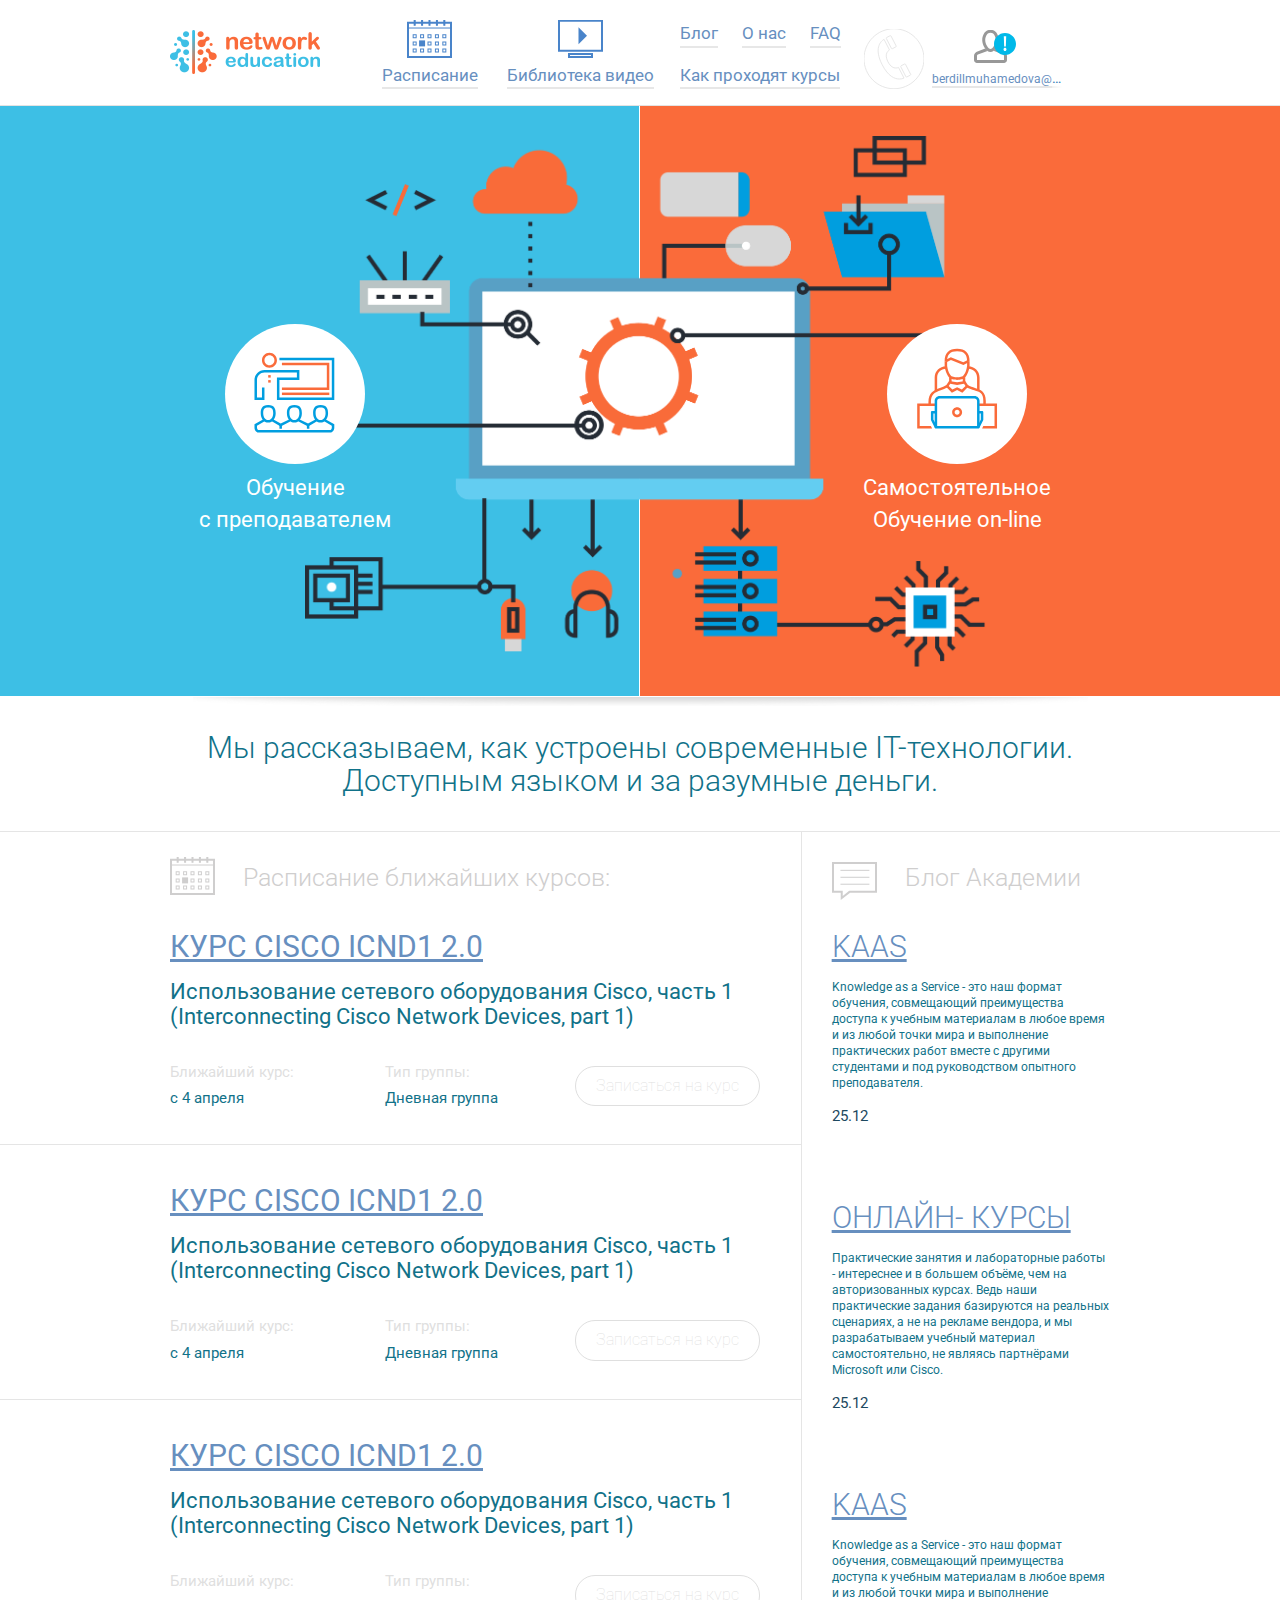
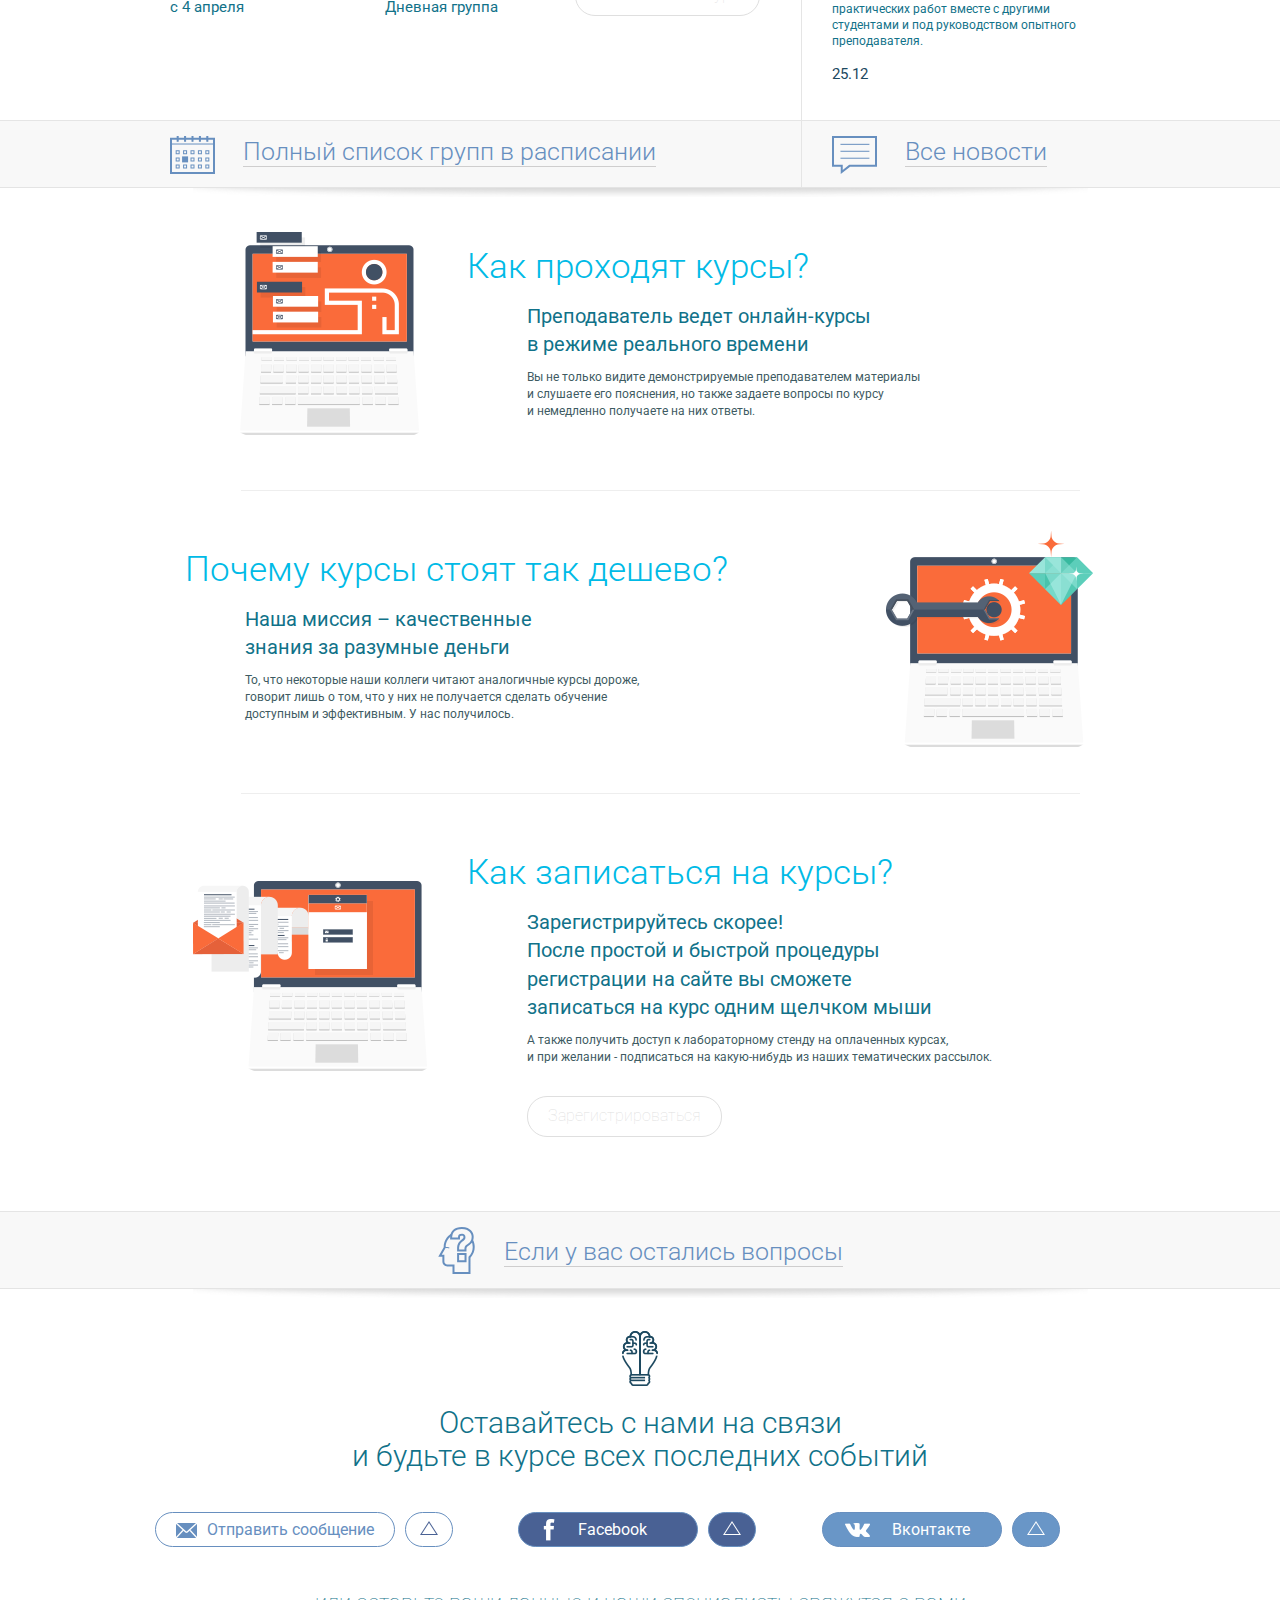
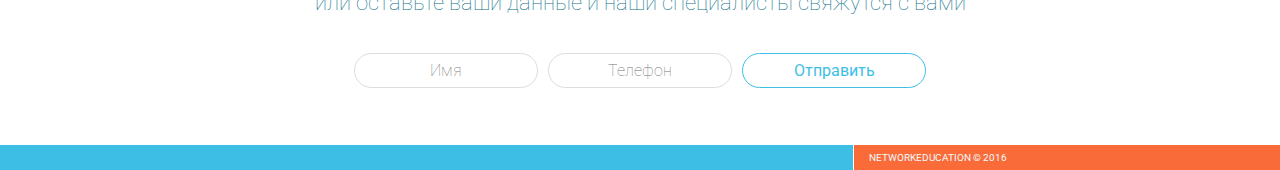
<file: index.html>
<!DOCTYPE html>
<html lang="en">
<head>
    <meta charset="utf-8">
    <meta http-equiv="X-UA-Compatible" content="IE=edge">
    <!--<meta name="viewport" content="width=device-width; initial-scale=1">-->
    <!--<meta name="viewport" content="initial-scale=1, maximum-scale=1, user-scalable=no">-->
    <!-- The above 3 meta tags *must* come first in the head; any other head content must come *after* these tags -->
    <title>NetWork</title>
    <!-- Bootstrap -->
    <link href="css/bootstrap.min.css" rel="stylesheet">
    <link href="css/style.css" rel="stylesheet">
    <!-- HTML5 shim and Respond.js for IE8 support of HTML5 elements and media queries -->
    <!-- WARNING: Respond.js doesn't work if you view the page via file:// -->
    <!--[if lt IE 9]>
      <script src="https://oss.maxcdn.com/html5shiv/3.7.2/html5shiv.min.js"></script>
      <script src="https://oss.maxcdn.com/respond/1.4.2/respond.min.js"></script>
    <![endif]-->
</head>
<body>
<div class="header">
    <div class="container">
        <div class="col-xs-2 logo_bl">
            <a href="#" class="logo">
                <img src="img/logo.png" alt="">
            </a>
        </div>
        <div class="col-xs-10">
            <ul class="link_header link_header_icons">
                <li>
                    <a href="#">
                    <span class="link_header_ico">
                        <svg version="1.1" baseProfile="basic" id="Слой_1"
	 xmlns="http://www.w3.org/2000/svg" xmlns:xlink="http://www.w3.org/1999/xlink" x="0px" y="0px" width="45px" height="38px"
	 viewBox="0 0 45 38" xml:space="preserve">
<g>
	<path fill="#4984CA" d="M43,3.717V36H2V3.717H43 M45,1.717H0V38h45V1.717L45,1.717z"/>
</g>
<g>
	<g>
		<path fill="#4984CA" d="M8.67,15.317v2h-2v-2H8.67 M9.67,14.317h-4v4h4V14.317L9.67,14.317z"/>
	</g>
	<g>
		<path fill="#4984CA" d="M16.085,15.317v2h-2v-2H16.085 M17.085,14.317h-4v4h4V14.317L17.085,14.317z"/>
	</g>
	<g>
		<path fill="#4984CA" d="M23.5,15.317v2h-2v-2H23.5 M24.5,14.317h-4v4h4V14.317L24.5,14.317z"/>
	</g>
	<g>
		<path fill="#4984CA" d="M30.916,15.317v2h-2v-2H30.916 M31.916,14.317h-4v4h4V14.317L31.916,14.317z"/>
	</g>
	<g>
		<path fill="#4984CA" d="M38.331,15.317v2h-2v-2H38.331 M39.331,14.317h-4v4h4V14.317L39.331,14.317z"/>
	</g>
</g>
<g>
	<path fill="#4984CA" d="M8.67,22.389v2h-2v-2H8.67 M9.67,21.389h-4v4h4V21.389L9.67,21.389z"/>
</g>
<g>
	<path fill="#4984CA" d="M18.085,20.389h-6v6h6V20.389L18.085,20.389z"/>
</g>
<g>
	<path fill="#4984CA" d="M23.5,22.389v2h-2v-2H23.5 M24.5,21.389h-4v4h4V21.389L24.5,21.389z"/>
</g>
<g>
	<path fill="#4984CA" d="M30.916,22.389v2h-2v-2H30.916 M31.916,21.389h-4v4h4V21.389L31.916,21.389z"/>
</g>
<g>
	<path fill="#4984CA" d="M38.331,22.389v2h-2v-2H38.331 M39.331,21.389h-4v4h4V21.389L39.331,21.389z"/>
</g>
<g>
	<g>
		<path fill="#4984CA" d="M8.67,29.46v2h-2v-2H8.67 M9.67,28.46h-4v4h4V28.46L9.67,28.46z"/>
	</g>
	<g>
		<path fill="#4984CA" d="M16.085,29.46v2h-2v-2H16.085 M17.085,28.46h-4v4h4V28.46L17.085,28.46z"/>
	</g>
	<g>
		<path fill="#4984CA" d="M23.5,29.46v2h-2v-2H23.5 M24.5,28.46h-4v4h4V28.46L24.5,28.46z"/>
	</g>
	<g>
		<path fill="#4984CA" d="M30.916,29.46v2h-2v-2H30.916 M31.916,28.46h-4v4h4V28.46L31.916,28.46z"/>
	</g>
	<g>
		<path fill="#4984CA" d="M38.331,29.46v2h-2v-2H38.331 M39.331,28.46h-4v4h4V28.46L39.331,28.46z"/>
	</g>
</g>
<g>
	<rect x="7.17" y="0.217" fill="#4984CA" width="1" height="5"/>
	<g>
		<path fill="#4984CA" d="M7.67,0.717v4V0.717 M8.67-0.283h-2v6h2V-0.283L8.67-0.283z"/>
	</g>
</g>
<g>
	<rect x="36.832" y="0.217" fill="#4984CA" width="1" height="5"/>
	<g>
		<path fill="#4984CA" d="M37.332,0.717v4V0.717 M38.332-0.283h-2v6h2V-0.283L38.332-0.283z"/>
	</g>
</g>
<g>
	<rect x="14.585" y="0.217" fill="#4984CA" width="1" height="5"/>
	<g>
		<path fill="#4984CA" d="M15.085,0.717v4V0.717 M16.085-0.283h-2v6h2V-0.283L16.085-0.283z"/>
	</g>
</g>
<g>
	<rect x="22" y="0.217" fill="#4984CA" width="1" height="5"/>
	<g>
		<path fill="#4984CA" d="M22.5,0.717v4V0.717 M23.5-0.283h-2v6h2V-0.283L23.5-0.283z"/>
	</g>
</g>
<g>
	<rect x="29.416" y="0.217" fill="#4984CA" width="1" height="5"/>
	<g>
		<path fill="#4984CA" d="M29.916,0.717v4V0.717 M30.916-0.283h-2v6h2V-0.283L30.916-0.283z"/>
	</g>
</g>
<line fill="none" stroke="#4984CA" stroke-miterlimit="10" x1="0" y1="8.016" x2="45" y2="8.016"/>
</svg>
                    </span>
                    <span class="link_header_txt">
                        Расписание
                    </span>
                </a>
                </li>
                <li>
                    <a href="#">
                    <span class="link_header_ico">
                        <svg version="1.1" baseProfile="basic" id="Слой_1"
	 xmlns="http://www.w3.org/2000/svg" xmlns:xlink="http://www.w3.org/1999/xlink" x="0px" y="0px" width="45px" height="38px"
	 viewBox="0 0 45 38" xml:space="preserve">
<g>
	<path fill="#4984CA" d="M43,1.717v28H2v-28H43 M45-0.283H0v32h45V-0.283L45-0.283z"/>
</g>
<g>
	<path fill="#4984CA" d="M33,35v1H12v-1H33 M35,33H10v5h25V33L35,33z"/>
</g>
<polygon fill="#4984CA" points="20.508,24.208 20.508,7.225 29,15.716 "/>
</svg>
                    </span>
                    <span class="link_header_txt">
                        Библиотека видео
                    </span>
                    </a>
                </li>
            </ul>
            <ul class="link_header links_header">
                <li>
                    <a href="#">
                    <span class="link_header_txt">
                        Блог
                    </span>
                    </a>
                </li>
                <li>
                    <a href="#">
                    <span class="link_header_txt">
                        О нас
                    </span>
                    </a>
                </li>
                <li>
                    <a href="#">
                    <span class="link_header_txt">
                       FAQ
                    </span>
                    </a>
                </li>
                <li>
                    <a href="#">
                    <span class="link_header_txt">
                        Как проходят курсы
                    </span>
                    </a>
                </li>
            </ul>
            <div class="call_and_prof_name">
                <div class="phone_bl">
                    <button class="call_btn">
                        <svg version="1.1" id="Слой_1" xmlns="http://www.w3.org/2000/svg" xmlns:xlink="http://www.w3.org/1999/xlink" x="0px" y="0px"
	 width="60px" height="60px" viewBox="0 0 60 60" enable-background="new 0 0 60 60" xml:space="preserve">
<path class="circle_phone" fill="transparent" stroke="#e7e7e7" d="M29.982-0.25c-16.568,0-30,13.432-30,30c0,16.568,13.432,30,30,30s30-13.432,30-30
	C59.982,13.182,46.551-0.25,29.982-0.25L29.982-0.25z"/>
<g>
	<g>
		<path fill="none" stroke="#e7e7e7" d="M26.4,6.65c-0.108,0-0.218,0.025-0.321,0.077l-3.462,1.785c-0.345,0.178-0.481,0.603-0.304,0.947
			l5.115,9.921c0.124,0.242,0.371,0.381,0.626,0.381c0.108,0,0.218-0.025,0.32-0.078l3.462-1.786
			c0.344-0.179,0.479-0.601,0.303-0.947l-5.113-9.92C26.902,6.789,26.655,6.65,26.4,6.65L26.4,6.65z"/>
	</g>
	<g>
		<path fill="none" stroke="#e7e7e7" d="M40.863,34.938c-0.105,0-0.22,0.025-0.322,0.08l-3.463,1.782c-0.344,0.177-0.479,0.603-0.303,0.946
			l5.113,9.922c0.122,0.242,0.368,0.381,0.624,0.381c0.106,0,0.22-0.025,0.322-0.078l3.462-1.785
			c0.345-0.178,0.479-0.604,0.305-0.944l-5.113-9.923C41.363,35.078,41.115,34.938,40.863,34.938L40.863,34.938z"/>
	</g>
	<g>
		<path fill="none" stroke="#e7e7e7" d="M35.335,50.01c-4.468,0-11.063-2.471-17.13-14.241c-8.463-16.422-1.464-23.122,0.883-24.782l0.938-0.665
			l5.465,10.603l-0.683,0.506c-0.546,0.404-1.314,1.123-1.871,2.249c-0.828,1.673-1.326,4.614,1.002,9.134
			c2.631,5.104,5.729,6.178,7.866,6.178c0.822,0,1.496-0.156,1.918-0.287l0.802-0.252l5.461,10.604l-1.088,0.379
			C38.14,49.694,36.906,50.01,35.335,50.01z"/>
	</g>
</g>
</svg>
                    </button>
                    <div class="call_back__data">
                        <svg class="phone_ico_call" version="1.1" id="Слой_1" xmlns="http://www.w3.org/2000/svg" xmlns:xlink="http://www.w3.org/1999/xlink" x="0px" y="0px"
	 width="60px" height="60px" viewBox="0 0 60 60" enable-background="new 0 0 60 60" xml:space="preserve">
<path class="circle_phone" fill="transparent" stroke="none" d="M30,0C13.432,0,0,13.432,0,30c0,16.568,13.432,30,30,30c16.568,0,30-13.432,30-30C60,13.432,46.568,0,30,0
	L30,0z"/>
<g>
	<path fill="none" stroke="#e7e7e7" d="M25.257,9.135l3.926,7.616l-1.157,0.596L24.1,9.731L25.257,9.135 M25.815,6.686
		c-0.108,0-0.218,0.025-0.321,0.077l-3.462,1.785c-0.345,0.178-0.481,0.603-0.304,0.947l5.115,9.921
		c0.124,0.242,0.371,0.381,0.626,0.381c0.108,0,0.218-0.025,0.32-0.078l3.463-1.786c0.344-0.179,0.479-0.601,0.303-0.947
		l-5.114-9.92C26.317,6.824,26.07,6.686,25.815,6.686L25.815,6.686z"/>
</g>
<g>
	<path fill="none" stroke="#e7e7e7" d="M40.002,37.708l3.925,7.612l-1.157,0.598l-3.924-7.613L40.002,37.708 M40.561,35.258
		c-0.106,0-0.219,0.025-0.322,0.079l-3.463,1.783c-0.344,0.177-0.479,0.603-0.303,0.946l5.114,9.922
		c0.122,0.242,0.368,0.381,0.624,0.381c0.107,0,0.219-0.025,0.322-0.078l3.462-1.786c0.345-0.177,0.479-0.603,0.305-0.944
		l-5.114-9.922C41.061,35.396,40.814,35.258,40.561,35.258L40.561,35.258z"/>
</g>
<g>
	<path fill="none" stroke="#e7e7e7"d="M36.309,49.619c-4.468,0-11.064-2.471-17.13-14.241c-8.463-16.423-1.464-23.122,0.883-24.783L21,9.93
		l5.465,10.603l-0.683,0.506c-0.546,0.404-1.314,1.123-1.871,2.249c-0.828,1.673-1.326,4.614,1.002,9.134
		c2.631,5.105,5.729,6.178,7.866,6.178c0.822,0,1.496-0.156,1.918-0.287l0.802-0.252l5.46,10.602l-1.087,0.379
		C39.113,49.305,37.88,49.619,36.309,49.619z"/>
</g>
</svg>
                      <div class="call_back_container">
                          <p>Оставьте ваши данные и наши специалисты свяжутся с вами</p>
                          <div class="col-xs-4 form_callback">
                              <input type="text" class="form_input" placeholder="Имя">
                          </div>
                          <div class="col-xs-4 form_callback">
                              <input type="text" class="form_input" placeholder="Телефон">
                          </div>
                          <div class="col-xs-4 form_callback">
                              <a href="#" class="btn_form">Отправить</a>
                          </div>
                      </div>
                    </div>
                </div>
                <div class="prof_link_name_bl">
                    <a href="#" class="prof_link">
                        <div class="prof_link_ico_bl">
                         <span class="prof_link_ico">
                        <svg version="1.1" baseProfile="basic" id="Слой_1"
	 xmlns="http://www.w3.org/2000/svg" xmlns:xlink="http://www.w3.org/1999/xlink" x="0px" y="0px" width="22px" height="22px"
	 viewBox="0 0 22 22" xml:space="preserve">
<path fill="#989898" d="M11,1.858c2.879,0,3.51,3.548,3.51,4.916c0,2.461-2.034,5.851-3.51,5.851c-1.476,0-3.51-3.39-3.51-5.851
	C7.49,5.407,8.121,1.858,11,1.858 M11-0.142c-3.875,0-5.51,3.873-5.51,6.916c0,3.043,2.466,7.851,5.51,7.851
	c3.043,0,5.51-4.808,5.51-7.851C16.51,3.731,14.875-0.142,11-0.142L11-0.142z"/>
<g>
	<path fill="#989898" d="M122.5-12.25v28h-41v-28H122.5 M124.5-14.25h-45v32h45V-14.25L124.5-14.25z"/>
</g>
<path fill="#989898" d="M20.137,14.523l-5.584-2.179c-0.45,0.621-0.962,1.156-1.518,1.554l6.373,2.487
	C19.668,16.487,20,16.973,20,17.251V20H2v-2.749c0-0.274,0.327-0.749,0.583-0.847l6.443-2.466c-0.566-0.392-1.089-0.924-1.548-1.549
	l-5.61,2.146C0.84,14.93,0,16.151,0,17.251V20c0,1.1,0.9,2,2,2h18c1.1,0,2-0.9,2-2v-2.749C22,16.151,21.161,14.924,20.137,14.523z"
	/>
</svg>
                    </span>
                        </div>
                    <span class="prof_link_name">
                        berdillmuhamedova@gmail.com
                    </span>
                    </a>
                    <div class="prof_link_option_bl">
                        <a href="#">Личный кабинет</a>
                        <a href="#">Настройка учетной записи</a>
                        <a href="#">Выйти</a>
                    </div>
                </div>
            </div>
        </div>
    </div>
</div>
<div class="content">
    <div class="trainin_bl">
        <a href="#" class="trainin_bl_left">
            <img class="image_left" src="img/img_blue_bl.png">
            <span class="trainin_link">
                <span class="trainin_link_ico">
                    <img src="img/left.svg" alt="">
                </span>
                <span class="trainin_link_txt">Обучение<br>с преподавателем</span>
            </span>
        </a>
        <a href="#" class="trainin_bl_right">
            <img class="image_right" src="img/img_orange_bl.png">
            <span class="trainin_link">
                <span class="trainin_link_ico">
                    <img src="img/right.svg" alt="">
                </span>
                <span class="trainin_link_txt">Самостоятельное<br>Обучение on-line</span>
            </span>
        </a>
    </div>
    <div class="container">
        <div class="row">
            <div class="col-xs-12 text-center">
                <h1 class="title_opis">Мы рассказываем, как устроены современные IT-технологии.
                    Доступным языком и за разумные деньги.</h1>
            </div>
        </div>
        <div class="row kurs_and_news_bl">
            <div class="col-xs-8 courses_bl_list">
                <div class="col-xs-12">
                    <p class="forums_blocks courses block">
                        <span class="ico_forums">
                        <svg version="1.1" baseProfile="basic" id="Слой_1"
	 xmlns="http://www.w3.org/2000/svg" xmlns:xlink="http://www.w3.org/1999/xlink" x="0px" y="0px" width="45px" height="38px"
	 viewBox="0 0 45 38" xml:space="preserve">
<g>
	<path fill="#4984CA" d="M43,3.717V36H2V3.717H43 M45,1.717H0V38h45V1.717L45,1.717z"/>
</g>
<g>
	<g>
		<path fill="#4984CA" d="M8.67,15.317v2h-2v-2H8.67 M9.67,14.317h-4v4h4V14.317L9.67,14.317z"/>
	</g>
	<g>
		<path fill="#4984CA" d="M16.085,15.317v2h-2v-2H16.085 M17.085,14.317h-4v4h4V14.317L17.085,14.317z"/>
	</g>
	<g>
		<path fill="#4984CA" d="M23.5,15.317v2h-2v-2H23.5 M24.5,14.317h-4v4h4V14.317L24.5,14.317z"/>
	</g>
	<g>
		<path fill="#4984CA" d="M30.916,15.317v2h-2v-2H30.916 M31.916,14.317h-4v4h4V14.317L31.916,14.317z"/>
	</g>
	<g>
		<path fill="#4984CA" d="M38.331,15.317v2h-2v-2H38.331 M39.331,14.317h-4v4h4V14.317L39.331,14.317z"/>
	</g>
</g>
<g>
	<path fill="#4984CA" d="M8.67,22.389v2h-2v-2H8.67 M9.67,21.389h-4v4h4V21.389L9.67,21.389z"/>
</g>
<g>
	<path fill="#4984CA" d="M18.085,20.389h-6v6h6V20.389L18.085,20.389z"/>
</g>
<g>
	<path fill="#4984CA" d="M23.5,22.389v2h-2v-2H23.5 M24.5,21.389h-4v4h4V21.389L24.5,21.389z"/>
</g>
<g>
	<path fill="#4984CA" d="M30.916,22.389v2h-2v-2H30.916 M31.916,21.389h-4v4h4V21.389L31.916,21.389z"/>
</g>
<g>
	<path fill="#4984CA" d="M38.331,22.389v2h-2v-2H38.331 M39.331,21.389h-4v4h4V21.389L39.331,21.389z"/>
</g>
<g>
	<g>
		<path fill="#4984CA" d="M8.67,29.46v2h-2v-2H8.67 M9.67,28.46h-4v4h4V28.46L9.67,28.46z"/>
	</g>
	<g>
		<path fill="#4984CA" d="M16.085,29.46v2h-2v-2H16.085 M17.085,28.46h-4v4h4V28.46L17.085,28.46z"/>
	</g>
	<g>
		<path fill="#4984CA" d="M23.5,29.46v2h-2v-2H23.5 M24.5,28.46h-4v4h4V28.46L24.5,28.46z"/>
	</g>
	<g>
		<path fill="#4984CA" d="M30.916,29.46v2h-2v-2H30.916 M31.916,28.46h-4v4h4V28.46L31.916,28.46z"/>
	</g>
	<g>
		<path fill="#4984CA" d="M38.331,29.46v2h-2v-2H38.331 M39.331,28.46h-4v4h4V28.46L39.331,28.46z"/>
	</g>
</g>
<g>
	<rect x="7.17" y="0.217" fill="#4984CA" width="1" height="5"/>
	<g>
		<path fill="#4984CA" d="M7.67,0.717v4V0.717 M8.67-0.283h-2v6h2V-0.283L8.67-0.283z"/>
	</g>
</g>
<g>
	<rect x="36.832" y="0.217" fill="#4984CA" width="1" height="5"/>
	<g>
		<path fill="#4984CA" d="M37.332,0.717v4V0.717 M38.332-0.283h-2v6h2V-0.283L38.332-0.283z"/>
	</g>
</g>
<g>
	<rect x="14.585" y="0.217" fill="#4984CA" width="1" height="5"/>
	<g>
		<path fill="#4984CA" d="M15.085,0.717v4V0.717 M16.085-0.283h-2v6h2V-0.283L16.085-0.283z"/>
	</g>
</g>
<g>
	<rect x="22" y="0.217" fill="#4984CA" width="1" height="5"/>
	<g>
		<path fill="#4984CA" d="M22.5,0.717v4V0.717 M23.5-0.283h-2v6h2V-0.283L23.5-0.283z"/>
	</g>
</g>
<g>
	<rect x="29.416" y="0.217" fill="#4984CA" width="1" height="5"/>
	<g>
		<path fill="#4984CA" d="M29.916,0.717v4V0.717 M30.916-0.283h-2v6h2V-0.283L30.916-0.283z"/>
	</g>
</g>
<line fill="none" stroke="#4984CA" stroke-miterlimit="10" x1="0" y1="8.016" x2="45" y2="8.016"/>
</svg>
                    </span>
                        Расписание ближайших курсов:</p>
                </div>
                <div class="col-xs-12 kurs_bl">
                    <div class="row">
                        <div class="col-xs-12">
                            <a href="#" class="title_name_courses">Курс Cisco ICND1 2.0</a>
                            <p class="info_name_courses">Использование сетевого оборудования Cisco, часть 1 (Interconnecting Cisco Network Devices, part 1) </p>
                        </div>
                    </div>
                    <div class="row">
                        <div class="col-xs-4">
                            <span class="nearest_courses">Ближайший курс:</span>
                            <span class="nearest_courses_date">с 4 апреля</span>
                        </div>
                        <div class="col-xs-4">
                            <span class="nearest_courses">Тип группы:</span>
                            <span class="nearest_courses_date">Дневная группа</span>
                        </div>
                        <div class="col-xs-4">
                            <button class="btn btn_rec_courses">Записаться на курс</button>
                        </div>
                    </div>
                </div>
                <div class="col-xs-12 kurs_bl">
                    <div class="row">
                        <div class="col-xs-12">
                            <a href="#" class="title_name_courses">Курс Cisco ICND1 2.0</a>
                            <p class="info_name_courses">Использование сетевого оборудования Cisco, часть 1 (Interconnecting Cisco Network Devices, part 1) </p>
                        </div>
                    </div>
                    <div class="row">
                        <div class="col-xs-4">
                            <span class="nearest_courses">Ближайший курс:</span>
                            <span class="nearest_courses_date">с 4 апреля</span>
                        </div>
                        <div class="col-xs-4">
                            <span class="nearest_courses">Тип группы:</span>
                            <span class="nearest_courses_date">Дневная группа</span>
                        </div>
                        <div class="col-xs-4">
                            <button class="btn btn_rec_courses">Записаться на курс</button>
                        </div>
                    </div>
                </div>
                <div class="col-xs-12 kurs_bl">
                    <div class="row">
                        <div class="col-xs-12">
                            <a href="#" class="title_name_courses">Курс Cisco ICND1 2.0</a>
                            <p class="info_name_courses">Использование сетевого оборудования Cisco, часть 1 (Interconnecting Cisco Network Devices, part 1) </p>
                        </div>
                    </div>
                    <div class="row">
                        <div class="col-xs-4">
                            <span class="nearest_courses">Ближайший курс:</span>
                            <span class="nearest_courses_date">с 4 апреля</span>
                        </div>
                        <div class="col-xs-4">
                            <span class="nearest_courses">Тип группы:</span>
                            <span class="nearest_courses_date">Дневная группа</span>
                        </div>
                        <div class="col-xs-4">
                            <button class="btn btn_rec_courses">Записаться на курс</button>
                        </div>
                    </div>
                </div>
            </div>
            <div class="col-xs-4 blogs_bl_list">
                <div class="col-xs-12">
                    <p class="forums_blocks blog_academ">
                        <span class="ico_forums">
                        <svg version="1.1" baseProfile="basic" id="Слой_1"
	 xmlns="http://www.w3.org/2000/svg" xmlns:xlink="http://www.w3.org/1999/xlink" x="0px" y="0px" width="45px" height="38px"
	 viewBox="0 0 45 38" xml:space="preserve">
<g>
	<g>
		<g>
			<path fill="#4984CA" d="M43,2v26.703H18.122h-0.686l-0.542,0.421l-6.156,4.787v-3.208v-2h-2H2V2H43 M45,0H0v30.703h8.738V38
				l9.384-7.297H45V0L45,0z"/>
		</g>
		<g>
			<g>
				<rect x="8.46" y="7.83" fill="#4984CA" width="28.929" height="1"/>
			</g>
			<g>
				<rect x="8.46" y="14.775" fill="#4984CA" width="28.929" height="1"/>
			</g>
			<g>
				<rect x="8.46" y="21.716" fill="#4984CA" width="28.929" height="1"/>
			</g>
		</g>
	</g>
</g>
</svg>
                    </span>
                        Блог Академии</p>
                </div>
                <div class="col-xs-12 blogs_bl">
                    <div class="row">
                        <div class="col-xs-12">
                            <a href="#" class="title_name_courses">KaaS</a>
                            <p class="info_name_courses">Knowledge as a Service - это наш
                                формат обучения, совмещающий
                                преимущества доступа к учебным материалам в любое время и из любой точки мира и выполнение практических работ вместе с другими студентами и под руководством опытного преподавателя.</p>
                        </div>
                    </div>
                    <div class="row">
                        <div class="col-xs-12">
                            <span class="date_blogs">25.12</span>
                        </div>
                    </div>
                </div>
                <div class="col-xs-12 blogs_bl">
                    <div class="row">
                        <div class="col-xs-12">
                            <a href="#" class="title_name_courses">Онлайн- курсы</a>
                            <p class="info_name_courses">
                                Практические занятия и лабораторные работы - интереснее и в большем объёме, чем на авторизованных курсах. Ведь наши практические задания базируются на реальных сценариях, а не на рекламе вендора, и мы разрабатываем учебный материал самостоятельно, не являясь партнёрами Microsoft или Cisco.
                            </p>
                        </div>
                    </div>
                    <div class="row">
                        <div class="col-xs-12">
                            <span class="date_blogs">25.12</span>
                        </div>
                    </div>
                </div>
                <div class="col-xs-12 blogs_bl">
                    <div class="row">
                        <div class="col-xs-12">
                            <a href="#" class="title_name_courses">KaaS</a>
                            <p class="info_name_courses">Knowledge as a Service - это наш
                                формат обучения, совмещающий
                                преимущества доступа к учебным материалам в любое время и из любой точки мира и выполнение практических работ вместе с другими студентами и под руководством опытного преподавателя.</p>
                        </div>
                    </div>
                    <div class="row">
                        <div class="col-xs-12">
                            <span class="date_blogs">25.12</span>
                        </div>
                    </div>
                </div>
            </div>
        </div>
    </div>
    <div class="link_pod_kurs">
        <div class="container">
            <div class="row kurs_and_news_bl">
                <div class="col-xs-8 courses_bl_list">
                    <div class="col-xs-12">
                        <a href="#" class="forums_blocks blog_academ">
                        <span class="ico_forums">
                          <svg version="1.1" baseProfile="basic" id="Слой_1"
	 xmlns="http://www.w3.org/2000/svg" xmlns:xlink="http://www.w3.org/1999/xlink" x="0px" y="0px" width="45px" height="38px"
	 viewBox="0 0 45 38" xml:space="preserve">
<g>
	<path fill="#4984CA" d="M43,3.717V36H2V3.717H43 M45,1.717H0V38h45V1.717L45,1.717z"/>
</g>
<g>
	<g>
		<path fill="#4984CA" d="M8.67,15.317v2h-2v-2H8.67 M9.67,14.317h-4v4h4V14.317L9.67,14.317z"/>
	</g>
	<g>
		<path fill="#4984CA" d="M16.085,15.317v2h-2v-2H16.085 M17.085,14.317h-4v4h4V14.317L17.085,14.317z"/>
	</g>
	<g>
		<path fill="#4984CA" d="M23.5,15.317v2h-2v-2H23.5 M24.5,14.317h-4v4h4V14.317L24.5,14.317z"/>
	</g>
	<g>
		<path fill="#4984CA" d="M30.916,15.317v2h-2v-2H30.916 M31.916,14.317h-4v4h4V14.317L31.916,14.317z"/>
	</g>
	<g>
		<path fill="#4984CA" d="M38.331,15.317v2h-2v-2H38.331 M39.331,14.317h-4v4h4V14.317L39.331,14.317z"/>
	</g>
</g>
<g>
	<path fill="#4984CA" d="M8.67,22.389v2h-2v-2H8.67 M9.67,21.389h-4v4h4V21.389L9.67,21.389z"/>
</g>
<g>
	<path fill="#4984CA" d="M18.085,20.389h-6v6h6V20.389L18.085,20.389z"/>
</g>
<g>
	<path fill="#4984CA" d="M23.5,22.389v2h-2v-2H23.5 M24.5,21.389h-4v4h4V21.389L24.5,21.389z"/>
</g>
<g>
	<path fill="#4984CA" d="M30.916,22.389v2h-2v-2H30.916 M31.916,21.389h-4v4h4V21.389L31.916,21.389z"/>
</g>
<g>
	<path fill="#4984CA" d="M38.331,22.389v2h-2v-2H38.331 M39.331,21.389h-4v4h4V21.389L39.331,21.389z"/>
</g>
<g>
	<g>
		<path fill="#4984CA" d="M8.67,29.46v2h-2v-2H8.67 M9.67,28.46h-4v4h4V28.46L9.67,28.46z"/>
	</g>
	<g>
		<path fill="#4984CA" d="M16.085,29.46v2h-2v-2H16.085 M17.085,28.46h-4v4h4V28.46L17.085,28.46z"/>
	</g>
	<g>
		<path fill="#4984CA" d="M23.5,29.46v2h-2v-2H23.5 M24.5,28.46h-4v4h4V28.46L24.5,28.46z"/>
	</g>
	<g>
		<path fill="#4984CA" d="M30.916,29.46v2h-2v-2H30.916 M31.916,28.46h-4v4h4V28.46L31.916,28.46z"/>
	</g>
	<g>
		<path fill="#4984CA" d="M38.331,29.46v2h-2v-2H38.331 M39.331,28.46h-4v4h4V28.46L39.331,28.46z"/>
	</g>
</g>
<g>
	<rect x="7.17" y="0.217" fill="#4984CA" width="1" height="5"/>
	<g>
		<path fill="#4984CA" d="M7.67,0.717v4V0.717 M8.67-0.283h-2v6h2V-0.283L8.67-0.283z"/>
	</g>
</g>
<g>
	<rect x="36.832" y="0.217" fill="#4984CA" width="1" height="5"/>
	<g>
		<path fill="#4984CA" d="M37.332,0.717v4V0.717 M38.332-0.283h-2v6h2V-0.283L38.332-0.283z"/>
	</g>
</g>
<g>
	<rect x="14.585" y="0.217" fill="#4984CA" width="1" height="5"/>
	<g>
		<path fill="#4984CA" d="M15.085,0.717v4V0.717 M16.085-0.283h-2v6h2V-0.283L16.085-0.283z"/>
	</g>
</g>
<g>
	<rect x="22" y="0.217" fill="#4984CA" width="1" height="5"/>
	<g>
		<path fill="#4984CA" d="M22.5,0.717v4V0.717 M23.5-0.283h-2v6h2V-0.283L23.5-0.283z"/>
	</g>
</g>
<g>
	<rect x="29.416" y="0.217" fill="#4984CA" width="1" height="5"/>
	<g>
		<path fill="#4984CA" d="M29.916,0.717v4V0.717 M30.916-0.283h-2v6h2V-0.283L30.916-0.283z"/>
	</g>
</g>
<line fill="none" stroke="#4984CA" stroke-miterlimit="10" x1="0" y1="8.016" x2="45" y2="8.016"/>
</svg>
                    </span>
                            <span>Полный список групп в расписании</span></a>
                    </div>
                </div>
                <div class="col-xs-4 blogs_bl_list">
                    <div class="col-xs-12">
                        <a href="#" class="forums_blocks blog_academ">
                        <span class="ico_forums">
                        <svg version="1.1" baseProfile="basic" id="Слой_1"
	 xmlns="http://www.w3.org/2000/svg" xmlns:xlink="http://www.w3.org/1999/xlink" x="0px" y="0px" width="45px" height="38px"
	 viewBox="0 0 45 38" xml:space="preserve">
<g>
	<g>
		<g>
			<path fill="#4984CA" d="M43,2v26.703H18.122h-0.686l-0.542,0.421l-6.156,4.787v-3.208v-2h-2H2V2H43 M45,0H0v30.703h8.738V38
				l9.384-7.297H45V0L45,0z"/>
		</g>
		<g>
			<g>
				<rect x="8.46" y="7.83" fill="#4984CA" width="28.929" height="1"/>
			</g>
			<g>
				<rect x="8.46" y="14.775" fill="#4984CA" width="28.929" height="1"/>
			</g>
			<g>
				<rect x="8.46" y="21.716" fill="#4984CA" width="28.929" height="1"/>
			</g>
		</g>
	</g>
</g>
</svg>
                    </span>
                            <span>Все новости</span></a>
                    </div>
                </div>
            </div>
        </div>
    </div>
    <div class="container step_courses">
        <div class="row step_courses_list">
            <div class="col-xs-3 step_courses_img_bl">
                <img src="img/img_1.png" alt="">
            </div>
            <div class="col-xs-7 step_courses_txt_bl">
                <h3 class="step_courses_title">Как проходят курсы?</h3>
                <div class="step_courses_bl_txt">
                    <p class="step_courses_text">Преподаватель ведет онлайн-курсы<br>
                        в режиме реального времени </p>
                    <p class="step_courses_comment">Вы не только видите демонстрируемые преподавателем материалы<br>
                        и слушаете его пояснения, но также задаете вопросы по курсу<br>
                        и немедленно получаете на них ответы.</p>
                </div>
            </div>
            <hr>
        </div>
        <div class="row step_courses_list">
            <div class="col-xs-7 step_courses_txt_bl">
                <h3 class="step_courses_title">Почему курсы стоят так дешево?</h3>
                <div class="step_courses_bl_txt">
                    <p class="step_courses_text">Наша миссия – качественные<br>
                        знания за разумные деньги </p>
                    <p class="step_courses_comment">То, что некоторые наши коллеги читают аналогичные курсы дороже,<br>
                        говорит лишь о том, что у них не получается сделать обучение<br>
                        доступным и эффективным. У нас получилось.<br>
                        </p>
                </div>
            </div>
            <div class="col-xs-3 step_courses_img_bl">
                <img src="img/img_2.png" alt="">
            </div>
            <hr>
        </div>
        <div class="row step_courses_list">
            <div class="col-xs-3 step_courses_img_bl">
                <img src="img/img_3.png" alt="" style="margin-top: 40px">
            </div>
            <div class="col-xs-7 step_courses_txt_bl">
                <h3 class="step_courses_title">Как записаться на курсы?</h3>
                <div class="step_courses_bl_txt">
                    <p class="step_courses_text">Зарегистрируйтесь скорее!<br>
                        После простой и быстрой процедуры<br>
                        регистрации на сайте вы сможете<br>
                        записаться на курс одним щелчком мыши </p>
                    <p class="step_courses_comment">А также получить доступ к лабораторному стенду на оплаченных курсах,<br>
                        и при желании - подписаться на какую-нибудь из наших тематических рассылок.</p>
                    <button class="btn btn_rec_courses">Зарегистрироваться</button>

                </div>
            </div>
        </div>


    </div>
    <div class="link_pod_kurs">
        <div class="container">
            <div class="row kurs_and_news_bl">
                <div class="col-xs-12 text-center">

                        <a href="#" class="forums_blocks blog_academ">
                        <span class="ico_forums">
                        <svg version="1.1" baseProfile="basic" id="Слой_1"
	 xmlns="http://www.w3.org/2000/svg" xmlns:xlink="http://www.w3.org/1999/xlink" x="0px" y="0px" width="38px" height="47px"
	 viewBox="0 0 38 47" xml:space="preserve">
<g>
	<g>
		<g>
			<path fill="#4984CA" d="M32.48,46.904H14.496v-7.505H9.294c-2.71,0-4.915-2.204-4.915-4.914v-4.732H0.274l5.417-9.383
				c-0.004-0.134-0.007-0.269-0.007-0.405c0-5.498,2.953-10.637,7.707-13.412l1.009,1.728c-4.142,2.418-6.715,6.895-6.715,11.685
				c0,0.205,0.007,0.408,0.016,0.61l0.013,0.292l-3.975,6.886H6.38v6.732c0,1.606,1.308,2.914,2.915,2.914h7.201v7.505H30.48v-15.1
				l0.293-0.293c2.547-2.549,3.949-5.939,3.949-9.546c0-2.069-0.454-4.054-1.351-5.9l1.799-0.873
				c1.029,2.121,1.552,4.399,1.552,6.773c0,4.001-1.503,7.77-4.242,10.66V46.904z"/>
		</g>
	</g>
	<g>
		<g>
			<path fill="none" stroke="#4984CA" stroke-width="2" stroke-miterlimit="10" d="M7.953,28.94"/>
		</g>
		<g>
			<path fill="none" stroke="#4984CA" stroke-width="2" stroke-miterlimit="10" d="M12.503,24.021"/>
		</g>
		<g>
			<path fill="#4984CA" d="M11.1,21.527c-0.753-0.287-2.262-0.577-4.249-0.816l0.12-0.993c1.461,0.176,3.425,0.471,4.485,0.875
				L11.1,21.527z"/>
		</g>
	</g>
	<g>
		<g>
			<path fill="#4984CA" d="M26.54,28.016v5.334h-5.438v-5.334H26.54 M28.54,26.016h-2h-5.438h-2v2v5.334v2h2h5.438h2v-2v-5.334
				V26.016L28.54,26.016z"/>
		</g>
		<g>
			<path fill="#4984CA" d="M23.799,2.02c7.473,0,9.896,4.648,9.896,7.668c0,7.589-6.555,6.556-7.233,11.362v1.51h-5.359v-1.79
				c0.555-6.873,6.476-6.234,6.355-10.531c0-2.419-1.273-3.571-3.378-3.571c-2.858,0-4.091,0.926-4.091,3.746h-5.843
				C14.265,4.734,17.961,2.02,23.799,2.02 M23.799,0.02c-7.16,0-11.516,3.87-11.653,10.352l-0.043,2.042h2.043h5.843h2v-2
				c0-1.746,0.401-1.746,2.091-1.746c0.972,0,1.378,0.218,1.378,1.571v0.028l0.001,0.028c0.023,0.849-0.329,1.222-1.73,2.329
				c-1.792,1.416-4.246,3.354-4.62,7.985l-0.006,0.081v0.081v1.79v2h2h5.359h2v-2v-1.353c0.196-1.084,0.905-1.635,2.312-2.642
				c2.077-1.487,4.922-3.524,4.922-8.877c0-2.32-0.995-4.646-2.731-6.381C31.463,1.807,28.655,0.02,23.799,0.02L23.799,0.02z"/>
		</g>
	</g>
</g>
</svg>
                        </span>
                            <span>Если у вас остались вопросы</span></a>

                </div>
            </div>
        </div>
    </div>
    <div class="container soc_bl">
        <div class="row soc_bl_title">
            <div class="col-xs-12 text-center">
                <img src="img/bulb_ico.png">
                <h3 class="title">Оставайтесь с нами на связи<br>
                    и будьте в курсе всех последних событий</h3>
            </div>
        </div>
        <div class="row soc_bl_button">
            <div class="col-xs-4">
                <a href="#" class="soc_btn"><img src="img/message_ico.png"><span>Отправить сообщение</span></a>
                <span class="arrow_option"><img src="img/arrow_btn_blue.png">
                <div class="soc_message_bl">
                    <a href="#">По электронной почте</a>
                    <a href="#">Быстрое сообщение прямо на сайте</a>
                </div>
                </span>
            </div>
            <div class="col-xs-4 fb_btn">
                <a href="#" class="soc_btn"><img src="img/fb_ico.png"><span>Facebook</span></a>
                <span class="arrow_option"><img src="img/arrow_btn_white.png">
                <div class="soc_message_bl">
                    <a href="#">Лента новостей</a>
                    <a href="#">Почитать или оставить отзыв</a>
                    <a href="#">Отправить сообщение</a>
                </div>
                </span>
            </div>
            <div class="col-xs-4 vk_btn">
                <a href="#" class="soc_btn"><img src="img/vk_ico.png"><span>Вконтакте</span></a>
                <span class="arrow_option"><img src="img/arrow_btn_white.png">
                <div class="soc_message_bl">
                    <a href="#">Лента новостей</a>
                    <a href="#">Отправить сообщение</a>
                </div></span>
            </div>
        </div>
        <div class="call_back_footer">
            <p class="comment_call_back">или оставьте ваши данные и наши специалисты свяжутся с вами</p>
            <div class="row">
                <div class="col-xs-4 form_callback">
                    <input type="text" class="form_input" placeholder="Имя">
                </div>
                <div class="col-xs-4 form_callback">
                    <input type="text" class="form_input" placeholder="Телефон">
                </div>
                <div class="col-xs-4 form_callback">
                    <a href="#" class="btn_form">Отправить</a>
                </div>
            </div>
        </div>
    </div>
    <!--<div class="row kurs_and_news_bl">-->
        <!--<div class="col-xs-7 courses_bl_list">-->
            <!--<div class="col-xs-12 col-lg-offset-3 col-lg-9 col-md-offset-0 col-md-12 col-sm-12 col-sm-offset-0">-->
                <!--<p>Расписание ближайших курсов:</p>-->
            <!--</div>-->
            <!--<div class="col-xs-12 col-lg-offset-3 col-lg-9 col-md-offset-0 col-md-12 col-sm-12 col-sm-offset-0 kurs_bl">-->
                <!--<div class="row">-->
                    <!--<div class="col-xs-12">-->
                        <!--<a href="#" class="title_name_courses">Курс Cisco ICND1 2.0</a>-->
                        <!--<p class="info_name_courses">Использование сетевого оборудования Cisco, часть 1 (Interconnecting Cisco Network Devices, part 1) </p>-->
                    <!--</div>-->
                <!--</div>-->
                <!--<div class="row">-->
                    <!--<div class="col-xs-4">-->
                        <!--<span class="nearest_courses">Ближайший курс:</span>-->
                        <!--<span class="nearest_courses_date">с 4 апреля</span>-->
                    <!--</div>-->
                    <!--<div class="col-xs-4">-->
                        <!--<span class="nearest_courses">Тип группы:</span>-->
                        <!--<span class="nearest_courses_date">Дневная группа</span>-->
                    <!--</div>-->
                    <!--<div class="col-xs-4">-->
                        <!--<button class="btn btn_rec_courses">Записаться на курс</button>-->
                    <!--</div>-->
                <!--</div>-->
            <!--</div>-->
            <!--<div class="col-xs-12 col-lg-offset-3 col-lg-9 col-md-offset-0 col-md-12 col-sm-12 col-sm-offset-0 kurs_bl">-->
                <!--<div class="row">-->
                    <!--<div class="col-xs-12">-->
                        <!--<a href="#" class="title_name_courses">Курс Cisco ICND1 2.0</a>-->
                        <!--<p class="info_name_courses">Использование сетевого оборудования Cisco, часть 1 (Interconnecting Cisco Network Devices, part 1) </p>-->
                    <!--</div>-->
                <!--</div>-->
                <!--<div class="row">-->
                    <!--<div class="col-xs-4">-->
                        <!--<span class="nearest_courses">Ближайший курс:</span>-->
                        <!--<span class="nearest_courses_date">с 4 апреля</span>-->
                    <!--</div>-->
                    <!--<div class="col-xs-4">-->
                        <!--<span class="nearest_courses">Тип группы:</span>-->
                        <!--<span class="nearest_courses_date">Дневная группа</span>-->
                    <!--</div>-->
                    <!--<div class="col-xs-4">-->
                        <!--<button class="btn btn_rec_courses">Записаться на курс</button>-->
                    <!--</div>-->
                <!--</div>-->
            <!--</div>-->
        <!--</div>-->
    <!--</div>-->

</div>
<div class="footer">
    <div class="col-xs-8 footer_blue_left">

    </div>
    <div class="col-xs-4 footer_orange_right">
        <p>networkeducation © 2016</p>
    </div>
</div>
<!-- jQuery (necessary for Bootstrap's JavaScript plugins) -->
<script src="https://ajax.googleapis.com/ajax/libs/jquery/1.11.3/jquery.min.js"></script>
<!-- Include all compiled plugins (below), or include individual files as needed -->
<script src="js/bootstrap.min.js"></script>
<script>
//    $(document).ready(function() {
//
//        $('.call_btn,.call_back__data').hover(
//
//                function () {
//                    $('.call_back__data').addClass('active');
//                },
//
//                function () {
//                    $('.call_back__data').removeClass('active');
//                }
//        );
//
//    });
</script>
</body>
</html>
</file>
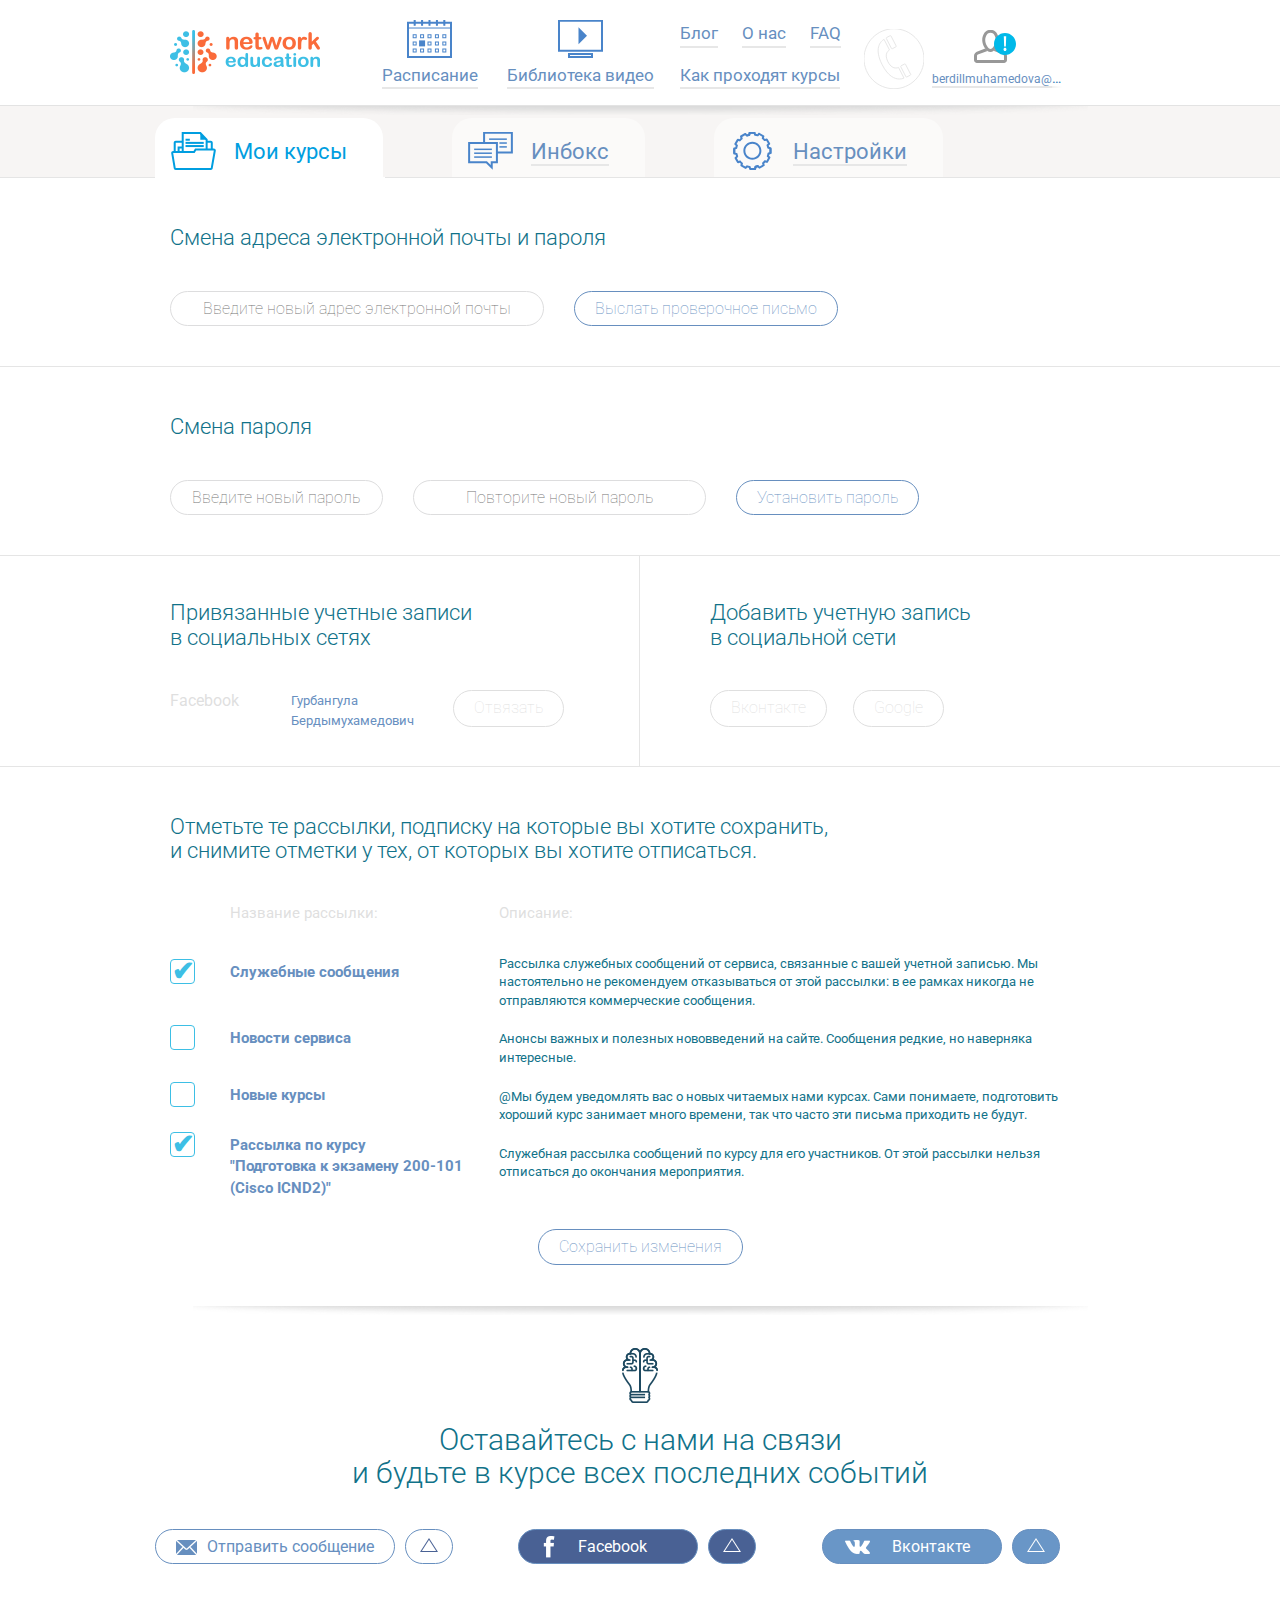
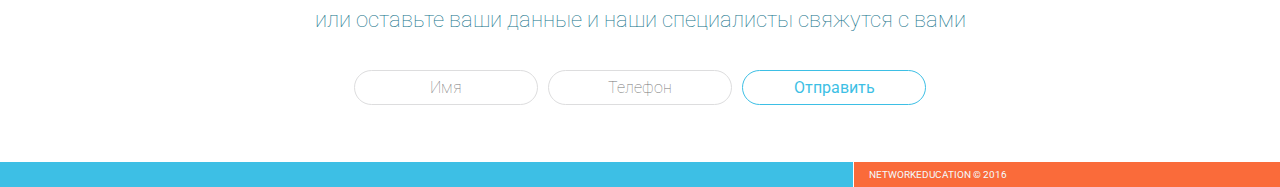
<file: lk.html>
<!DOCTYPE html>
<html lang="en">
<head>
    <meta charset="utf-8">
    <meta http-equiv="X-UA-Compatible" content="IE=edge">
    <!--<meta name="viewport" content="width=device-width; initial-scale=1">-->
    <!--<meta name="viewport" content="initial-scale=1, maximum-scale=1, user-scalable=no">-->
    <!-- The above 3 meta tags *must* come first in the head; any other head content must come *after* these tags -->
    <title>NetWork</title>
    <!-- Bootstrap -->
    <link href="css/bootstrap.min.css" rel="stylesheet">
    <link href="css/style.css" rel="stylesheet">
    <!-- HTML5 shim and Respond.js for IE8 support of HTML5 elements and media queries -->
    <!-- WARNING: Respond.js doesn't work if you view the page via file:// -->
    <!--[if lt IE 9]>
    <script src="https://oss.maxcdn.com/html5shiv/3.7.2/html5shiv.min.js"></script>
    <script src="https://oss.maxcdn.com/respond/1.4.2/respond.min.js"></script>
    <![endif]-->
</head>
<body>
<div class="header">
    <div class="container">
        <div class="col-xs-2 logo_bl">
            <a href="#" class="logo">
                <img src="img/logo.png" alt="">
            </a>
        </div>
        <div class="col-xs-10">
            <ul class="link_header link_header_icons">
                <li>
                    <a href="#">
                    <span class="link_header_ico">
                        <svg version="1.1" baseProfile="basic" id="Слой_1"
	 xmlns="http://www.w3.org/2000/svg" xmlns:xlink="http://www.w3.org/1999/xlink" x="0px" y="0px" width="45px" height="38px"
	 viewBox="0 0 45 38" xml:space="preserve">
<g>
	<path fill="#4984CA" d="M43,3.717V36H2V3.717H43 M45,1.717H0V38h45V1.717L45,1.717z"/>
</g>
<g>
	<g>
		<path fill="#4984CA" d="M8.67,15.317v2h-2v-2H8.67 M9.67,14.317h-4v4h4V14.317L9.67,14.317z"/>
	</g>
	<g>
		<path fill="#4984CA" d="M16.085,15.317v2h-2v-2H16.085 M17.085,14.317h-4v4h4V14.317L17.085,14.317z"/>
	</g>
	<g>
		<path fill="#4984CA" d="M23.5,15.317v2h-2v-2H23.5 M24.5,14.317h-4v4h4V14.317L24.5,14.317z"/>
	</g>
	<g>
		<path fill="#4984CA" d="M30.916,15.317v2h-2v-2H30.916 M31.916,14.317h-4v4h4V14.317L31.916,14.317z"/>
	</g>
	<g>
		<path fill="#4984CA" d="M38.331,15.317v2h-2v-2H38.331 M39.331,14.317h-4v4h4V14.317L39.331,14.317z"/>
	</g>
</g>
<g>
	<path fill="#4984CA" d="M8.67,22.389v2h-2v-2H8.67 M9.67,21.389h-4v4h4V21.389L9.67,21.389z"/>
</g>
<g>
	<path fill="#4984CA" d="M18.085,20.389h-6v6h6V20.389L18.085,20.389z"/>
</g>
<g>
	<path fill="#4984CA" d="M23.5,22.389v2h-2v-2H23.5 M24.5,21.389h-4v4h4V21.389L24.5,21.389z"/>
</g>
<g>
	<path fill="#4984CA" d="M30.916,22.389v2h-2v-2H30.916 M31.916,21.389h-4v4h4V21.389L31.916,21.389z"/>
</g>
<g>
	<path fill="#4984CA" d="M38.331,22.389v2h-2v-2H38.331 M39.331,21.389h-4v4h4V21.389L39.331,21.389z"/>
</g>
<g>
	<g>
		<path fill="#4984CA" d="M8.67,29.46v2h-2v-2H8.67 M9.67,28.46h-4v4h4V28.46L9.67,28.46z"/>
	</g>
	<g>
		<path fill="#4984CA" d="M16.085,29.46v2h-2v-2H16.085 M17.085,28.46h-4v4h4V28.46L17.085,28.46z"/>
	</g>
	<g>
		<path fill="#4984CA" d="M23.5,29.46v2h-2v-2H23.5 M24.5,28.46h-4v4h4V28.46L24.5,28.46z"/>
	</g>
	<g>
		<path fill="#4984CA" d="M30.916,29.46v2h-2v-2H30.916 M31.916,28.46h-4v4h4V28.46L31.916,28.46z"/>
	</g>
	<g>
		<path fill="#4984CA" d="M38.331,29.46v2h-2v-2H38.331 M39.331,28.46h-4v4h4V28.46L39.331,28.46z"/>
	</g>
</g>
<g>
	<rect x="7.17" y="0.217" fill="#4984CA" width="1" height="5"/>
	<g>
		<path fill="#4984CA" d="M7.67,0.717v4V0.717 M8.67-0.283h-2v6h2V-0.283L8.67-0.283z"/>
	</g>
</g>
<g>
	<rect x="36.832" y="0.217" fill="#4984CA" width="1" height="5"/>
	<g>
		<path fill="#4984CA" d="M37.332,0.717v4V0.717 M38.332-0.283h-2v6h2V-0.283L38.332-0.283z"/>
	</g>
</g>
<g>
	<rect x="14.585" y="0.217" fill="#4984CA" width="1" height="5"/>
	<g>
		<path fill="#4984CA" d="M15.085,0.717v4V0.717 M16.085-0.283h-2v6h2V-0.283L16.085-0.283z"/>
	</g>
</g>
<g>
	<rect x="22" y="0.217" fill="#4984CA" width="1" height="5"/>
	<g>
		<path fill="#4984CA" d="M22.5,0.717v4V0.717 M23.5-0.283h-2v6h2V-0.283L23.5-0.283z"/>
	</g>
</g>
<g>
	<rect x="29.416" y="0.217" fill="#4984CA" width="1" height="5"/>
	<g>
		<path fill="#4984CA" d="M29.916,0.717v4V0.717 M30.916-0.283h-2v6h2V-0.283L30.916-0.283z"/>
	</g>
</g>
<line fill="none" stroke="#4984CA" stroke-miterlimit="10" x1="0" y1="8.016" x2="45" y2="8.016"/>
</svg>
                    </span>
                    <span class="link_header_txt">
                        Расписание
                    </span>
                    </a>
                </li>
                <li>
                    <a href="#">
                    <span class="link_header_ico">
                        <svg version="1.1" baseProfile="basic" id="Слой_1"
	 xmlns="http://www.w3.org/2000/svg" xmlns:xlink="http://www.w3.org/1999/xlink" x="0px" y="0px" width="45px" height="38px"
	 viewBox="0 0 45 38" xml:space="preserve">
<g>
	<path fill="#4984CA" d="M43,1.717v28H2v-28H43 M45-0.283H0v32h45V-0.283L45-0.283z"/>
</g>
<g>
	<path fill="#4984CA" d="M33,35v1H12v-1H33 M35,33H10v5h25V33L35,33z"/>
</g>
<polygon fill="#4984CA" points="20.508,24.208 20.508,7.225 29,15.716 "/>
</svg>
                    </span>
                    <span class="link_header_txt">
                        Библиотека видео
                    </span>
                    </a>
                </li>
            </ul>
            <ul class="link_header links_header">
                <li>
                    <a href="#">
                    <span class="link_header_txt">
                        Блог
                    </span>
                    </a>
                </li>
                <li>
                    <a href="#">
                    <span class="link_header_txt">
                        О нас
                    </span>
                    </a>
                </li>
                <li>
                    <a href="#">
                    <span class="link_header_txt">
                       FAQ
                    </span>
                    </a>
                </li>
                <li>
                    <a href="#">
                    <span class="link_header_txt">
                        Как проходят курсы
                    </span>
                    </a>
                </li>
            </ul>
            <div class="call_and_prof_name">
                <div class="phone_bl">
                    <button class="call_btn">
                        <svg version="1.1" id="Слой_1" xmlns="http://www.w3.org/2000/svg" xmlns:xlink="http://www.w3.org/1999/xlink" x="0px" y="0px"
	 width="60px" height="60px" viewBox="0 0 60 60" enable-background="new 0 0 60 60" xml:space="preserve">
<path class="circle_phone" fill="transparent" stroke="#e7e7e7" d="M29.982-0.25c-16.568,0-30,13.432-30,30c0,16.568,13.432,30,30,30s30-13.432,30-30
	C59.982,13.182,46.551-0.25,29.982-0.25L29.982-0.25z"/>
<g>
	<g>
		<path fill="none" stroke="#e7e7e7" d="M26.4,6.65c-0.108,0-0.218,0.025-0.321,0.077l-3.462,1.785c-0.345,0.178-0.481,0.603-0.304,0.947
			l5.115,9.921c0.124,0.242,0.371,0.381,0.626,0.381c0.108,0,0.218-0.025,0.32-0.078l3.462-1.786
			c0.344-0.179,0.479-0.601,0.303-0.947l-5.113-9.92C26.902,6.789,26.655,6.65,26.4,6.65L26.4,6.65z"/>
	</g>
	<g>
		<path fill="none" stroke="#e7e7e7" d="M40.863,34.938c-0.105,0-0.22,0.025-0.322,0.08l-3.463,1.782c-0.344,0.177-0.479,0.603-0.303,0.946
			l5.113,9.922c0.122,0.242,0.368,0.381,0.624,0.381c0.106,0,0.22-0.025,0.322-0.078l3.462-1.785
			c0.345-0.178,0.479-0.604,0.305-0.944l-5.113-9.923C41.363,35.078,41.115,34.938,40.863,34.938L40.863,34.938z"/>
	</g>
	<g>
		<path fill="none" stroke="#e7e7e7" d="M35.335,50.01c-4.468,0-11.063-2.471-17.13-14.241c-8.463-16.422-1.464-23.122,0.883-24.782l0.938-0.665
			l5.465,10.603l-0.683,0.506c-0.546,0.404-1.314,1.123-1.871,2.249c-0.828,1.673-1.326,4.614,1.002,9.134
			c2.631,5.104,5.729,6.178,7.866,6.178c0.822,0,1.496-0.156,1.918-0.287l0.802-0.252l5.461,10.604l-1.088,0.379
			C38.14,49.694,36.906,50.01,35.335,50.01z"/>
	</g>
</g>
</svg>
                    </button>
                    <div class="call_back__data">
                        <svg class="phone_ico_call" version="1.1" id="Слой_1" xmlns="http://www.w3.org/2000/svg" xmlns:xlink="http://www.w3.org/1999/xlink" x="0px" y="0px"
	 width="60px" height="60px" viewBox="0 0 60 60" enable-background="new 0 0 60 60" xml:space="preserve">
<path class="circle_phone" fill="transparent" stroke="none" d="M30,0C13.432,0,0,13.432,0,30c0,16.568,13.432,30,30,30c16.568,0,30-13.432,30-30C60,13.432,46.568,0,30,0
	L30,0z"/>
<g>
	<path fill="none" stroke="#e7e7e7" d="M25.257,9.135l3.926,7.616l-1.157,0.596L24.1,9.731L25.257,9.135 M25.815,6.686
		c-0.108,0-0.218,0.025-0.321,0.077l-3.462,1.785c-0.345,0.178-0.481,0.603-0.304,0.947l5.115,9.921
		c0.124,0.242,0.371,0.381,0.626,0.381c0.108,0,0.218-0.025,0.32-0.078l3.463-1.786c0.344-0.179,0.479-0.601,0.303-0.947
		l-5.114-9.92C26.317,6.824,26.07,6.686,25.815,6.686L25.815,6.686z"/>
</g>
<g>
	<path fill="none" stroke="#e7e7e7" d="M40.002,37.708l3.925,7.612l-1.157,0.598l-3.924-7.613L40.002,37.708 M40.561,35.258
		c-0.106,0-0.219,0.025-0.322,0.079l-3.463,1.783c-0.344,0.177-0.479,0.603-0.303,0.946l5.114,9.922
		c0.122,0.242,0.368,0.381,0.624,0.381c0.107,0,0.219-0.025,0.322-0.078l3.462-1.786c0.345-0.177,0.479-0.603,0.305-0.944
		l-5.114-9.922C41.061,35.396,40.814,35.258,40.561,35.258L40.561,35.258z"/>
</g>
<g>
	<path fill="none" stroke="#e7e7e7"d="M36.309,49.619c-4.468,0-11.064-2.471-17.13-14.241c-8.463-16.423-1.464-23.122,0.883-24.783L21,9.93
		l5.465,10.603l-0.683,0.506c-0.546,0.404-1.314,1.123-1.871,2.249c-0.828,1.673-1.326,4.614,1.002,9.134
		c2.631,5.105,5.729,6.178,7.866,6.178c0.822,0,1.496-0.156,1.918-0.287l0.802-0.252l5.46,10.602l-1.087,0.379
		C39.113,49.305,37.88,49.619,36.309,49.619z"/>
</g>
</svg>
                        <div class="call_back_container">
                            <p>Оставьте ваши данные и наши специалисты свяжутся с вами</p>
                            <div class="col-xs-4 form_callback">
                                <input type="text" class="form_input" placeholder="Имя">
                            </div>
                            <div class="col-xs-4 form_callback">
                                <input type="text" class="form_input" placeholder="Телефон">
                            </div>
                            <div class="col-xs-4 form_callback">
                                <a href="#" class="btn_form">Отправить</a>
                            </div>
                        </div>
                    </div>
                </div>
                <div class="prof_link_name_bl">
                    <a href="#" class="prof_link">
                        <div class="prof_link_ico_bl">
                         <span class="prof_link_ico">
                        <svg version="1.1" baseProfile="basic" id="Слой_1"
	 xmlns="http://www.w3.org/2000/svg" xmlns:xlink="http://www.w3.org/1999/xlink" x="0px" y="0px" width="22px" height="22px"
	 viewBox="0 0 22 22" xml:space="preserve">
<path fill="#989898" d="M11,1.858c2.879,0,3.51,3.548,3.51,4.916c0,2.461-2.034,5.851-3.51,5.851c-1.476,0-3.51-3.39-3.51-5.851
	C7.49,5.407,8.121,1.858,11,1.858 M11-0.142c-3.875,0-5.51,3.873-5.51,6.916c0,3.043,2.466,7.851,5.51,7.851
	c3.043,0,5.51-4.808,5.51-7.851C16.51,3.731,14.875-0.142,11-0.142L11-0.142z"/>
<g>
	<path fill="#989898" d="M122.5-12.25v28h-41v-28H122.5 M124.5-14.25h-45v32h45V-14.25L124.5-14.25z"/>
</g>
<path fill="#989898" d="M20.137,14.523l-5.584-2.179c-0.45,0.621-0.962,1.156-1.518,1.554l6.373,2.487
	C19.668,16.487,20,16.973,20,17.251V20H2v-2.749c0-0.274,0.327-0.749,0.583-0.847l6.443-2.466c-0.566-0.392-1.089-0.924-1.548-1.549
	l-5.61,2.146C0.84,14.93,0,16.151,0,17.251V20c0,1.1,0.9,2,2,2h18c1.1,0,2-0.9,2-2v-2.749C22,16.151,21.161,14.924,20.137,14.523z"
	/>
</svg>
                    </span>
                        </div>
                    <span class="prof_link_name">
                        berdillmuhamedova@gmail.com
                    </span>
                    </a>
                    <div class="prof_link_option_bl">
                        <a href="#">Личный кабинет</a>
                        <a href="#">Настройка учетной записи</a>
                        <a href="#">Выйти</a>
                    </div>
                </div>
            </div>
        </div>
    </div>
</div>
<div class="content">
    <div class="tabs_lk">
        <div class="tabs_link_bl">
           <div class="container">
               <div class="row">
                   <!-- Nav tabs -->
                   <ul class="nav nav-tabs" role="tablist">
                       <li role="presentation" class="active"><a href="#tab_1" aria-controls="tab_1" role="tab" data-toggle="tab">
                           <span class="tabs_link_ico">
                               <svg version="1.1" id="Слой_1" xmlns="http://www.w3.org/2000/svg" xmlns:xlink="http://www.w3.org/1999/xlink" x="0px" y="0px"
	 width="45px" height="38px" viewBox="0 0 45 38" enable-background="new 0 0 45 38" xml:space="preserve">
<g>
	<path fill="#4984CA" d="M41.778,17.579h-2v-6.706l-4.073-0.05v-2h4.023c1.13,0,2.05,0.919,2.05,2.05V17.579z"/>
</g>
<g>
	<path fill="#4984CA" d="M4.699,19.926h-2v-9.053c0-1.13,0.919-2.05,2.05-2.05h7.006v2H4.749L4.699,19.926z"/>
</g>
<g>
	<g>
		<polygon fill="#4984CA" points="8.614,20.031 6.614,20.031 6.614,14.542 11.614,14.542 11.614,16.542 8.614,16.542 		"/>
	</g>
</g>
<g>
	<polygon fill="#4984CA" points="12.711,20.031 10.711,20.031 10.711,0.025 29.757,0.025 36.646,7.225 36.646,17.294 34.646,17.294
		34.646,8.028 28.903,2.025 12.711,2.025 	"/>
</g>
<g>
	<g>
		<polygon fill="#4984CA" points="29.33,1.309 29.33,7.626 35.646,7.626 29.33,1.309 		"/>
	</g>
</g>
<g>
	<rect x="14.53" y="6.731" fill="#4984CA" width="4.299" height="2"/>
</g>
<g>
	<rect x="14.53" y="9.891" fill="#4984CA" width="18.2" height="2"/>
</g>
<g>
	<rect x="14.53" y="13.049" fill="#4984CA" width="18.2" height="2"/>
</g>
<g>
	<path fill="none" stroke="#4984CA" stroke-width="2" stroke-miterlimit="10" d="M35.705,15.085"/>
</g>
<g>
	<path fill="none" stroke="#4984CA" stroke-width="2" stroke-miterlimit="10" d="M17.506,15.085"/>
</g>
<g>
	<path fill="none" stroke="#4984CA" stroke-width="2" stroke-miterlimit="10" d="M24.724,17.536"/>
</g>
<g>
	<path fill="none" stroke="#4984CA" stroke-width="2" stroke-miterlimit="10" d="M17.506,17.536"/>
</g>
<g>
	<path fill="#4984CA" d="M39.729,37.935H4.749c-1.098,0-1.996-0.866-2.047-1.95L0.175,21.017c0-1.129,0.919-2.048,2.05-2.048h20.319
		l1.51-2.45h18.724c1.129,0,2.048,0.919,2.048,2.049l-0.015,0.173l-3.036,17.247C41.723,37.07,40.824,37.935,39.729,37.935z
		 M2.182,20.971l2.518,14.916l35.029,0.048c0.029,0,0.05-0.025,0.05-0.048l0.015-0.173l3.018-17.146l-17.64-0.047l-1.51,2.448
		L2.182,20.971z"/>
</g>
</svg>
                           </span>
                           <span class="tabs_link_name">Мои курсы</span>
                       </a></li>
                       <li role="presentation"><a href="#tab_2" aria-controls="tab_2" role="tab" data-toggle="tab">
                           <span class="tabs_link_ico">
                               <svg version="1.1" id="Слой_1" xmlns="http://www.w3.org/2000/svg" xmlns:xlink="http://www.w3.org/1999/xlink" x="0px" y="0px"
	 width="45px" height="38px" viewBox="0 0 45 38" enable-background="new 0 0 45 38" xml:space="preserve">
<g>
	<g>
		<g>
			<polygon fill="#4984CA" points="44.874,21.584 28.328,21.584 28.328,19.584 42.874,19.584 42.874,1.85 17.086,1.85
				17.086,10.717 15.086,10.717 15.086,-0.15 44.874,-0.15 			"/>
		</g>
		<g>
			<g>
				<rect x="21.12" y="6.406" fill="#4984CA" width="17.721" height="1.5"/>
			</g>
			<g>
				<rect x="31.4" y="10.28" fill="#4984CA" width="7.44" height="1.5"/>
			</g>
			<g>
				<rect x="31.4" y="14.153" fill="#4984CA" width="7.44" height="1.5"/>
			</g>
		</g>
	</g>
</g>
<g>
	<g>
		<g>
			<path fill="#4984CA" d="M24.726,37.838l-6.649-6.648H0.126V10.021h29.788v21.169h-5.188V37.838z M2.126,29.189h16.778l3.821,3.82
				v-3.82h5.188V12.021H2.126V29.189z"/>
		</g>
		<g>
			<g>
				<rect x="6.16" y="16.577" fill="#4984CA" width="17.721" height="1.5"/>
			</g>
			<g>
				<rect x="6.16" y="20.452" fill="#4984CA" width="17.721" height="1.5"/>
			</g>
			<g>
				<rect x="6.16" y="24.325" fill="#4984CA" width="17.721" height="1.5"/>
			</g>
		</g>
	</g>
</g>
</svg>
                           </span>
                           <span class="tabs_link_name">Инбокс</span></a></li>
                       <li role="presentation"><a href="#tab_3" aria-controls="tab_3" role="tab" data-toggle="tab">
                           <span class="tabs_link_ico">
                               <svg version="1.1" id="Слой_1" xmlns="http://www.w3.org/2000/svg" xmlns:xlink="http://www.w3.org/1999/xlink" x="0px" y="0px"
	 width="45px" height="38px" viewBox="0 0 45 38" enable-background="new 0 0 45 38" xml:space="preserve">
<g>
	<g>
		<path fill="#4984CA" d="M25.103,37.984L25.103,37.984l-4.964-0.001c-0.472,0-0.879-0.329-0.978-0.79l-0.285-1.332
			c-0.505-0.103-1.008-0.229-1.503-0.377L16.4,36.56c-0.316,0.352-0.833,0.432-1.242,0.196l-4.299-2.481
			c-0.408-0.236-0.597-0.725-0.452-1.174l0.429-1.326c-0.372-0.34-0.728-0.696-1.067-1.066l-1.435,0.464
			c-0.448,0.146-0.938-0.042-1.174-0.451l-2.482-4.299c-0.235-0.408-0.154-0.926,0.196-1.242l1.166-1.053
			c-0.127-0.428-0.237-0.86-0.33-1.297l-1.667-0.357c-0.461-0.099-0.791-0.506-0.791-0.978l0-4.965h2l0,4.157l1.525,0.327
			c0.4,0.086,0.708,0.406,0.776,0.811c0.132,0.776,0.327,1.546,0.581,2.289c0.129,0.378,0.021,0.797-0.276,1.065l-1.044,0.943
			l1.674,2.898l1.291-0.417c0.385-0.126,0.811-0.005,1.072,0.307c0.539,0.639,1.139,1.238,1.783,1.781
			c0.311,0.262,0.433,0.686,0.308,1.072l-0.382,1.183l2.898,1.673l0.863-0.955c0.27-0.298,0.689-0.407,1.068-0.275
			c0.809,0.278,1.643,0.487,2.481,0.621c0.408,0.064,0.733,0.374,0.82,0.777l0.256,1.196l3.348,0.001l0.29-1.352
			c0.082-0.385,0.383-0.686,0.768-0.768c0.788-0.169,1.58-0.41,2.354-0.715l0.734,1.859c-0.668,0.265-1.35,0.485-2.033,0.661
			l-0.327,1.523C25.981,37.655,25.574,37.984,25.103,37.984z"/>
	</g>
	<g>
		<path fill="#4984CA" d="M5.252,21.495h-2l0-4.965c0-0.479,0.339-0.89,0.808-0.981l1.317-0.257
			c0.102-0.499,0.227-0.997,0.375-1.489l-1.076-0.973c-0.35-0.316-0.431-0.833-0.196-1.242l2.481-4.298
			C7.199,6.88,7.687,6.693,8.136,6.837l1.326,0.428c0.34-0.372,0.696-0.729,1.066-1.067l-0.464-1.435
			c-0.145-0.449,0.043-0.938,0.452-1.173l4.299-2.483c0.408-0.237,0.926-0.155,1.242,0.195l1.053,1.166
			c0.428-0.127,0.862-0.237,1.298-0.33l0.357-1.667c0.099-0.461,0.506-0.791,0.978-0.791h4.964v2h-4.155l-0.327,1.524
			c-0.086,0.4-0.407,0.708-0.811,0.776c-0.775,0.131-1.546,0.327-2.292,0.581c-0.377,0.128-0.797,0.02-1.064-0.276l-0.942-1.043
			l-2.898,1.674l0.417,1.29c0.125,0.386,0.004,0.81-0.306,1.071c-0.639,0.54-1.239,1.141-1.783,1.785
			c-0.262,0.311-0.684,0.432-1.071,0.307L8.291,8.989l-1.673,2.898l0.955,0.863c0.297,0.268,0.405,0.688,0.275,1.066
			c-0.279,0.814-0.488,1.648-0.62,2.481c-0.066,0.415-0.384,0.744-0.796,0.824l-1.179,0.23L5.252,21.495z"/>
	</g>
	<g>
		<path fill="#4984CA" d="M41.497,21.136h-2v-4.156l-1.524-0.327c-0.4-0.085-0.707-0.407-0.776-0.81
			c-0.131-0.773-0.326-1.544-0.581-2.291c-0.129-0.378-0.021-0.797,0.276-1.065l1.044-0.943l-1.674-2.898l-1.291,0.417
			c-0.388,0.127-0.81,0.003-1.071-0.306c-0.538-0.637-1.139-1.237-1.784-1.784c-0.31-0.262-0.431-0.684-0.307-1.07L32.19,4.72
			l-2.899-1.673l-0.862,0.955c-0.269,0.296-0.687,0.407-1.067,0.275c-0.808-0.278-1.644-0.487-2.483-0.621
			c-0.407-0.065-0.733-0.375-0.819-0.779l-0.256-1.195l-3.347,0l-0.289,1.351c-0.083,0.385-0.384,0.686-0.769,0.769
			c-0.791,0.169-1.583,0.409-2.353,0.714l-0.735-1.86c0.667-0.264,1.349-0.485,2.034-0.66l0.326-1.522
			c0.099-0.461,0.506-0.791,0.978-0.791l0,0l4.965,0c0.472,0,0.88,0.33,0.978,0.792l0.284,1.331
			c0.506,0.103,1.008,0.229,1.503,0.377l0.972-1.076c0.317-0.35,0.835-0.431,1.242-0.196l4.299,2.481
			c0.408,0.236,0.597,0.724,0.452,1.173l-0.428,1.328c0.371,0.34,0.728,0.697,1.065,1.065l1.437-0.464
			c0.447-0.145,0.938,0.043,1.174,0.452l2.482,4.299c0.235,0.408,0.154,0.926-0.196,1.242l-1.166,1.053
			c0.127,0.428,0.237,0.861,0.33,1.297l1.667,0.358c0.461,0.099,0.79,0.506,0.79,0.978V21.136z"/>
	</g>
	<g>
		<path fill="#4984CA" d="M25.007,37.984h-4.963v-2h4.155l0.328-1.525c0.086-0.4,0.407-0.707,0.81-0.776
			c0.777-0.132,1.548-0.327,2.29-0.58c0.38-0.128,0.799-0.021,1.065,0.276l0.942,1.044l2.899-1.676l-0.417-1.29
			c-0.124-0.386-0.003-0.809,0.307-1.07c0.638-0.539,1.237-1.14,1.782-1.785c0.262-0.31,0.685-0.432,1.071-0.306l1.182,0.381
			l1.674-2.899l-0.955-0.864c-0.296-0.268-0.404-0.687-0.275-1.064c0.281-0.824,0.49-1.659,0.621-2.48
			c0.065-0.415,0.383-0.744,0.795-0.825l1.179-0.23v-4.141h2v4.964c0,0.479-0.339,0.89-0.808,0.981l-1.316,0.258
			c-0.102,0.496-0.227,0.993-0.375,1.488l1.076,0.974c0.35,0.315,0.431,0.833,0.195,1.241l-2.482,4.299
			c-0.236,0.409-0.726,0.597-1.174,0.451L35.287,30.4c-0.34,0.371-0.695,0.728-1.064,1.066l0.463,1.436
			c0.145,0.448-0.044,0.937-0.452,1.173l-4.299,2.484c-0.406,0.233-0.925,0.154-1.242-0.196l-1.053-1.166
			c-0.427,0.127-0.859,0.236-1.297,0.329l-0.358,1.668C25.886,37.655,25.479,37.984,25.007,37.984z"/>
	</g>
</g>
<g>
	<path fill="#4984CA" d="M22.375,27.856c-4.976,0-9.024-4.048-9.024-9.024c0-4.976,4.048-9.023,9.024-9.023
		c4.977,0,9.024,4.048,9.024,9.023C31.399,23.809,27.352,27.856,22.375,27.856z M22.375,11.809c-3.873,0-7.024,3.151-7.024,7.023
		s3.151,7.024,7.024,7.024s7.024-3.151,7.024-7.024S26.248,11.809,22.375,11.809z"/>
</g>
</svg>
                           </span>
                           <span class="tabs_link_name">Настройки</span>
                       </a></li>
                   </ul>
               </div>
           </div>
        </div>
        <div>
            <div class="tab-content">
                <div role="tabpanel" class="tab-pane fade " id="tab_1">
                    <div class="content_tabs_lk">
                        <div class="container">
                            <div class="row">
                              <div class="col-xs-12">
                                  <div class="title_tabs">
                                      <h4>Проходящие сейчас курсы</h4>
                                  </div>
                              </div>
                            </div>
                            <div class="row">
                                <div class="col-xs-2">
                                    <div class="subtitle_tabs">
                                        <p>Дата:</p>
                                    </div>
                                </div>
                                <div class="col-xs-10">
                                    <div class="subtitle_tabs">
                                        <p>Тема:</p>
                                    </div>
                                </div>
                            </div>
                            <div class="row">
                                <div class="col-xs-2">
                                    <div class="date_tabs">
                                        <p>4 апреля</p>
                                    </div>
                                </div>
                                <div class="col-xs-10">
                                    <div class="name_link_theme">
                                        <a href="#">Регистрация на курс "Cisco ICND2: подготовка к экзамену 200-101"</a>
                                    </div>
                                    <div class="btn_link_cont_tabs">
                                        <button class="btn btn_rec_courses">Подключиться</button>
                                        <button class="btn btn_rec_courses">Лабораторный комплект</button>
                                    </div>
                                </div>
                            </div>
                        </div>
                    </div>
                    <div class="content_tabs_lk">
                        <div class="container">
                            <div class="row">
                                <div class="col-xs-12">
                                    <div class="title_tabs">
                                        <h4>Проходящие сейчас курсы</h4>
                                    </div>
                                </div>
                            </div>
                            <div class="row">
                                <div class="col-xs-2">
                                    <div class="subtitle_tabs">
                                        <p>Дата:</p>
                                    </div>
                                </div>
                                <div class="col-xs-10">
                                    <div class="subtitle_tabs">
                                        <p>Тема:</p>
                                    </div>
                                </div>
                            </div>
                            <div class="row">
                                <div class="col-xs-2">
                                    <div class="date_tabs">
                                        <p>4 апреля</p>
                                    </div>
                                </div>
                                <div class="col-xs-10">
                                    <div class="name_link_theme">
                                        <a href="#">Регистрация на курс "Cisco ICND2: подготовка к экзамену 200-101"</a>
                                    </div>
                                </div>
                            </div>
                            <div class="row">
                                <div class="col-xs-2">
                                    <div class="date_tabs">
                                        <p>4 апреля</p>
                                    </div>
                                </div>
                                <div class="col-xs-10">
                                    <div class="name_link_theme">
                                        <a href="#">Регистрация на курс "Cisco ICND2: подготовка к экзамену 200-101"</a>
                                    </div>
                                </div>
                            </div>
                            <div class="row">
                                <div class="col-xs-2">
                                    <div class="date_tabs">
                                        <p>4 апреля</p>
                                    </div>
                                </div>
                                <div class="col-xs-10">
                                    <div class="name_link_theme">
                                        <a href="#">Регистрация на курс "Cisco ICND2: подготовка к экзамену 200-101"</a>
                                    </div>
                                </div>
                            </div>
                        </div>
                    </div>
                    <div class="content_tabs_lk">
                        <div class="container">
                            <div class="row">
                                <div class="col-xs-12">
                                    <div class="title_tabs">
                                        <h4>Прошедшие курсы</h4>
                                    </div>
                                </div>
                            </div>
                            <div class="row">
                                <div class="col-xs-2">
                                    <div class="subtitle_tabs">
                                        <p>Дата:</p>
                                    </div>
                                </div>
                                <div class="col-xs-10">
                                    <div class="subtitle_tabs">
                                        <p>Тема:</p>
                                    </div>
                                </div>
                            </div>
                            <div class="row">
                                <div class="col-xs-2">
                                    <div class="date_tabs">
                                        <p>4 апреля</p>
                                    </div>
                                </div>
                                <div class="col-xs-10">
                                    <div class="name_link_theme">
                                        <a href="#">Регистрация на курс "Cisco ICND2: подготовка к экзамену 200-101"</a>
                                    </div>
                                </div>
                            </div>
                            <div class="row">
                                <div class="col-xs-2">
                                    <div class="date_tabs">
                                        <p>4 апреля</p>
                                    </div>
                                </div>
                                <div class="col-xs-10">
                                    <div class="name_link_theme">
                                        <a href="#">Регистрация на курс "Cisco ICND2: подготовка к экзамену 200-101"</a>
                                    </div>
                                </div>
                            </div>

                        </div>
                    </div>
                </div>
                <div role="tabpanel" class="tab-pane fade " id="tab_2">
                    <div class="content_tabs_lk inbox_tab">
                        <div class="container">
                            <div class="row">
                                <div class="col-xs-12">
                                    <div class="title_tabs">
                                        <h4>Проходящие сейчас курсы</h4>
                                    </div>
                                </div>
                            </div>
                            <div class="row">
                                <div class="col-xs-2">
                                    <div class="subtitle_tabs">
                                        <p>Дата:</p>
                                    </div>
                                </div>
                                <div class="col-xs-10">
                                    <div class="subtitle_tabs">
                                        <p>Тема:</p>
                                    </div>
                                </div>
                            </div>
                            <div class="row inbox_bl_inf">
                                <div class="col-xs-2">
                                    <div class="date_tabs">
                                        <p>4 апреля</p>
                                    </div>
                                </div>
                                <div class="col-xs-8">
                                    <div class="name_link_theme">
                                        <a href="#">Регистрация на курс "Cisco ICND2: подготовка к экзамену 200-101"</a>
                                    </div>
                                </div>
                                <div class="col-xs-2">
                                    <div class="btn_reader_tabs">
                                        <button class="btn btn_rec_courses">Прочитать</button>
                                    </div>
                                </div>
                            </div>
                            <div class="row inbox_bl_inf">
                                <div class="col-xs-2">
                                    <div class="date_tabs">
                                        <p>4 апреля</p>
                                    </div>
                                </div>
                                <div class="col-xs-8">
                                    <div class="name_link_theme">
                                        <a href="#">Регистрация на курс "Cisco ICND2: подготовка к экзамену 200-101"</a>
                                    </div>
                                </div>
                                <div class="col-xs-2">
                                    <div class="btn_reader_tabs">
                                        <button class="btn btn_rec_courses">Прочитать</button>
                                    </div>
                                </div>
                            </div>
                            <div class="row inbox_bl_inf">
                                <div class="col-xs-2">
                                    <div class="date_tabs">
                                        <p>4 апреля</p>
                                    </div>
                                </div>
                                <div class="col-xs-8">
                                    <div class="name_link_theme">
                                        <a href="#">Регистрация на курс "Cisco ICND2: подготовка к экзамену 200-101"</a>
                                    </div>
                                </div>
                                <div class="col-xs-2">
                                    <div class="btn_reader_tabs">
                                        <button class="btn btn_rec_courses">Прочитать</button>
                                    </div>
                                </div>
                            </div>
                        </div>
                    </div>
                </div>
                <div role="tabpanel" class="tab-pane fade in active" id="tab_3">
                    <div class="content_tabs_lk">
                        <div class="container">
                            <div class="row">
                                <div class="col-xs-12">
                                    <div class="title_tabs">
                                        <h4>Смена адреса электронной почты и пароля</h4>
                                    </div>
                                </div>
                            </div>
                            <div class="row">
                                <div class="col-xs-5">
                                        <input class="form_input" placeholder="Введите новый адрес электронной почты">
                                </div>
                                <div class="col-xs-5">
                                    <button class=" btn_set_act">Выслать проверочное письмо</button>
                                </div>
                            </div>

                        </div>
                    </div>
                    <div class="content_tabs_lk">
                        <div class="container">
                            <div class="row">
                                <div class="col-xs-12">
                                    <div class="title_tabs">
                                        <h4>Смена пароля</h4>
                                    </div>
                                </div>
                            </div>
                            <div class="row">
                                <div class="col-xs-3">
                                    <input class="form_input" placeholder="Введите новый пароль">
                                </div>
                                <div class="col-xs-4">
                                    <input class="form_input" placeholder="Повторите новый пароль">
                                </div>
                                <div class="col-xs-5">
                                    <button class=" btn_set_act">Установить пароль</button>
                                </div>
                            </div>

                        </div>
                    </div>
                    <div class="content_tabs_lk content_tabs_lk_double">
                        <div class="container">
                            <div class=" kurs_and_news_bl">
                                <div class="col-xs-6 blogs_bl">
                                    <div class="row">
                                        <div class="col-xs-12">
                                            <div class="title_tabs">
                                                <h4>Привязанные учетные записи<br>
                                                    в социальных сетях</h4>
                                            </div>
                                        </div>
                                    </div>
                                    <div class="row">
                                        <div class="col-xs-3">
                                            <span class="name_soc_port">Facebook</span>
                                        </div>
                                        <div class="col-xs-4">
                                            <span class="name_soc_prof">Гурбангула <br>Бердымухамедович</span>
                                        </div>
                                        <div class="col-xs-5">
                                            <button class="btn btn_rec_courses">Отвязать</button>
                                        </div>
                                    </div>
                                </div>
                                <div class="col-xs-6 blogs_bl blogs_bl_list">
                                    <div class="row">
                                        <div class="col-xs-12">
                                            <div class="title_tabs">
                                                <h4>Добавить учетную запись<br>
                                                    в социальной сети</h4>
                                            </div>
                                        </div>
                                    </div>
                                    <div class="row">
                                       <div class="col-xs-4">
                                           <button class="btn btn_rec_courses">Вконтакте</button>

                                       </div>
                                        <div class="col-xs-5">
                                            <button class="btn btn_rec_courses">Google</button>
                                        </div>
                                    </div>
                                </div>
                            </div>
                        </div>
                    </div>
                    <div class="content_tabs_lk">
                        <div class="container">
                            <div class="row">
                                <div class="col-xs-12">
                                    <div class="title_tabs">
                                        <h4>Отметьте те рассылки, подписку на которые вы хотите сохранить,<br>
                                            и снимите отметки у тех, от которых вы хотите отписаться.</h4>
                                    </div>
                                </div>
                            </div>
                            <div class="row">
                                <div class="col-xs-12">
                                    <table class="table_set ">
                                        <thead>
                                        <tr>
                                            <th>Название рассылки:</th>
                                            <th>Описание:</th>
                                        </tr>
                                        </thead>
                                        <tbody>
                                        <tr>
                                            <td>
                                                <p>
                                                <input type="checkbox" id="test1" checked="checked"/>
                                                <label for="test1">Служебные сообщения</label>
                                                </p>
                                            </td>
                                            <td>Рассылка служебных сообщений от сервиса, связанные с вашей учетной записью.
                                                Мы настоятельно не рекомендуем отказываться от этой рассылки: в ее рамках никогда
                                                не отправляются коммерческие сообщения.</td>
                                        </tr>
                                        <tr>
                                            <td>
                                                <p>
                                                    <input type="checkbox" id="test2"  />
                                                    <label for="test2">Новости сервиса</label>
                                                </p>
                                            </td>
                                            <td>Анонсы важных и полезных нововведений на сайте. Сообщения редкие, но наверняка интересные.</td>
                                        </tr>
                                        <tr>
                                            <td>
                                                <p>
                                                    <input type="checkbox" id="test3"  />
                                                    <label for="test3">Новые курсы</label>
                                                </p>
                                            </td>
                                            <td>@Мы будем уведомлять вас о новых читаемых нами курсах. Сами понимаете,
                                                подготовить хороший курс занимает много времени, так что часто эти письма приходить не будут.</td>
                                        </tr>
                                        <tr>
                                            <td>
                                                <p>
                                                    <input type="checkbox" id="test4" checked="checked" />
                                                    <label for="test4">Рассылка по курсу<br>
                                                        "Подготовка к экзамену 200-101<br>
                                                        (Cisco ICND2)"
                                                    </label>
                                                </p>
                                            </td>
                                            <td>
                                                Служебная рассылка сообщений по курсу для его участников. От этой рассылки нельзя
                                                отписаться до окончания мероприятия.
                                            </td>
                                        </tr>
                                        </tbody>
                                    </table>
                                </div>
                                <div class="col-xs-12 text-center">
                                    <button class=" btn_set_act">Сохранить изменения</button>
                                </div>
                            </div>

                        </div>
                    </div>

                </div>
            </div>
        </div>
    </div>
    <div class="container soc_bl">
        <div class="row soc_bl_title">
            <div class="col-xs-12 text-center">
                <img src="img/bulb_ico.png">
                <h3 class="title">Оставайтесь с нами на связи<br>
                    и будьте в курсе всех последних событий</h3>
            </div>
        </div>
        <div class="row soc_bl_button">
            <div class="col-xs-4">
                <a href="#" class="soc_btn"><img src="img/message_ico.png"><span>Отправить сообщение</span></a>
                <span class="arrow_option"><img src="img/arrow_btn_blue.png">
                <div class="soc_message_bl">
                    <a href="#">По электронной почте</a>
                    <a href="#">Быстрое сообщение прямо на сайте</a>
                </div>
                </span>
            </div>
            <div class="col-xs-4 fb_btn">
                <a href="#" class="soc_btn"><img src="img/fb_ico.png"><span>Facebook</span></a>
                <span class="arrow_option"><img src="img/arrow_btn_white.png">
                <div class="soc_message_bl">
                    <a href="#">Лента новостей</a>
                    <a href="#">Почитать или оставить отзыв</a>
                    <a href="#">Отправить сообщение</a>
                </div>
                </span>
            </div>
            <div class="col-xs-4 vk_btn">
                <a href="#" class="soc_btn"><img src="img/vk_ico.png"><span>Вконтакте</span></a>
                <span class="arrow_option"><img src="img/arrow_btn_white.png">
                <div class="soc_message_bl">
                    <a href="#">Лента новостей</a>
                    <a href="#">Отправить сообщение</a>
                </div></span>
            </div>
        </div>
        <div class="call_back_footer">
            <p class="comment_call_back">или оставьте ваши данные и наши специалисты свяжутся с вами</p>
            <div class="row">
                <div class="col-xs-4 form_callback">
                    <input type="text" class="form_input" placeholder="Имя">
                </div>
                <div class="col-xs-4 form_callback">
                    <input type="text" class="form_input" placeholder="Телефон">
                </div>
                <div class="col-xs-4 form_callback">
                    <a href="#" class="btn_form">Отправить</a>
                </div>
            </div>
        </div>
    </div>
    <!--<div class="row kurs_and_news_bl">-->
    <!--<div class="col-xs-7 courses_bl_list">-->
    <!--<div class="col-xs-12 col-lg-offset-3 col-lg-9 col-md-offset-0 col-md-12 col-sm-12 col-sm-offset-0">-->
    <!--<p>Расписание ближайших курсов:</p>-->
    <!--</div>-->
    <!--<div class="col-xs-12 col-lg-offset-3 col-lg-9 col-md-offset-0 col-md-12 col-sm-12 col-sm-offset-0 kurs_bl">-->
    <!--<div class="row">-->
    <!--<div class="col-xs-12">-->
    <!--<a href="#" class="title_name_courses">Курс Cisco ICND1 2.0</a>-->
    <!--<p class="info_name_courses">Использование сетевого оборудования Cisco, часть 1 (Interconnecting Cisco Network Devices, part 1) </p>-->
    <!--</div>-->
    <!--</div>-->
    <!--<div class="row">-->
    <!--<div class="col-xs-4">-->
    <!--<span class="nearest_courses">Ближайший курс:</span>-->
    <!--<span class="nearest_courses_date">с 4 апреля</span>-->
    <!--</div>-->
    <!--<div class="col-xs-4">-->
    <!--<span class="nearest_courses">Тип группы:</span>-->
    <!--<span class="nearest_courses_date">Дневная группа</span>-->
    <!--</div>-->
    <!--<div class="col-xs-4">-->
    <!--<button class="btn btn_rec_courses">Записаться на курс</button>-->
    <!--</div>-->
    <!--</div>-->
    <!--</div>-->
    <!--<div class="col-xs-12 col-lg-offset-3 col-lg-9 col-md-offset-0 col-md-12 col-sm-12 col-sm-offset-0 kurs_bl">-->
    <!--<div class="row">-->
    <!--<div class="col-xs-12">-->
    <!--<a href="#" class="title_name_courses">Курс Cisco ICND1 2.0</a>-->
    <!--<p class="info_name_courses">Использование сетевого оборудования Cisco, часть 1 (Interconnecting Cisco Network Devices, part 1) </p>-->
    <!--</div>-->
    <!--</div>-->
    <!--<div class="row">-->
    <!--<div class="col-xs-4">-->
    <!--<span class="nearest_courses">Ближайший курс:</span>-->
    <!--<span class="nearest_courses_date">с 4 апреля</span>-->
    <!--</div>-->
    <!--<div class="col-xs-4">-->
    <!--<span class="nearest_courses">Тип группы:</span>-->
    <!--<span class="nearest_courses_date">Дневная группа</span>-->
    <!--</div>-->
    <!--<div class="col-xs-4">-->
    <!--<button class="btn btn_rec_courses">Записаться на курс</button>-->
    <!--</div>-->
    <!--</div>-->
    <!--</div>-->
    <!--</div>-->
    <!--</div>-->

</div>
<div class="footer">
    <div class="col-xs-8 footer_blue_left">

    </div>
    <div class="col-xs-4 footer_orange_right">
        <p>networkeducation © 2016</p>
    </div>
</div>
<!-- jQuery (necessary for Bootstrap's JavaScript plugins) -->
<script src="https://ajax.googleapis.com/ajax/libs/jquery/1.11.3/jquery.min.js"></script>
<!-- Include all compiled plugins (below), or include individual files as needed -->
<script src="js/bootstrap.min.js"></script>
<script>
    //    $(document).ready(function() {
    //
    //        $('.call_btn,.call_back__data').hover(
    //
    //                function () {
    //                    $('.call_back__data').addClass('active');
    //                },
    //
    //                function () {
    //                    $('.call_back__data').removeClass('active');
    //                }
    //        );
    //
    //    });
</script>
</body>
</html>
</file>
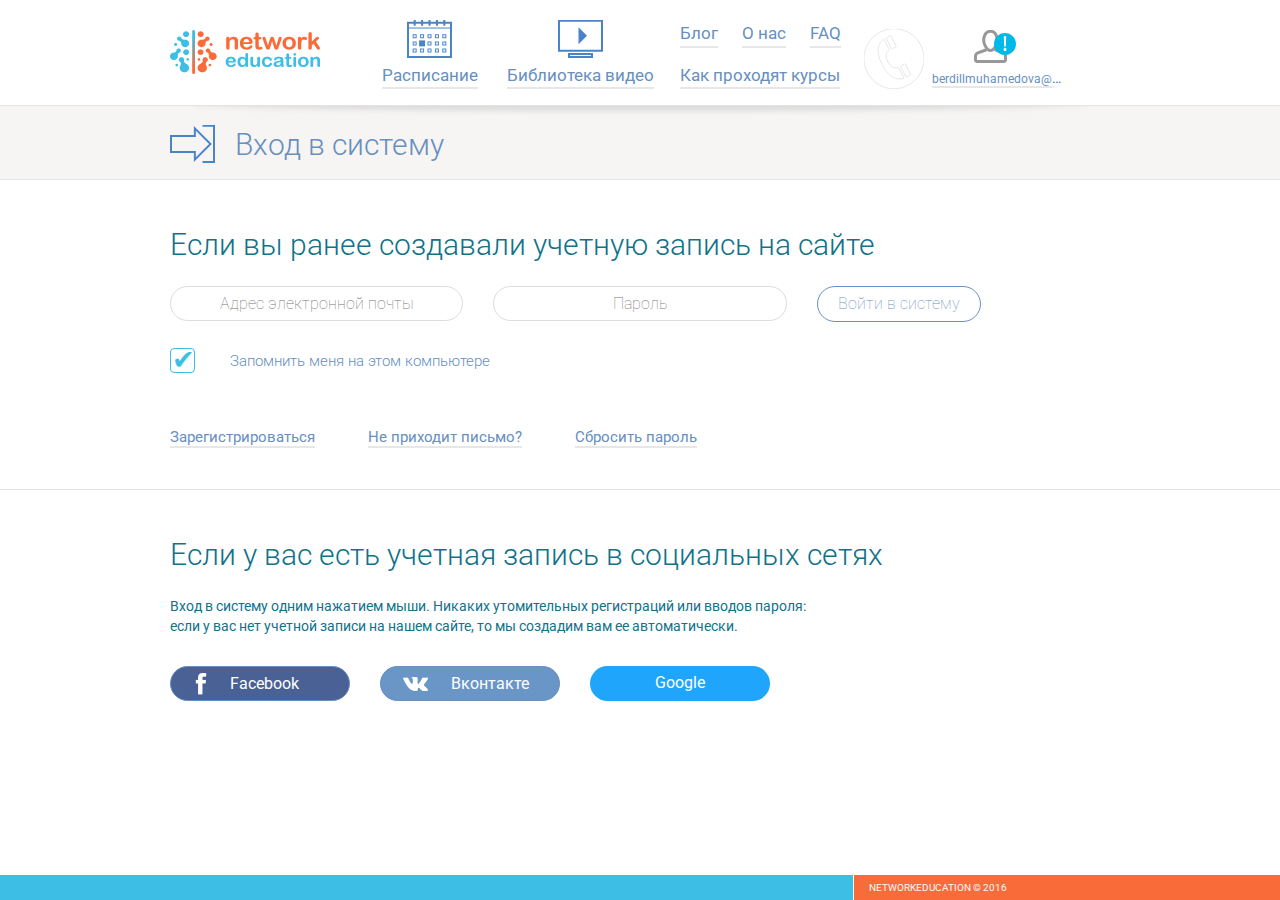
<file: login.html>
<!DOCTYPE html>
<html lang="en">
<head>
    <meta charset="utf-8">
    <meta http-equiv="X-UA-Compatible" content="IE=edge">
    <!--<meta name="viewport" content="width=device-width; initial-scale=1">-->
    <!--<meta name="viewport" content="initial-scale=1, maximum-scale=1, user-scalable=no">-->
    <!-- The above 3 meta tags *must* come first in the head; any other head content must come *after* these tags -->
    <title>NetWork</title>
    <!-- Bootstrap -->
    <link href="css/bootstrap.min.css" rel="stylesheet">
    <link href="css/style.css" rel="stylesheet">
    <!-- HTML5 shim and Respond.js for IE8 support of HTML5 elements and media queries -->
    <!-- WARNING: Respond.js doesn't work if you view the page via file:// -->
    <!--[if lt IE 9]>
    <script src="https://oss.maxcdn.com/html5shiv/3.7.2/html5shiv.min.js"></script>
    <script src="https://oss.maxcdn.com/respond/1.4.2/respond.min.js"></script>
    <![endif]-->
</head>
<body>
<div class="header">
    <div class="container">
        <div class="col-xs-2 logo_bl">
            <a href="#" class="logo">
                <img src="img/logo.png" alt="">
            </a>
        </div>
        <div class="col-xs-10">
            <ul class="link_header link_header_icons">
                <li>
                    <a href="#">
                    <span class="link_header_ico">
                        <svg version="1.1" baseProfile="basic" id="Слой_1"
	 xmlns="http://www.w3.org/2000/svg" xmlns:xlink="http://www.w3.org/1999/xlink" x="0px" y="0px" width="45px" height="38px"
	 viewBox="0 0 45 38" xml:space="preserve">
<g>
	<path fill="#4984CA" d="M43,3.717V36H2V3.717H43 M45,1.717H0V38h45V1.717L45,1.717z"/>
</g>
<g>
	<g>
		<path fill="#4984CA" d="M8.67,15.317v2h-2v-2H8.67 M9.67,14.317h-4v4h4V14.317L9.67,14.317z"/>
	</g>
	<g>
		<path fill="#4984CA" d="M16.085,15.317v2h-2v-2H16.085 M17.085,14.317h-4v4h4V14.317L17.085,14.317z"/>
	</g>
	<g>
		<path fill="#4984CA" d="M23.5,15.317v2h-2v-2H23.5 M24.5,14.317h-4v4h4V14.317L24.5,14.317z"/>
	</g>
	<g>
		<path fill="#4984CA" d="M30.916,15.317v2h-2v-2H30.916 M31.916,14.317h-4v4h4V14.317L31.916,14.317z"/>
	</g>
	<g>
		<path fill="#4984CA" d="M38.331,15.317v2h-2v-2H38.331 M39.331,14.317h-4v4h4V14.317L39.331,14.317z"/>
	</g>
</g>
<g>
	<path fill="#4984CA" d="M8.67,22.389v2h-2v-2H8.67 M9.67,21.389h-4v4h4V21.389L9.67,21.389z"/>
</g>
<g>
	<path fill="#4984CA" d="M18.085,20.389h-6v6h6V20.389L18.085,20.389z"/>
</g>
<g>
	<path fill="#4984CA" d="M23.5,22.389v2h-2v-2H23.5 M24.5,21.389h-4v4h4V21.389L24.5,21.389z"/>
</g>
<g>
	<path fill="#4984CA" d="M30.916,22.389v2h-2v-2H30.916 M31.916,21.389h-4v4h4V21.389L31.916,21.389z"/>
</g>
<g>
	<path fill="#4984CA" d="M38.331,22.389v2h-2v-2H38.331 M39.331,21.389h-4v4h4V21.389L39.331,21.389z"/>
</g>
<g>
	<g>
		<path fill="#4984CA" d="M8.67,29.46v2h-2v-2H8.67 M9.67,28.46h-4v4h4V28.46L9.67,28.46z"/>
	</g>
	<g>
		<path fill="#4984CA" d="M16.085,29.46v2h-2v-2H16.085 M17.085,28.46h-4v4h4V28.46L17.085,28.46z"/>
	</g>
	<g>
		<path fill="#4984CA" d="M23.5,29.46v2h-2v-2H23.5 M24.5,28.46h-4v4h4V28.46L24.5,28.46z"/>
	</g>
	<g>
		<path fill="#4984CA" d="M30.916,29.46v2h-2v-2H30.916 M31.916,28.46h-4v4h4V28.46L31.916,28.46z"/>
	</g>
	<g>
		<path fill="#4984CA" d="M38.331,29.46v2h-2v-2H38.331 M39.331,28.46h-4v4h4V28.46L39.331,28.46z"/>
	</g>
</g>
<g>
	<rect x="7.17" y="0.217" fill="#4984CA" width="1" height="5"/>
	<g>
		<path fill="#4984CA" d="M7.67,0.717v4V0.717 M8.67-0.283h-2v6h2V-0.283L8.67-0.283z"/>
	</g>
</g>
<g>
	<rect x="36.832" y="0.217" fill="#4984CA" width="1" height="5"/>
	<g>
		<path fill="#4984CA" d="M37.332,0.717v4V0.717 M38.332-0.283h-2v6h2V-0.283L38.332-0.283z"/>
	</g>
</g>
<g>
	<rect x="14.585" y="0.217" fill="#4984CA" width="1" height="5"/>
	<g>
		<path fill="#4984CA" d="M15.085,0.717v4V0.717 M16.085-0.283h-2v6h2V-0.283L16.085-0.283z"/>
	</g>
</g>
<g>
	<rect x="22" y="0.217" fill="#4984CA" width="1" height="5"/>
	<g>
		<path fill="#4984CA" d="M22.5,0.717v4V0.717 M23.5-0.283h-2v6h2V-0.283L23.5-0.283z"/>
	</g>
</g>
<g>
	<rect x="29.416" y="0.217" fill="#4984CA" width="1" height="5"/>
	<g>
		<path fill="#4984CA" d="M29.916,0.717v4V0.717 M30.916-0.283h-2v6h2V-0.283L30.916-0.283z"/>
	</g>
</g>
<line fill="none" stroke="#4984CA" stroke-miterlimit="10" x1="0" y1="8.016" x2="45" y2="8.016"/>
</svg>
                    </span>
                    <span class="link_header_txt">
                        Расписание
                    </span>
                    </a>
                </li>
                <li>
                    <a href="#">
                    <span class="link_header_ico">
                        <svg version="1.1" baseProfile="basic" id="Слой_1"
	 xmlns="http://www.w3.org/2000/svg" xmlns:xlink="http://www.w3.org/1999/xlink" x="0px" y="0px" width="45px" height="38px"
	 viewBox="0 0 45 38" xml:space="preserve">
<g>
	<path fill="#4984CA" d="M43,1.717v28H2v-28H43 M45-0.283H0v32h45V-0.283L45-0.283z"/>
</g>
<g>
	<path fill="#4984CA" d="M33,35v1H12v-1H33 M35,33H10v5h25V33L35,33z"/>
</g>
<polygon fill="#4984CA" points="20.508,24.208 20.508,7.225 29,15.716 "/>
</svg>
                    </span>
                    <span class="link_header_txt">
                        Библиотека видео
                    </span>
                    </a>
                </li>
            </ul>
            <ul class="link_header links_header">
                <li>
                    <a href="#">
                    <span class="link_header_txt">
                        Блог
                    </span>
                    </a>
                </li>
                <li>
                    <a href="#">
                    <span class="link_header_txt">
                        О нас
                    </span>
                    </a>
                </li>
                <li>
                    <a href="#">
                    <span class="link_header_txt">
                       FAQ
                    </span>
                    </a>
                </li>
                <li>
                    <a href="#">
                    <span class="link_header_txt">
                        Как проходят курсы
                    </span>
                    </a>
                </li>
            </ul>
            <div class="call_and_prof_name">
                <div class="phone_bl">
                    <button class="call_btn">
                        <svg version="1.1" id="Слой_1" xmlns="http://www.w3.org/2000/svg" xmlns:xlink="http://www.w3.org/1999/xlink" x="0px" y="0px"
	 width="60px" height="60px" viewBox="0 0 60 60" enable-background="new 0 0 60 60" xml:space="preserve">
<path class="circle_phone" fill="transparent" stroke="#e7e7e7" d="M29.982-0.25c-16.568,0-30,13.432-30,30c0,16.568,13.432,30,30,30s30-13.432,30-30
	C59.982,13.182,46.551-0.25,29.982-0.25L29.982-0.25z"/>
<g>
	<g>
		<path fill="none" stroke="#e7e7e7" d="M26.4,6.65c-0.108,0-0.218,0.025-0.321,0.077l-3.462,1.785c-0.345,0.178-0.481,0.603-0.304,0.947
			l5.115,9.921c0.124,0.242,0.371,0.381,0.626,0.381c0.108,0,0.218-0.025,0.32-0.078l3.462-1.786
			c0.344-0.179,0.479-0.601,0.303-0.947l-5.113-9.92C26.902,6.789,26.655,6.65,26.4,6.65L26.4,6.65z"/>
	</g>
	<g>
		<path fill="none" stroke="#e7e7e7" d="M40.863,34.938c-0.105,0-0.22,0.025-0.322,0.08l-3.463,1.782c-0.344,0.177-0.479,0.603-0.303,0.946
			l5.113,9.922c0.122,0.242,0.368,0.381,0.624,0.381c0.106,0,0.22-0.025,0.322-0.078l3.462-1.785
			c0.345-0.178,0.479-0.604,0.305-0.944l-5.113-9.923C41.363,35.078,41.115,34.938,40.863,34.938L40.863,34.938z"/>
	</g>
	<g>
		<path fill="none" stroke="#e7e7e7" d="M35.335,50.01c-4.468,0-11.063-2.471-17.13-14.241c-8.463-16.422-1.464-23.122,0.883-24.782l0.938-0.665
			l5.465,10.603l-0.683,0.506c-0.546,0.404-1.314,1.123-1.871,2.249c-0.828,1.673-1.326,4.614,1.002,9.134
			c2.631,5.104,5.729,6.178,7.866,6.178c0.822,0,1.496-0.156,1.918-0.287l0.802-0.252l5.461,10.604l-1.088,0.379
			C38.14,49.694,36.906,50.01,35.335,50.01z"/>
	</g>
</g>
</svg>
                    </button>
                    <div class="call_back__data">
                        <svg class="phone_ico_call" version="1.1" id="Слой_1" xmlns="http://www.w3.org/2000/svg" xmlns:xlink="http://www.w3.org/1999/xlink" x="0px" y="0px"
	 width="60px" height="60px" viewBox="0 0 60 60" enable-background="new 0 0 60 60" xml:space="preserve">
<path class="circle_phone" fill="transparent" stroke="none" d="M30,0C13.432,0,0,13.432,0,30c0,16.568,13.432,30,30,30c16.568,0,30-13.432,30-30C60,13.432,46.568,0,30,0
	L30,0z"/>
<g>
	<path fill="none" stroke="#e7e7e7" d="M25.257,9.135l3.926,7.616l-1.157,0.596L24.1,9.731L25.257,9.135 M25.815,6.686
		c-0.108,0-0.218,0.025-0.321,0.077l-3.462,1.785c-0.345,0.178-0.481,0.603-0.304,0.947l5.115,9.921
		c0.124,0.242,0.371,0.381,0.626,0.381c0.108,0,0.218-0.025,0.32-0.078l3.463-1.786c0.344-0.179,0.479-0.601,0.303-0.947
		l-5.114-9.92C26.317,6.824,26.07,6.686,25.815,6.686L25.815,6.686z"/>
</g>
<g>
	<path fill="none" stroke="#e7e7e7" d="M40.002,37.708l3.925,7.612l-1.157,0.598l-3.924-7.613L40.002,37.708 M40.561,35.258
		c-0.106,0-0.219,0.025-0.322,0.079l-3.463,1.783c-0.344,0.177-0.479,0.603-0.303,0.946l5.114,9.922
		c0.122,0.242,0.368,0.381,0.624,0.381c0.107,0,0.219-0.025,0.322-0.078l3.462-1.786c0.345-0.177,0.479-0.603,0.305-0.944
		l-5.114-9.922C41.061,35.396,40.814,35.258,40.561,35.258L40.561,35.258z"/>
</g>
<g>
	<path fill="none" stroke="#e7e7e7"d="M36.309,49.619c-4.468,0-11.064-2.471-17.13-14.241c-8.463-16.423-1.464-23.122,0.883-24.783L21,9.93
		l5.465,10.603l-0.683,0.506c-0.546,0.404-1.314,1.123-1.871,2.249c-0.828,1.673-1.326,4.614,1.002,9.134
		c2.631,5.105,5.729,6.178,7.866,6.178c0.822,0,1.496-0.156,1.918-0.287l0.802-0.252l5.46,10.602l-1.087,0.379
		C39.113,49.305,37.88,49.619,36.309,49.619z"/>
</g>
</svg>
                        <div class="call_back_container">
                            <p>Оставьте ваши данные и наши специалисты свяжутся с вами</p>
                            <div class="col-xs-4 form_callback">
                                <input type="text" class="form_input" placeholder="Имя">
                            </div>
                            <div class="col-xs-4 form_callback">
                                <input type="text" class="form_input" placeholder="Телефон">
                            </div>
                            <div class="col-xs-4 form_callback">
                                <a href="#" class="btn_form">Отправить</a>
                            </div>
                        </div>
                    </div>
                </div>
                <div class="prof_link_name_bl">
                    <a href="#" class="prof_link">
                        <div class="prof_link_ico_bl">
                         <span class="prof_link_ico">
                        <svg version="1.1" baseProfile="basic" id="Слой_1"
	 xmlns="http://www.w3.org/2000/svg" xmlns:xlink="http://www.w3.org/1999/xlink" x="0px" y="0px" width="22px" height="22px"
	 viewBox="0 0 22 22" xml:space="preserve">
<path fill="#989898" d="M11,1.858c2.879,0,3.51,3.548,3.51,4.916c0,2.461-2.034,5.851-3.51,5.851c-1.476,0-3.51-3.39-3.51-5.851
	C7.49,5.407,8.121,1.858,11,1.858 M11-0.142c-3.875,0-5.51,3.873-5.51,6.916c0,3.043,2.466,7.851,5.51,7.851
	c3.043,0,5.51-4.808,5.51-7.851C16.51,3.731,14.875-0.142,11-0.142L11-0.142z"/>
<g>
	<path fill="#989898" d="M122.5-12.25v28h-41v-28H122.5 M124.5-14.25h-45v32h45V-14.25L124.5-14.25z"/>
</g>
<path fill="#989898" d="M20.137,14.523l-5.584-2.179c-0.45,0.621-0.962,1.156-1.518,1.554l6.373,2.487
	C19.668,16.487,20,16.973,20,17.251V20H2v-2.749c0-0.274,0.327-0.749,0.583-0.847l6.443-2.466c-0.566-0.392-1.089-0.924-1.548-1.549
	l-5.61,2.146C0.84,14.93,0,16.151,0,17.251V20c0,1.1,0.9,2,2,2h18c1.1,0,2-0.9,2-2v-2.749C22,16.151,21.161,14.924,20.137,14.523z"
	/>
</svg>
                    </span>
                        </div>
                    <span class="prof_link_name">
                        berdillmuhamedova@gmail.com
                    </span>
                    </a>
                    <div class="prof_link_option_bl">
                        <a href="#">Личный кабинет</a>
                        <a href="#">Настройка учетной записи</a>
                        <a href="#">Выйти</a>
                    </div>
                </div>
            </div>
        </div>
    </div>
</div>
<div class="content">
    <div class="tabs_link_bl">
        <div class="container">
            <div class="row">
                <div class="col-xs-12">
                    <h2 class="title_page">
                        <span class="ico_title"><img src="img/vhod.svg"></span>
                        Вход в систему
                    </h2>
                </div>
            </div>
        </div>
    </div>
    <div class="content_tabs_lk">
        <div class="container">
            <div class="row">
                <div class="col-xs-12">
                    <div class="title_login_pg">
                        <h4>Если вы ранее создавали учетную запись на сайте</h4>
                    </div>
                </div>
            </div>
            <div class="row">
                <div class="col-xs-4">
                    <input class="form_input" placeholder="Адрес электронной почты">
                </div>
                <div class="col-xs-4">
                    <input class="form_input" placeholder="Пароль">
                </div>
                <div class="col-xs-4">
                    <button class=" btn_set_act">Войти в систему</button>
                </div>
            </div>
            <div class="row">
                <div class="col-xs-12">
                    <p class="checkbox_login">
                        <input type="checkbox" id="test1" checked="checked"/>
                        <label for="test1">Запомнить меня на этом компьютере</label>
                    </p>
                </div>
            </div>
            <div class="row link_log_reg">
                <div class="col-xs-12">
                    <a href="#">Зарегистрироваться</a>
                    <a href="#">Не приходит письмо?</a>
                    <a href="#">Сбросить пароль</a>
                </div>
            </div>

        </div>
    </div>
    <div class="content_tabs_lk">
        <div class="container">
            <div class="row">
                <div class="col-xs-12">
                    <div class="title_login_pg">
                        <h4>Если у вас есть учетная запись в социальных сетях                        </h4>
                    </div>
                </div>
            </div>
            <div class="row">
                <div class="col-xs-12">
                    <div class="txt_login">
                        <p>Вход в систему одним нажатием мыши. Никаких утомительных регистраций или вводов пароля:<br>
                            если у вас нет учетной записи на нашем сайте, то мы создадим вам ее автоматически.</p>
                    </div>
                </div>
            </div>
            <div class="row soc_prof_login">
                <div class="col-xs-12">
                    <div class="fb_btn">
                        <a href="#" class="soc_btn"><img src="img/fb_ico.png"><span>Facebook</span></a>
                    </div>
                    <div class="vk_btn">
                        <a href="#" class="soc_btn"><img src="img/vk_ico.png"><span>Вконтакте</span></a>
                    </div>
                    <div class="google_btn">
                        <a href="#" class="soc_btn"><span>Google</span></a>
                    </div>
                </div>
            </div>



        </div>
    </div>

</div>
<div class="footer">
    <div class="col-xs-8 footer_blue_left">

    </div>
    <div class="col-xs-4 footer_orange_right">
        <p>networkeducation © 2016</p>
    </div>
</div>
<script src="https://ajax.googleapis.com/ajax/libs/jquery/1.11.3/jquery.min.js"></script>
<script src="js/bootstrap.min.js"></script>
</body>
</html>
</file>
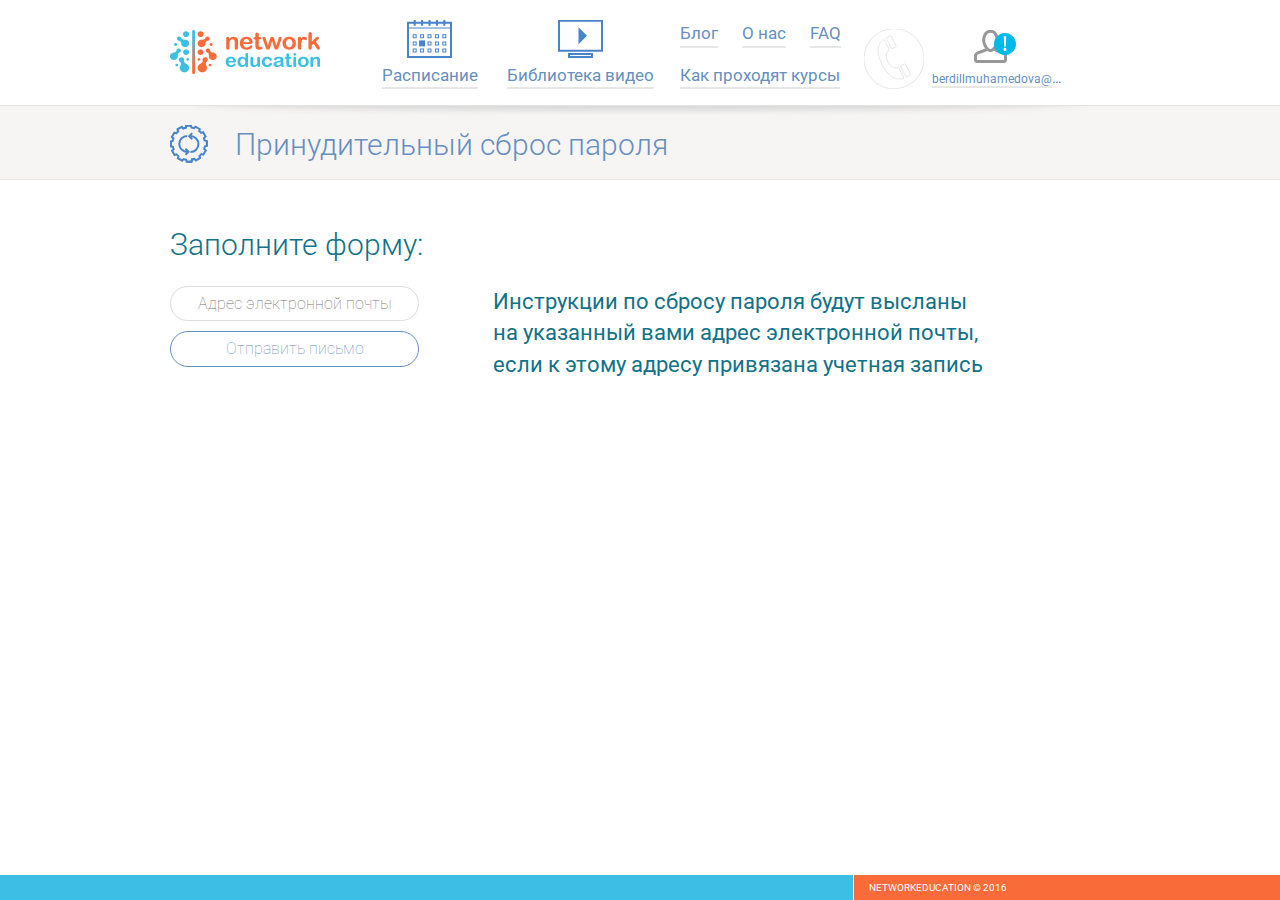
<file: Password _reset.html>
<!DOCTYPE html>
<html lang="en">
<head>
    <meta charset="utf-8">
    <meta http-equiv="X-UA-Compatible" content="IE=edge">
    <!--<meta name="viewport" content="width=device-width; initial-scale=1">-->
    <!--<meta name="viewport" content="initial-scale=1, maximum-scale=1, user-scalable=no">-->
    <!-- The above 3 meta tags *must* come first in the head; any other head content must come *after* these tags -->
    <title>NetWork</title>
    <!-- Bootstrap -->
    <link href="css/bootstrap.min.css" rel="stylesheet">
    <link href="css/style.css" rel="stylesheet">
    <!-- HTML5 shim and Respond.js for IE8 support of HTML5 elements and media queries -->
    <!-- WARNING: Respond.js doesn't work if you view the page via file:// -->
    <!--[if lt IE 9]>
    <script src="https://oss.maxcdn.com/html5shiv/3.7.2/html5shiv.min.js"></script>
    <script src="https://oss.maxcdn.com/respond/1.4.2/respond.min.js"></script>
    <![endif]-->
</head>
<body>
<div class="header">
    <div class="container">
        <div class="col-xs-2 logo_bl">
            <a href="#" class="logo">
                <img src="img/logo.png" alt="">
            </a>
        </div>
        <div class="col-xs-10">
            <ul class="link_header link_header_icons">
                <li>
                    <a href="#">
                    <span class="link_header_ico">
                        <svg version="1.1" baseProfile="basic" id="Слой_1"
	 xmlns="http://www.w3.org/2000/svg" xmlns:xlink="http://www.w3.org/1999/xlink" x="0px" y="0px" width="45px" height="38px"
	 viewBox="0 0 45 38" xml:space="preserve">
<g>
	<path fill="#4984CA" d="M43,3.717V36H2V3.717H43 M45,1.717H0V38h45V1.717L45,1.717z"/>
</g>
<g>
	<g>
		<path fill="#4984CA" d="M8.67,15.317v2h-2v-2H8.67 M9.67,14.317h-4v4h4V14.317L9.67,14.317z"/>
	</g>
	<g>
		<path fill="#4984CA" d="M16.085,15.317v2h-2v-2H16.085 M17.085,14.317h-4v4h4V14.317L17.085,14.317z"/>
	</g>
	<g>
		<path fill="#4984CA" d="M23.5,15.317v2h-2v-2H23.5 M24.5,14.317h-4v4h4V14.317L24.5,14.317z"/>
	</g>
	<g>
		<path fill="#4984CA" d="M30.916,15.317v2h-2v-2H30.916 M31.916,14.317h-4v4h4V14.317L31.916,14.317z"/>
	</g>
	<g>
		<path fill="#4984CA" d="M38.331,15.317v2h-2v-2H38.331 M39.331,14.317h-4v4h4V14.317L39.331,14.317z"/>
	</g>
</g>
<g>
	<path fill="#4984CA" d="M8.67,22.389v2h-2v-2H8.67 M9.67,21.389h-4v4h4V21.389L9.67,21.389z"/>
</g>
<g>
	<path fill="#4984CA" d="M18.085,20.389h-6v6h6V20.389L18.085,20.389z"/>
</g>
<g>
	<path fill="#4984CA" d="M23.5,22.389v2h-2v-2H23.5 M24.5,21.389h-4v4h4V21.389L24.5,21.389z"/>
</g>
<g>
	<path fill="#4984CA" d="M30.916,22.389v2h-2v-2H30.916 M31.916,21.389h-4v4h4V21.389L31.916,21.389z"/>
</g>
<g>
	<path fill="#4984CA" d="M38.331,22.389v2h-2v-2H38.331 M39.331,21.389h-4v4h4V21.389L39.331,21.389z"/>
</g>
<g>
	<g>
		<path fill="#4984CA" d="M8.67,29.46v2h-2v-2H8.67 M9.67,28.46h-4v4h4V28.46L9.67,28.46z"/>
	</g>
	<g>
		<path fill="#4984CA" d="M16.085,29.46v2h-2v-2H16.085 M17.085,28.46h-4v4h4V28.46L17.085,28.46z"/>
	</g>
	<g>
		<path fill="#4984CA" d="M23.5,29.46v2h-2v-2H23.5 M24.5,28.46h-4v4h4V28.46L24.5,28.46z"/>
	</g>
	<g>
		<path fill="#4984CA" d="M30.916,29.46v2h-2v-2H30.916 M31.916,28.46h-4v4h4V28.46L31.916,28.46z"/>
	</g>
	<g>
		<path fill="#4984CA" d="M38.331,29.46v2h-2v-2H38.331 M39.331,28.46h-4v4h4V28.46L39.331,28.46z"/>
	</g>
</g>
<g>
	<rect x="7.17" y="0.217" fill="#4984CA" width="1" height="5"/>
	<g>
		<path fill="#4984CA" d="M7.67,0.717v4V0.717 M8.67-0.283h-2v6h2V-0.283L8.67-0.283z"/>
	</g>
</g>
<g>
	<rect x="36.832" y="0.217" fill="#4984CA" width="1" height="5"/>
	<g>
		<path fill="#4984CA" d="M37.332,0.717v4V0.717 M38.332-0.283h-2v6h2V-0.283L38.332-0.283z"/>
	</g>
</g>
<g>
	<rect x="14.585" y="0.217" fill="#4984CA" width="1" height="5"/>
	<g>
		<path fill="#4984CA" d="M15.085,0.717v4V0.717 M16.085-0.283h-2v6h2V-0.283L16.085-0.283z"/>
	</g>
</g>
<g>
	<rect x="22" y="0.217" fill="#4984CA" width="1" height="5"/>
	<g>
		<path fill="#4984CA" d="M22.5,0.717v4V0.717 M23.5-0.283h-2v6h2V-0.283L23.5-0.283z"/>
	</g>
</g>
<g>
	<rect x="29.416" y="0.217" fill="#4984CA" width="1" height="5"/>
	<g>
		<path fill="#4984CA" d="M29.916,0.717v4V0.717 M30.916-0.283h-2v6h2V-0.283L30.916-0.283z"/>
	</g>
</g>
<line fill="none" stroke="#4984CA" stroke-miterlimit="10" x1="0" y1="8.016" x2="45" y2="8.016"/>
</svg>
                    </span>
                    <span class="link_header_txt">
                        Расписание
                    </span>
                    </a>
                </li>
                <li>
                    <a href="#">
                    <span class="link_header_ico">
                        <svg version="1.1" baseProfile="basic" id="Слой_1"
	 xmlns="http://www.w3.org/2000/svg" xmlns:xlink="http://www.w3.org/1999/xlink" x="0px" y="0px" width="45px" height="38px"
	 viewBox="0 0 45 38" xml:space="preserve">
<g>
	<path fill="#4984CA" d="M43,1.717v28H2v-28H43 M45-0.283H0v32h45V-0.283L45-0.283z"/>
</g>
<g>
	<path fill="#4984CA" d="M33,35v1H12v-1H33 M35,33H10v5h25V33L35,33z"/>
</g>
<polygon fill="#4984CA" points="20.508,24.208 20.508,7.225 29,15.716 "/>
</svg>
                    </span>
                    <span class="link_header_txt">
                        Библиотека видео
                    </span>
                    </a>
                </li>
            </ul>
            <ul class="link_header links_header">
                <li>
                    <a href="#">
                    <span class="link_header_txt">
                        Блог
                    </span>
                    </a>
                </li>
                <li>
                    <a href="#">
                    <span class="link_header_txt">
                        О нас
                    </span>
                    </a>
                </li>
                <li>
                    <a href="#">
                    <span class="link_header_txt">
                       FAQ
                    </span>
                    </a>
                </li>
                <li>
                    <a href="#">
                    <span class="link_header_txt">
                        Как проходят курсы
                    </span>
                    </a>
                </li>
            </ul>
            <div class="call_and_prof_name">
                <div class="phone_bl">
                    <button class="call_btn">
                        <svg version="1.1" id="Слой_1" xmlns="http://www.w3.org/2000/svg" xmlns:xlink="http://www.w3.org/1999/xlink" x="0px" y="0px"
	 width="60px" height="60px" viewBox="0 0 60 60" enable-background="new 0 0 60 60" xml:space="preserve">
<path class="circle_phone" fill="transparent" stroke="#e7e7e7" d="M29.982-0.25c-16.568,0-30,13.432-30,30c0,16.568,13.432,30,30,30s30-13.432,30-30
	C59.982,13.182,46.551-0.25,29.982-0.25L29.982-0.25z"/>
<g>
	<g>
		<path fill="none" stroke="#e7e7e7" d="M26.4,6.65c-0.108,0-0.218,0.025-0.321,0.077l-3.462,1.785c-0.345,0.178-0.481,0.603-0.304,0.947
			l5.115,9.921c0.124,0.242,0.371,0.381,0.626,0.381c0.108,0,0.218-0.025,0.32-0.078l3.462-1.786
			c0.344-0.179,0.479-0.601,0.303-0.947l-5.113-9.92C26.902,6.789,26.655,6.65,26.4,6.65L26.4,6.65z"/>
	</g>
	<g>
		<path fill="none" stroke="#e7e7e7" d="M40.863,34.938c-0.105,0-0.22,0.025-0.322,0.08l-3.463,1.782c-0.344,0.177-0.479,0.603-0.303,0.946
			l5.113,9.922c0.122,0.242,0.368,0.381,0.624,0.381c0.106,0,0.22-0.025,0.322-0.078l3.462-1.785
			c0.345-0.178,0.479-0.604,0.305-0.944l-5.113-9.923C41.363,35.078,41.115,34.938,40.863,34.938L40.863,34.938z"/>
	</g>
	<g>
		<path fill="none" stroke="#e7e7e7" d="M35.335,50.01c-4.468,0-11.063-2.471-17.13-14.241c-8.463-16.422-1.464-23.122,0.883-24.782l0.938-0.665
			l5.465,10.603l-0.683,0.506c-0.546,0.404-1.314,1.123-1.871,2.249c-0.828,1.673-1.326,4.614,1.002,9.134
			c2.631,5.104,5.729,6.178,7.866,6.178c0.822,0,1.496-0.156,1.918-0.287l0.802-0.252l5.461,10.604l-1.088,0.379
			C38.14,49.694,36.906,50.01,35.335,50.01z"/>
	</g>
</g>
</svg>
                    </button>
                    <div class="call_back__data">
                        <svg class="phone_ico_call" version="1.1" id="Слой_1" xmlns="http://www.w3.org/2000/svg" xmlns:xlink="http://www.w3.org/1999/xlink" x="0px" y="0px"
	 width="60px" height="60px" viewBox="0 0 60 60" enable-background="new 0 0 60 60" xml:space="preserve">
<path class="circle_phone" fill="transparent" stroke="none" d="M30,0C13.432,0,0,13.432,0,30c0,16.568,13.432,30,30,30c16.568,0,30-13.432,30-30C60,13.432,46.568,0,30,0
	L30,0z"/>
<g>
	<path fill="none" stroke="#e7e7e7" d="M25.257,9.135l3.926,7.616l-1.157,0.596L24.1,9.731L25.257,9.135 M25.815,6.686
		c-0.108,0-0.218,0.025-0.321,0.077l-3.462,1.785c-0.345,0.178-0.481,0.603-0.304,0.947l5.115,9.921
		c0.124,0.242,0.371,0.381,0.626,0.381c0.108,0,0.218-0.025,0.32-0.078l3.463-1.786c0.344-0.179,0.479-0.601,0.303-0.947
		l-5.114-9.92C26.317,6.824,26.07,6.686,25.815,6.686L25.815,6.686z"/>
</g>
<g>
	<path fill="none" stroke="#e7e7e7" d="M40.002,37.708l3.925,7.612l-1.157,0.598l-3.924-7.613L40.002,37.708 M40.561,35.258
		c-0.106,0-0.219,0.025-0.322,0.079l-3.463,1.783c-0.344,0.177-0.479,0.603-0.303,0.946l5.114,9.922
		c0.122,0.242,0.368,0.381,0.624,0.381c0.107,0,0.219-0.025,0.322-0.078l3.462-1.786c0.345-0.177,0.479-0.603,0.305-0.944
		l-5.114-9.922C41.061,35.396,40.814,35.258,40.561,35.258L40.561,35.258z"/>
</g>
<g>
	<path fill="none" stroke="#e7e7e7"d="M36.309,49.619c-4.468,0-11.064-2.471-17.13-14.241c-8.463-16.423-1.464-23.122,0.883-24.783L21,9.93
		l5.465,10.603l-0.683,0.506c-0.546,0.404-1.314,1.123-1.871,2.249c-0.828,1.673-1.326,4.614,1.002,9.134
		c2.631,5.105,5.729,6.178,7.866,6.178c0.822,0,1.496-0.156,1.918-0.287l0.802-0.252l5.46,10.602l-1.087,0.379
		C39.113,49.305,37.88,49.619,36.309,49.619z"/>
</g>
</svg>
                        <div class="call_back_container">
                            <p>Оставьте ваши данные и наши специалисты свяжутся с вами</p>
                            <div class="col-xs-4 form_callback">
                                <input type="text" class="form_input" placeholder="Имя">
                            </div>
                            <div class="col-xs-4 form_callback">
                                <input type="text" class="form_input" placeholder="Телефон">
                            </div>
                            <div class="col-xs-4 form_callback">
                                <a href="#" class="btn_form">Отправить</a>
                            </div>
                        </div>
                    </div>
                </div>
                <div class="prof_link_name_bl">
                    <a href="#" class="prof_link">
                        <div class="prof_link_ico_bl">
                         <span class="prof_link_ico">
                        <svg version="1.1" baseProfile="basic" id="Слой_1"
	 xmlns="http://www.w3.org/2000/svg" xmlns:xlink="http://www.w3.org/1999/xlink" x="0px" y="0px" width="22px" height="22px"
	 viewBox="0 0 22 22" xml:space="preserve">
<path fill="#989898" d="M11,1.858c2.879,0,3.51,3.548,3.51,4.916c0,2.461-2.034,5.851-3.51,5.851c-1.476,0-3.51-3.39-3.51-5.851
	C7.49,5.407,8.121,1.858,11,1.858 M11-0.142c-3.875,0-5.51,3.873-5.51,6.916c0,3.043,2.466,7.851,5.51,7.851
	c3.043,0,5.51-4.808,5.51-7.851C16.51,3.731,14.875-0.142,11-0.142L11-0.142z"/>
<g>
	<path fill="#989898" d="M122.5-12.25v28h-41v-28H122.5 M124.5-14.25h-45v32h45V-14.25L124.5-14.25z"/>
</g>
<path fill="#989898" d="M20.137,14.523l-5.584-2.179c-0.45,0.621-0.962,1.156-1.518,1.554l6.373,2.487
	C19.668,16.487,20,16.973,20,17.251V20H2v-2.749c0-0.274,0.327-0.749,0.583-0.847l6.443-2.466c-0.566-0.392-1.089-0.924-1.548-1.549
	l-5.61,2.146C0.84,14.93,0,16.151,0,17.251V20c0,1.1,0.9,2,2,2h18c1.1,0,2-0.9,2-2v-2.749C22,16.151,21.161,14.924,20.137,14.523z"
	/>
</svg>
                    </span>
                        </div>
                    <span class="prof_link_name">
                        berdillmuhamedova@gmail.com
                    </span>
                    </a>
                    <div class="prof_link_option_bl">
                        <a href="#">Личный кабинет</a>
                        <a href="#">Настройка учетной записи</a>
                        <a href="#">Выйти</a>
                    </div>
                </div>
            </div>
        </div>
    </div>
</div>
<div class="content">
    <div class="tabs_link_bl">
        <div class="container">
            <div class="row">
                <div class="col-xs-12">
                    <h2 class="title_page">
                        <span class="ico_title"><img src="img/sbros.svg"></span>
                        Принудительный сброс пароля
                    </h2>
                </div>
            </div>
        </div>
    </div>
    <div class="content_tabs_lk registr_content">
        <div class="container">
            <div class="row">
                <div class="col-xs-12">
                    <div class="title_login_pg">
                        <h4>Заполните форму: </h4>
                    </div>
                </div>
            </div>
            <div class="row">
                <div class="col-xs-4">
                    <input class="form_input" placeholder="Адрес электронной почты">
                    <button class="btn_set_act">Отправить письмо</button>
                </div>
                <div class="col-xs-8">
                    <p>Инструкции по сбросу пароля будут высланы<br>
                        на указанный вами адрес электронной почты,<br>
                        если к этому адресу привязана учетная запись
                    </p>
                </div>
            </div>

        </div>
    </div>


</div>
<div class="footer">
    <div class="col-xs-8 footer_blue_left">

    </div>
    <div class="col-xs-4 footer_orange_right">
        <p>networkeducation © 2016</p>
    </div>
</div>
<script src="https://ajax.googleapis.com/ajax/libs/jquery/1.11.3/jquery.min.js"></script>
<script src="js/bootstrap.min.js"></script>
</body>
</html>
</file>
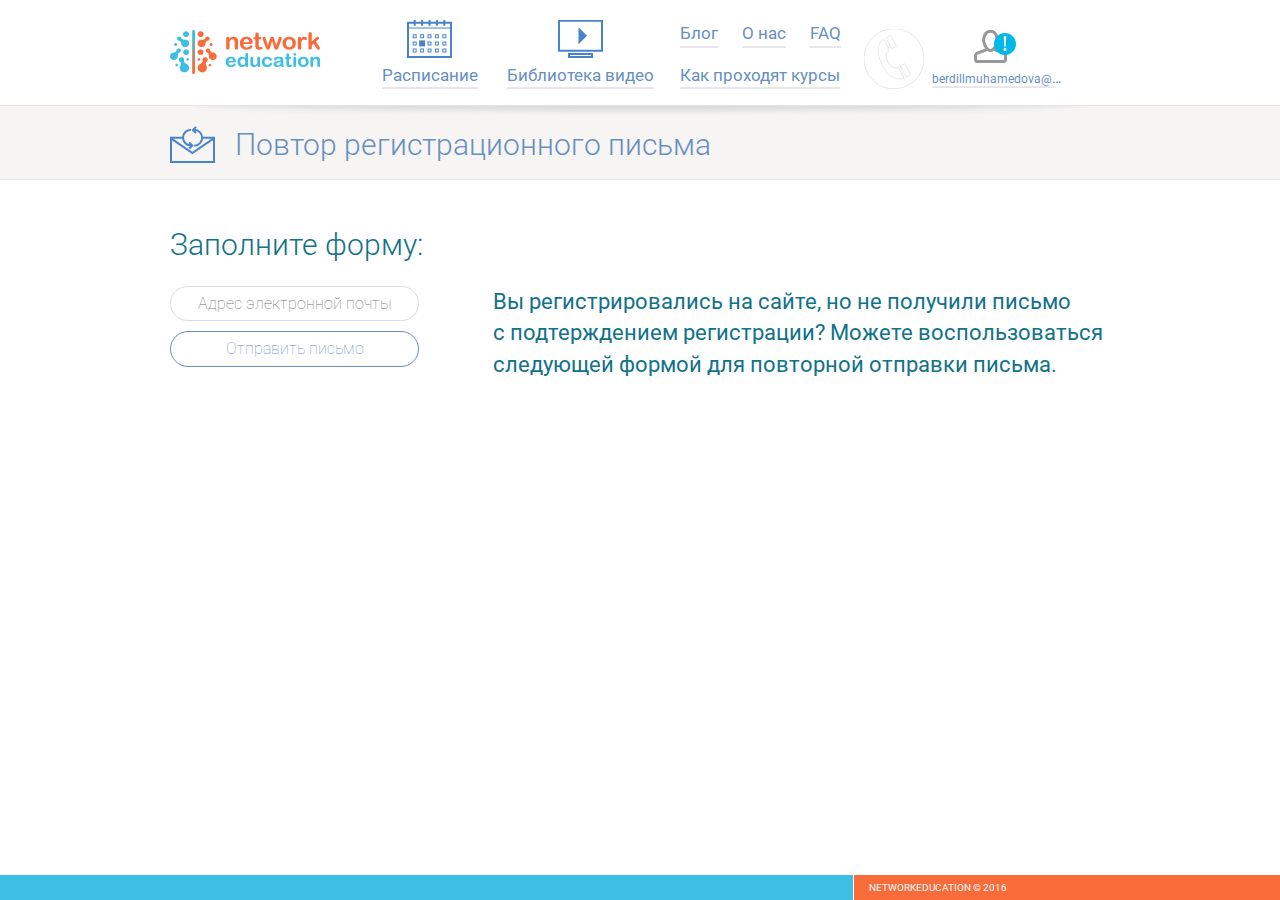
<file: reg_repeat.html>
<!DOCTYPE html>
<html lang="en">
<head>
    <meta charset="utf-8">
    <meta http-equiv="X-UA-Compatible" content="IE=edge">
    <!--<meta name="viewport" content="width=device-width; initial-scale=1">-->
    <!--<meta name="viewport" content="initial-scale=1, maximum-scale=1, user-scalable=no">-->
    <!-- The above 3 meta tags *must* come first in the head; any other head content must come *after* these tags -->
    <title>NetWork</title>
    <!-- Bootstrap -->
    <link href="css/bootstrap.min.css" rel="stylesheet">
    <link href="css/style.css" rel="stylesheet">
    <!-- HTML5 shim and Respond.js for IE8 support of HTML5 elements and media queries -->
    <!-- WARNING: Respond.js doesn't work if you view the page via file:// -->
    <!--[if lt IE 9]>
    <script src="https://oss.maxcdn.com/html5shiv/3.7.2/html5shiv.min.js"></script>
    <script src="https://oss.maxcdn.com/respond/1.4.2/respond.min.js"></script>
    <![endif]-->
</head>
<body>
<div class="header">
    <div class="container">
        <div class="col-xs-2 logo_bl">
            <a href="#" class="logo">
                <img src="img/logo.png" alt="">
            </a>
        </div>
        <div class="col-xs-10">
            <ul class="link_header link_header_icons">
                <li>
                    <a href="#">
                    <span class="link_header_ico">
                        <svg version="1.1" baseProfile="basic" id="Слой_1"
	 xmlns="http://www.w3.org/2000/svg" xmlns:xlink="http://www.w3.org/1999/xlink" x="0px" y="0px" width="45px" height="38px"
	 viewBox="0 0 45 38" xml:space="preserve">
<g>
	<path fill="#4984CA" d="M43,3.717V36H2V3.717H43 M45,1.717H0V38h45V1.717L45,1.717z"/>
</g>
<g>
	<g>
		<path fill="#4984CA" d="M8.67,15.317v2h-2v-2H8.67 M9.67,14.317h-4v4h4V14.317L9.67,14.317z"/>
	</g>
	<g>
		<path fill="#4984CA" d="M16.085,15.317v2h-2v-2H16.085 M17.085,14.317h-4v4h4V14.317L17.085,14.317z"/>
	</g>
	<g>
		<path fill="#4984CA" d="M23.5,15.317v2h-2v-2H23.5 M24.5,14.317h-4v4h4V14.317L24.5,14.317z"/>
	</g>
	<g>
		<path fill="#4984CA" d="M30.916,15.317v2h-2v-2H30.916 M31.916,14.317h-4v4h4V14.317L31.916,14.317z"/>
	</g>
	<g>
		<path fill="#4984CA" d="M38.331,15.317v2h-2v-2H38.331 M39.331,14.317h-4v4h4V14.317L39.331,14.317z"/>
	</g>
</g>
<g>
	<path fill="#4984CA" d="M8.67,22.389v2h-2v-2H8.67 M9.67,21.389h-4v4h4V21.389L9.67,21.389z"/>
</g>
<g>
	<path fill="#4984CA" d="M18.085,20.389h-6v6h6V20.389L18.085,20.389z"/>
</g>
<g>
	<path fill="#4984CA" d="M23.5,22.389v2h-2v-2H23.5 M24.5,21.389h-4v4h4V21.389L24.5,21.389z"/>
</g>
<g>
	<path fill="#4984CA" d="M30.916,22.389v2h-2v-2H30.916 M31.916,21.389h-4v4h4V21.389L31.916,21.389z"/>
</g>
<g>
	<path fill="#4984CA" d="M38.331,22.389v2h-2v-2H38.331 M39.331,21.389h-4v4h4V21.389L39.331,21.389z"/>
</g>
<g>
	<g>
		<path fill="#4984CA" d="M8.67,29.46v2h-2v-2H8.67 M9.67,28.46h-4v4h4V28.46L9.67,28.46z"/>
	</g>
	<g>
		<path fill="#4984CA" d="M16.085,29.46v2h-2v-2H16.085 M17.085,28.46h-4v4h4V28.46L17.085,28.46z"/>
	</g>
	<g>
		<path fill="#4984CA" d="M23.5,29.46v2h-2v-2H23.5 M24.5,28.46h-4v4h4V28.46L24.5,28.46z"/>
	</g>
	<g>
		<path fill="#4984CA" d="M30.916,29.46v2h-2v-2H30.916 M31.916,28.46h-4v4h4V28.46L31.916,28.46z"/>
	</g>
	<g>
		<path fill="#4984CA" d="M38.331,29.46v2h-2v-2H38.331 M39.331,28.46h-4v4h4V28.46L39.331,28.46z"/>
	</g>
</g>
<g>
	<rect x="7.17" y="0.217" fill="#4984CA" width="1" height="5"/>
	<g>
		<path fill="#4984CA" d="M7.67,0.717v4V0.717 M8.67-0.283h-2v6h2V-0.283L8.67-0.283z"/>
	</g>
</g>
<g>
	<rect x="36.832" y="0.217" fill="#4984CA" width="1" height="5"/>
	<g>
		<path fill="#4984CA" d="M37.332,0.717v4V0.717 M38.332-0.283h-2v6h2V-0.283L38.332-0.283z"/>
	</g>
</g>
<g>
	<rect x="14.585" y="0.217" fill="#4984CA" width="1" height="5"/>
	<g>
		<path fill="#4984CA" d="M15.085,0.717v4V0.717 M16.085-0.283h-2v6h2V-0.283L16.085-0.283z"/>
	</g>
</g>
<g>
	<rect x="22" y="0.217" fill="#4984CA" width="1" height="5"/>
	<g>
		<path fill="#4984CA" d="M22.5,0.717v4V0.717 M23.5-0.283h-2v6h2V-0.283L23.5-0.283z"/>
	</g>
</g>
<g>
	<rect x="29.416" y="0.217" fill="#4984CA" width="1" height="5"/>
	<g>
		<path fill="#4984CA" d="M29.916,0.717v4V0.717 M30.916-0.283h-2v6h2V-0.283L30.916-0.283z"/>
	</g>
</g>
<line fill="none" stroke="#4984CA" stroke-miterlimit="10" x1="0" y1="8.016" x2="45" y2="8.016"/>
</svg>
                    </span>
                    <span class="link_header_txt">
                        Расписание
                    </span>
                    </a>
                </li>
                <li>
                    <a href="#">
                    <span class="link_header_ico">
                        <svg version="1.1" baseProfile="basic" id="Слой_1"
	 xmlns="http://www.w3.org/2000/svg" xmlns:xlink="http://www.w3.org/1999/xlink" x="0px" y="0px" width="45px" height="38px"
	 viewBox="0 0 45 38" xml:space="preserve">
<g>
	<path fill="#4984CA" d="M43,1.717v28H2v-28H43 M45-0.283H0v32h45V-0.283L45-0.283z"/>
</g>
<g>
	<path fill="#4984CA" d="M33,35v1H12v-1H33 M35,33H10v5h25V33L35,33z"/>
</g>
<polygon fill="#4984CA" points="20.508,24.208 20.508,7.225 29,15.716 "/>
</svg>
                    </span>
                    <span class="link_header_txt">
                        Библиотека видео
                    </span>
                    </a>
                </li>
            </ul>
            <ul class="link_header links_header">
                <li>
                    <a href="#">
                    <span class="link_header_txt">
                        Блог
                    </span>
                    </a>
                </li>
                <li>
                    <a href="#">
                    <span class="link_header_txt">
                        О нас
                    </span>
                    </a>
                </li>
                <li>
                    <a href="#">
                    <span class="link_header_txt">
                       FAQ
                    </span>
                    </a>
                </li>
                <li>
                    <a href="#">
                    <span class="link_header_txt">
                        Как проходят курсы
                    </span>
                    </a>
                </li>
            </ul>
            <div class="call_and_prof_name">
                <div class="phone_bl">
                    <button class="call_btn">
                        <svg version="1.1" id="Слой_1" xmlns="http://www.w3.org/2000/svg" xmlns:xlink="http://www.w3.org/1999/xlink" x="0px" y="0px"
	 width="60px" height="60px" viewBox="0 0 60 60" enable-background="new 0 0 60 60" xml:space="preserve">
<path class="circle_phone" fill="transparent" stroke="#e7e7e7" d="M29.982-0.25c-16.568,0-30,13.432-30,30c0,16.568,13.432,30,30,30s30-13.432,30-30
	C59.982,13.182,46.551-0.25,29.982-0.25L29.982-0.25z"/>
<g>
	<g>
		<path fill="none" stroke="#e7e7e7" d="M26.4,6.65c-0.108,0-0.218,0.025-0.321,0.077l-3.462,1.785c-0.345,0.178-0.481,0.603-0.304,0.947
			l5.115,9.921c0.124,0.242,0.371,0.381,0.626,0.381c0.108,0,0.218-0.025,0.32-0.078l3.462-1.786
			c0.344-0.179,0.479-0.601,0.303-0.947l-5.113-9.92C26.902,6.789,26.655,6.65,26.4,6.65L26.4,6.65z"/>
	</g>
	<g>
		<path fill="none" stroke="#e7e7e7" d="M40.863,34.938c-0.105,0-0.22,0.025-0.322,0.08l-3.463,1.782c-0.344,0.177-0.479,0.603-0.303,0.946
			l5.113,9.922c0.122,0.242,0.368,0.381,0.624,0.381c0.106,0,0.22-0.025,0.322-0.078l3.462-1.785
			c0.345-0.178,0.479-0.604,0.305-0.944l-5.113-9.923C41.363,35.078,41.115,34.938,40.863,34.938L40.863,34.938z"/>
	</g>
	<g>
		<path fill="none" stroke="#e7e7e7" d="M35.335,50.01c-4.468,0-11.063-2.471-17.13-14.241c-8.463-16.422-1.464-23.122,0.883-24.782l0.938-0.665
			l5.465,10.603l-0.683,0.506c-0.546,0.404-1.314,1.123-1.871,2.249c-0.828,1.673-1.326,4.614,1.002,9.134
			c2.631,5.104,5.729,6.178,7.866,6.178c0.822,0,1.496-0.156,1.918-0.287l0.802-0.252l5.461,10.604l-1.088,0.379
			C38.14,49.694,36.906,50.01,35.335,50.01z"/>
	</g>
</g>
</svg>
                    </button>
                    <div class="call_back__data">
                        <svg class="phone_ico_call" version="1.1" id="Слой_1" xmlns="http://www.w3.org/2000/svg" xmlns:xlink="http://www.w3.org/1999/xlink" x="0px" y="0px"
	 width="60px" height="60px" viewBox="0 0 60 60" enable-background="new 0 0 60 60" xml:space="preserve">
<path class="circle_phone" fill="transparent" stroke="none" d="M30,0C13.432,0,0,13.432,0,30c0,16.568,13.432,30,30,30c16.568,0,30-13.432,30-30C60,13.432,46.568,0,30,0
	L30,0z"/>
<g>
	<path fill="none" stroke="#e7e7e7" d="M25.257,9.135l3.926,7.616l-1.157,0.596L24.1,9.731L25.257,9.135 M25.815,6.686
		c-0.108,0-0.218,0.025-0.321,0.077l-3.462,1.785c-0.345,0.178-0.481,0.603-0.304,0.947l5.115,9.921
		c0.124,0.242,0.371,0.381,0.626,0.381c0.108,0,0.218-0.025,0.32-0.078l3.463-1.786c0.344-0.179,0.479-0.601,0.303-0.947
		l-5.114-9.92C26.317,6.824,26.07,6.686,25.815,6.686L25.815,6.686z"/>
</g>
<g>
	<path fill="none" stroke="#e7e7e7" d="M40.002,37.708l3.925,7.612l-1.157,0.598l-3.924-7.613L40.002,37.708 M40.561,35.258
		c-0.106,0-0.219,0.025-0.322,0.079l-3.463,1.783c-0.344,0.177-0.479,0.603-0.303,0.946l5.114,9.922
		c0.122,0.242,0.368,0.381,0.624,0.381c0.107,0,0.219-0.025,0.322-0.078l3.462-1.786c0.345-0.177,0.479-0.603,0.305-0.944
		l-5.114-9.922C41.061,35.396,40.814,35.258,40.561,35.258L40.561,35.258z"/>
</g>
<g>
	<path fill="none" stroke="#e7e7e7"d="M36.309,49.619c-4.468,0-11.064-2.471-17.13-14.241c-8.463-16.423-1.464-23.122,0.883-24.783L21,9.93
		l5.465,10.603l-0.683,0.506c-0.546,0.404-1.314,1.123-1.871,2.249c-0.828,1.673-1.326,4.614,1.002,9.134
		c2.631,5.105,5.729,6.178,7.866,6.178c0.822,0,1.496-0.156,1.918-0.287l0.802-0.252l5.46,10.602l-1.087,0.379
		C39.113,49.305,37.88,49.619,36.309,49.619z"/>
</g>
</svg>
                        <div class="call_back_container">
                            <p>Оставьте ваши данные и наши специалисты свяжутся с вами</p>
                            <div class="col-xs-4 form_callback">
                                <input type="text" class="form_input" placeholder="Имя">
                            </div>
                            <div class="col-xs-4 form_callback">
                                <input type="text" class="form_input" placeholder="Телефон">
                            </div>
                            <div class="col-xs-4 form_callback">
                                <a href="#" class="btn_form">Отправить</a>
                            </div>
                        </div>
                    </div>
                </div>
                <div class="prof_link_name_bl">
                    <a href="#" class="prof_link">
                        <div class="prof_link_ico_bl">
                         <span class="prof_link_ico">
                        <svg version="1.1" baseProfile="basic" id="Слой_1"
	 xmlns="http://www.w3.org/2000/svg" xmlns:xlink="http://www.w3.org/1999/xlink" x="0px" y="0px" width="22px" height="22px"
	 viewBox="0 0 22 22" xml:space="preserve">
<path fill="#989898" d="M11,1.858c2.879,0,3.51,3.548,3.51,4.916c0,2.461-2.034,5.851-3.51,5.851c-1.476,0-3.51-3.39-3.51-5.851
	C7.49,5.407,8.121,1.858,11,1.858 M11-0.142c-3.875,0-5.51,3.873-5.51,6.916c0,3.043,2.466,7.851,5.51,7.851
	c3.043,0,5.51-4.808,5.51-7.851C16.51,3.731,14.875-0.142,11-0.142L11-0.142z"/>
<g>
	<path fill="#989898" d="M122.5-12.25v28h-41v-28H122.5 M124.5-14.25h-45v32h45V-14.25L124.5-14.25z"/>
</g>
<path fill="#989898" d="M20.137,14.523l-5.584-2.179c-0.45,0.621-0.962,1.156-1.518,1.554l6.373,2.487
	C19.668,16.487,20,16.973,20,17.251V20H2v-2.749c0-0.274,0.327-0.749,0.583-0.847l6.443-2.466c-0.566-0.392-1.089-0.924-1.548-1.549
	l-5.61,2.146C0.84,14.93,0,16.151,0,17.251V20c0,1.1,0.9,2,2,2h18c1.1,0,2-0.9,2-2v-2.749C22,16.151,21.161,14.924,20.137,14.523z"
	/>
</svg>
                    </span>
                        </div>
                    <span class="prof_link_name">
                        berdillmuhamedova@gmail.com
                    </span>
                    </a>
                    <div class="prof_link_option_bl">
                        <a href="#">Личный кабинет</a>
                        <a href="#">Настройка учетной записи</a>
                        <a href="#">Выйти</a>
                    </div>
                </div>
            </div>
        </div>
    </div>
</div>
<div class="content">
    <div class="tabs_link_bl">
        <div class="container">
            <div class="row">
                <div class="col-xs-12">
                    <h2 class="title_page">
                        <span class="ico_title"><img src="img/pismo.svg"></span>
                        Повтор регистрационного письма
                    </h2>
                </div>
            </div>
        </div>
    </div>
    <div class="content_tabs_lk registr_content">
        <div class="container">
            <div class="row">
                <div class="col-xs-12">
                    <div class="title_login_pg">
                        <h4>Заполните форму: </h4>
                    </div>
                </div>
            </div>
            <div class="row">
                <div class="col-xs-4">
                    <input class="form_input" placeholder="Адрес электронной почты">
                    <button class="btn_set_act">Отправить письмо</button>
                </div>
                <div class="col-xs-8">
                    <p>Вы регистрировались на сайте, но не получили письмо<br>
                        с подтерждением регистрации? Можете воспользоваться<br>
                        следующей формой для повторной отправки письма.</p>
                </div>
            </div>

        </div>
    </div>


</div>
<div class="footer">
    <div class="col-xs-8 footer_blue_left">

    </div>
    <div class="col-xs-4 footer_orange_right">
        <p>networkeducation © 2016</p>
    </div>
</div>
<script src="https://ajax.googleapis.com/ajax/libs/jquery/1.11.3/jquery.min.js"></script>
<script src="js/bootstrap.min.js"></script>
</body>
</html>
</file>
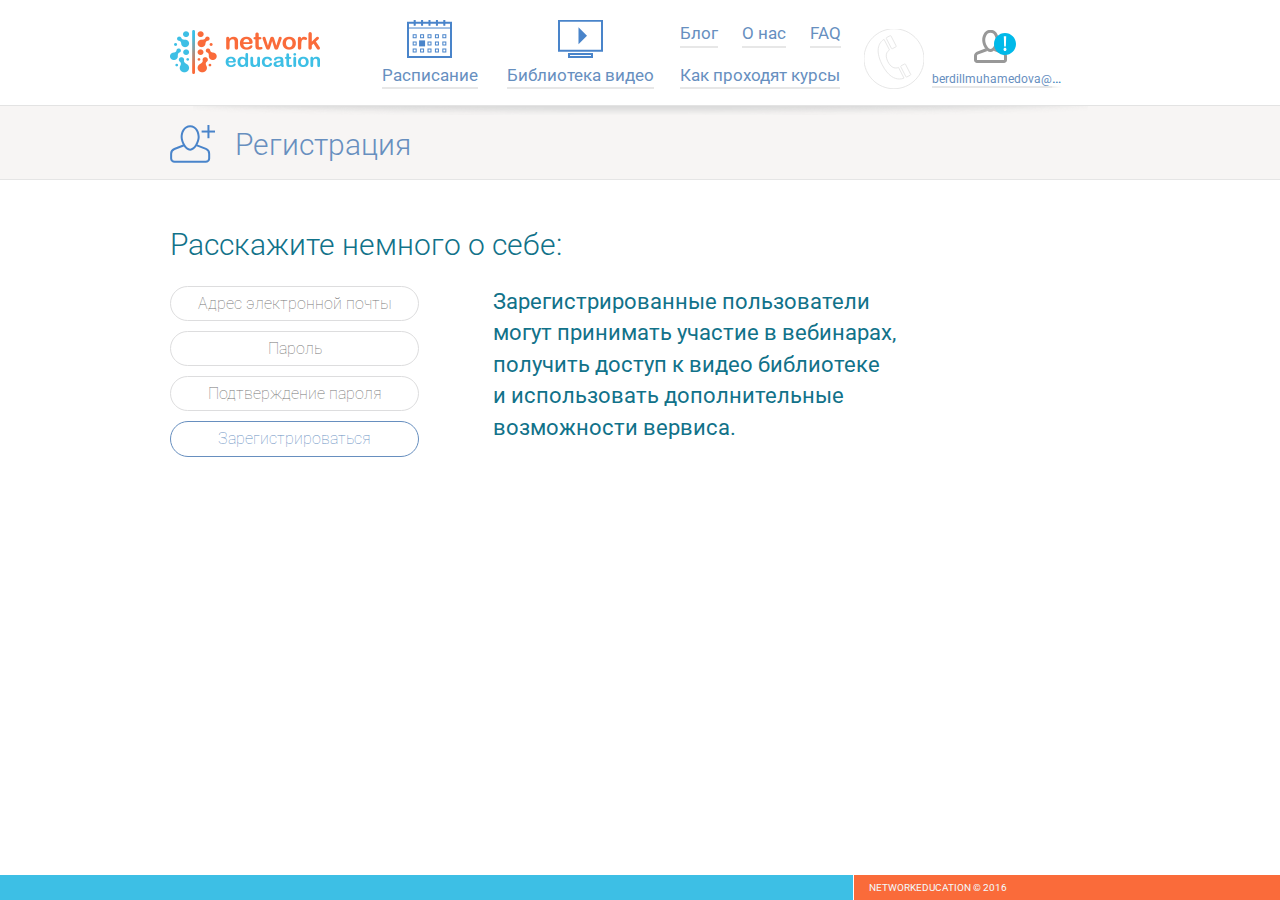
<file: registration.html>
<!DOCTYPE html>
<html lang="en">
<head>
    <meta charset="utf-8">
    <meta http-equiv="X-UA-Compatible" content="IE=edge">
    <!--<meta name="viewport" content="width=device-width; initial-scale=1">-->
    <!--<meta name="viewport" content="initial-scale=1, maximum-scale=1, user-scalable=no">-->
    <!-- The above 3 meta tags *must* come first in the head; any other head content must come *after* these tags -->
    <title>NetWork</title>
    <!-- Bootstrap -->
    <link href="css/bootstrap.min.css" rel="stylesheet">
    <link href="css/style.css" rel="stylesheet">
    <!-- HTML5 shim and Respond.js for IE8 support of HTML5 elements and media queries -->
    <!-- WARNING: Respond.js doesn't work if you view the page via file:// -->
    <!--[if lt IE 9]>
    <script src="https://oss.maxcdn.com/html5shiv/3.7.2/html5shiv.min.js"></script>
    <script src="https://oss.maxcdn.com/respond/1.4.2/respond.min.js"></script>
    <![endif]-->
</head>
<body>
<div class="header">
    <div class="container">
        <div class="col-xs-2 logo_bl">
            <a href="#" class="logo">
                <img src="img/logo.png" alt="">
            </a>
        </div>
        <div class="col-xs-10">
            <ul class="link_header link_header_icons">
                <li>
                    <a href="#">
                    <span class="link_header_ico">
                        <svg version="1.1" baseProfile="basic" id="Слой_1"
	 xmlns="http://www.w3.org/2000/svg" xmlns:xlink="http://www.w3.org/1999/xlink" x="0px" y="0px" width="45px" height="38px"
	 viewBox="0 0 45 38" xml:space="preserve">
<g>
	<path fill="#4984CA" d="M43,3.717V36H2V3.717H43 M45,1.717H0V38h45V1.717L45,1.717z"/>
</g>
<g>
	<g>
		<path fill="#4984CA" d="M8.67,15.317v2h-2v-2H8.67 M9.67,14.317h-4v4h4V14.317L9.67,14.317z"/>
	</g>
	<g>
		<path fill="#4984CA" d="M16.085,15.317v2h-2v-2H16.085 M17.085,14.317h-4v4h4V14.317L17.085,14.317z"/>
	</g>
	<g>
		<path fill="#4984CA" d="M23.5,15.317v2h-2v-2H23.5 M24.5,14.317h-4v4h4V14.317L24.5,14.317z"/>
	</g>
	<g>
		<path fill="#4984CA" d="M30.916,15.317v2h-2v-2H30.916 M31.916,14.317h-4v4h4V14.317L31.916,14.317z"/>
	</g>
	<g>
		<path fill="#4984CA" d="M38.331,15.317v2h-2v-2H38.331 M39.331,14.317h-4v4h4V14.317L39.331,14.317z"/>
	</g>
</g>
<g>
	<path fill="#4984CA" d="M8.67,22.389v2h-2v-2H8.67 M9.67,21.389h-4v4h4V21.389L9.67,21.389z"/>
</g>
<g>
	<path fill="#4984CA" d="M18.085,20.389h-6v6h6V20.389L18.085,20.389z"/>
</g>
<g>
	<path fill="#4984CA" d="M23.5,22.389v2h-2v-2H23.5 M24.5,21.389h-4v4h4V21.389L24.5,21.389z"/>
</g>
<g>
	<path fill="#4984CA" d="M30.916,22.389v2h-2v-2H30.916 M31.916,21.389h-4v4h4V21.389L31.916,21.389z"/>
</g>
<g>
	<path fill="#4984CA" d="M38.331,22.389v2h-2v-2H38.331 M39.331,21.389h-4v4h4V21.389L39.331,21.389z"/>
</g>
<g>
	<g>
		<path fill="#4984CA" d="M8.67,29.46v2h-2v-2H8.67 M9.67,28.46h-4v4h4V28.46L9.67,28.46z"/>
	</g>
	<g>
		<path fill="#4984CA" d="M16.085,29.46v2h-2v-2H16.085 M17.085,28.46h-4v4h4V28.46L17.085,28.46z"/>
	</g>
	<g>
		<path fill="#4984CA" d="M23.5,29.46v2h-2v-2H23.5 M24.5,28.46h-4v4h4V28.46L24.5,28.46z"/>
	</g>
	<g>
		<path fill="#4984CA" d="M30.916,29.46v2h-2v-2H30.916 M31.916,28.46h-4v4h4V28.46L31.916,28.46z"/>
	</g>
	<g>
		<path fill="#4984CA" d="M38.331,29.46v2h-2v-2H38.331 M39.331,28.46h-4v4h4V28.46L39.331,28.46z"/>
	</g>
</g>
<g>
	<rect x="7.17" y="0.217" fill="#4984CA" width="1" height="5"/>
	<g>
		<path fill="#4984CA" d="M7.67,0.717v4V0.717 M8.67-0.283h-2v6h2V-0.283L8.67-0.283z"/>
	</g>
</g>
<g>
	<rect x="36.832" y="0.217" fill="#4984CA" width="1" height="5"/>
	<g>
		<path fill="#4984CA" d="M37.332,0.717v4V0.717 M38.332-0.283h-2v6h2V-0.283L38.332-0.283z"/>
	</g>
</g>
<g>
	<rect x="14.585" y="0.217" fill="#4984CA" width="1" height="5"/>
	<g>
		<path fill="#4984CA" d="M15.085,0.717v4V0.717 M16.085-0.283h-2v6h2V-0.283L16.085-0.283z"/>
	</g>
</g>
<g>
	<rect x="22" y="0.217" fill="#4984CA" width="1" height="5"/>
	<g>
		<path fill="#4984CA" d="M22.5,0.717v4V0.717 M23.5-0.283h-2v6h2V-0.283L23.5-0.283z"/>
	</g>
</g>
<g>
	<rect x="29.416" y="0.217" fill="#4984CA" width="1" height="5"/>
	<g>
		<path fill="#4984CA" d="M29.916,0.717v4V0.717 M30.916-0.283h-2v6h2V-0.283L30.916-0.283z"/>
	</g>
</g>
<line fill="none" stroke="#4984CA" stroke-miterlimit="10" x1="0" y1="8.016" x2="45" y2="8.016"/>
</svg>
                    </span>
                    <span class="link_header_txt">
                        Расписание
                    </span>
                    </a>
                </li>
                <li>
                    <a href="#">
                    <span class="link_header_ico">
                        <svg version="1.1" baseProfile="basic" id="Слой_1"
	 xmlns="http://www.w3.org/2000/svg" xmlns:xlink="http://www.w3.org/1999/xlink" x="0px" y="0px" width="45px" height="38px"
	 viewBox="0 0 45 38" xml:space="preserve">
<g>
	<path fill="#4984CA" d="M43,1.717v28H2v-28H43 M45-0.283H0v32h45V-0.283L45-0.283z"/>
</g>
<g>
	<path fill="#4984CA" d="M33,35v1H12v-1H33 M35,33H10v5h25V33L35,33z"/>
</g>
<polygon fill="#4984CA" points="20.508,24.208 20.508,7.225 29,15.716 "/>
</svg>
                    </span>
                    <span class="link_header_txt">
                        Библиотека видео
                    </span>
                    </a>
                </li>
            </ul>
            <ul class="link_header links_header">
                <li>
                    <a href="#">
                    <span class="link_header_txt">
                        Блог
                    </span>
                    </a>
                </li>
                <li>
                    <a href="#">
                    <span class="link_header_txt">
                        О нас
                    </span>
                    </a>
                </li>
                <li>
                    <a href="#">
                    <span class="link_header_txt">
                       FAQ
                    </span>
                    </a>
                </li>
                <li>
                    <a href="#">
                    <span class="link_header_txt">
                        Как проходят курсы
                    </span>
                    </a>
                </li>
            </ul>
            <div class="call_and_prof_name">
                <div class="phone_bl">
                    <button class="call_btn">
                        <svg version="1.1" id="Слой_1" xmlns="http://www.w3.org/2000/svg" xmlns:xlink="http://www.w3.org/1999/xlink" x="0px" y="0px"
	 width="60px" height="60px" viewBox="0 0 60 60" enable-background="new 0 0 60 60" xml:space="preserve">
<path class="circle_phone" fill="transparent" stroke="#e7e7e7" d="M29.982-0.25c-16.568,0-30,13.432-30,30c0,16.568,13.432,30,30,30s30-13.432,30-30
	C59.982,13.182,46.551-0.25,29.982-0.25L29.982-0.25z"/>
<g>
	<g>
		<path fill="none" stroke="#e7e7e7" d="M26.4,6.65c-0.108,0-0.218,0.025-0.321,0.077l-3.462,1.785c-0.345,0.178-0.481,0.603-0.304,0.947
			l5.115,9.921c0.124,0.242,0.371,0.381,0.626,0.381c0.108,0,0.218-0.025,0.32-0.078l3.462-1.786
			c0.344-0.179,0.479-0.601,0.303-0.947l-5.113-9.92C26.902,6.789,26.655,6.65,26.4,6.65L26.4,6.65z"/>
	</g>
	<g>
		<path fill="none" stroke="#e7e7e7" d="M40.863,34.938c-0.105,0-0.22,0.025-0.322,0.08l-3.463,1.782c-0.344,0.177-0.479,0.603-0.303,0.946
			l5.113,9.922c0.122,0.242,0.368,0.381,0.624,0.381c0.106,0,0.22-0.025,0.322-0.078l3.462-1.785
			c0.345-0.178,0.479-0.604,0.305-0.944l-5.113-9.923C41.363,35.078,41.115,34.938,40.863,34.938L40.863,34.938z"/>
	</g>
	<g>
		<path fill="none" stroke="#e7e7e7" d="M35.335,50.01c-4.468,0-11.063-2.471-17.13-14.241c-8.463-16.422-1.464-23.122,0.883-24.782l0.938-0.665
			l5.465,10.603l-0.683,0.506c-0.546,0.404-1.314,1.123-1.871,2.249c-0.828,1.673-1.326,4.614,1.002,9.134
			c2.631,5.104,5.729,6.178,7.866,6.178c0.822,0,1.496-0.156,1.918-0.287l0.802-0.252l5.461,10.604l-1.088,0.379
			C38.14,49.694,36.906,50.01,35.335,50.01z"/>
	</g>
</g>
</svg>
                    </button>
                    <div class="call_back__data">
                        <svg class="phone_ico_call" version="1.1" id="Слой_1" xmlns="http://www.w3.org/2000/svg" xmlns:xlink="http://www.w3.org/1999/xlink" x="0px" y="0px"
	 width="60px" height="60px" viewBox="0 0 60 60" enable-background="new 0 0 60 60" xml:space="preserve">
<path class="circle_phone" fill="transparent" stroke="none" d="M30,0C13.432,0,0,13.432,0,30c0,16.568,13.432,30,30,30c16.568,0,30-13.432,30-30C60,13.432,46.568,0,30,0
	L30,0z"/>
<g>
	<path fill="none" stroke="#e7e7e7" d="M25.257,9.135l3.926,7.616l-1.157,0.596L24.1,9.731L25.257,9.135 M25.815,6.686
		c-0.108,0-0.218,0.025-0.321,0.077l-3.462,1.785c-0.345,0.178-0.481,0.603-0.304,0.947l5.115,9.921
		c0.124,0.242,0.371,0.381,0.626,0.381c0.108,0,0.218-0.025,0.32-0.078l3.463-1.786c0.344-0.179,0.479-0.601,0.303-0.947
		l-5.114-9.92C26.317,6.824,26.07,6.686,25.815,6.686L25.815,6.686z"/>
</g>
<g>
	<path fill="none" stroke="#e7e7e7" d="M40.002,37.708l3.925,7.612l-1.157,0.598l-3.924-7.613L40.002,37.708 M40.561,35.258
		c-0.106,0-0.219,0.025-0.322,0.079l-3.463,1.783c-0.344,0.177-0.479,0.603-0.303,0.946l5.114,9.922
		c0.122,0.242,0.368,0.381,0.624,0.381c0.107,0,0.219-0.025,0.322-0.078l3.462-1.786c0.345-0.177,0.479-0.603,0.305-0.944
		l-5.114-9.922C41.061,35.396,40.814,35.258,40.561,35.258L40.561,35.258z"/>
</g>
<g>
	<path fill="none" stroke="#e7e7e7"d="M36.309,49.619c-4.468,0-11.064-2.471-17.13-14.241c-8.463-16.423-1.464-23.122,0.883-24.783L21,9.93
		l5.465,10.603l-0.683,0.506c-0.546,0.404-1.314,1.123-1.871,2.249c-0.828,1.673-1.326,4.614,1.002,9.134
		c2.631,5.105,5.729,6.178,7.866,6.178c0.822,0,1.496-0.156,1.918-0.287l0.802-0.252l5.46,10.602l-1.087,0.379
		C39.113,49.305,37.88,49.619,36.309,49.619z"/>
</g>
</svg>
                        <div class="call_back_container">
                            <p>Оставьте ваши данные и наши специалисты свяжутся с вами</p>
                            <div class="col-xs-4 form_callback">
                                <input type="text" class="form_input" placeholder="Имя">
                            </div>
                            <div class="col-xs-4 form_callback">
                                <input type="text" class="form_input" placeholder="Телефон">
                            </div>
                            <div class="col-xs-4 form_callback">
                                <a href="#" class="btn_form">Отправить</a>
                            </div>
                        </div>
                    </div>
                </div>
                <div class="prof_link_name_bl">
                    <a href="#" class="prof_link">
                        <div class="prof_link_ico_bl">
                         <span class="prof_link_ico">
                        <svg version="1.1" baseProfile="basic" id="Слой_1"
	 xmlns="http://www.w3.org/2000/svg" xmlns:xlink="http://www.w3.org/1999/xlink" x="0px" y="0px" width="22px" height="22px"
	 viewBox="0 0 22 22" xml:space="preserve">
<path fill="#989898" d="M11,1.858c2.879,0,3.51,3.548,3.51,4.916c0,2.461-2.034,5.851-3.51,5.851c-1.476,0-3.51-3.39-3.51-5.851
	C7.49,5.407,8.121,1.858,11,1.858 M11-0.142c-3.875,0-5.51,3.873-5.51,6.916c0,3.043,2.466,7.851,5.51,7.851
	c3.043,0,5.51-4.808,5.51-7.851C16.51,3.731,14.875-0.142,11-0.142L11-0.142z"/>
<g>
	<path fill="#989898" d="M122.5-12.25v28h-41v-28H122.5 M124.5-14.25h-45v32h45V-14.25L124.5-14.25z"/>
</g>
<path fill="#989898" d="M20.137,14.523l-5.584-2.179c-0.45,0.621-0.962,1.156-1.518,1.554l6.373,2.487
	C19.668,16.487,20,16.973,20,17.251V20H2v-2.749c0-0.274,0.327-0.749,0.583-0.847l6.443-2.466c-0.566-0.392-1.089-0.924-1.548-1.549
	l-5.61,2.146C0.84,14.93,0,16.151,0,17.251V20c0,1.1,0.9,2,2,2h18c1.1,0,2-0.9,2-2v-2.749C22,16.151,21.161,14.924,20.137,14.523z"
	/>
</svg>
                    </span>
                        </div>
                    <span class="prof_link_name">
                        berdillmuhamedova@gmail.com
                    </span>
                    </a>
                    <div class="prof_link_option_bl">
                        <a href="#">Личный кабинет</a>
                        <a href="#">Настройка учетной записи</a>
                        <a href="#">Выйти</a>
                    </div>
                </div>
            </div>
        </div>
    </div>
</div>
<div class="content">
    <div class="tabs_link_bl">
        <div class="container">
            <div class="row">
                <div class="col-xs-12">
                    <h2 class="title_page">
                        <span class="ico_title"><img src="img/regg.svg"></span>
                        Регистрация
                    </h2>
                </div>
            </div>
        </div>
    </div>
    <div class="content_tabs_lk registr_content">
        <div class="container">
            <div class="row">
                <div class="col-xs-12">
                    <div class="title_login_pg">
                        <h4>Расскажите немного о себе:</h4>
                    </div>
                </div>
            </div>
            <div class="row">
                <div class="col-xs-4">
                    <input class="form_input" placeholder="Адрес электронной почты">
                    <input class="form_input" placeholder="Пароль">
                    <input class="form_input" placeholder="Подтверждение пароля">
                    <button class="btn_set_act">Зарегистрироваться</button>
                </div>
                <div class="col-xs-8">
                    <p>Зарегистрированные пользователи<br>
                        могут принимать участие в вебинарах,<br>
                        получить доступ к видео библиотеке<br>
                        и использовать дополнительные<br>
                        возможности вервиса.</p>
                </div>
            </div>

        </div>
    </div>


</div>
<div class="footer">
    <div class="col-xs-8 footer_blue_left">

    </div>
    <div class="col-xs-4 footer_orange_right">
        <p>networkeducation © 2016</p>
    </div>
</div>
<script src="https://ajax.googleapis.com/ajax/libs/jquery/1.11.3/jquery.min.js"></script>
<script src="js/bootstrap.min.js"></script>
</body>
</html>
</file>
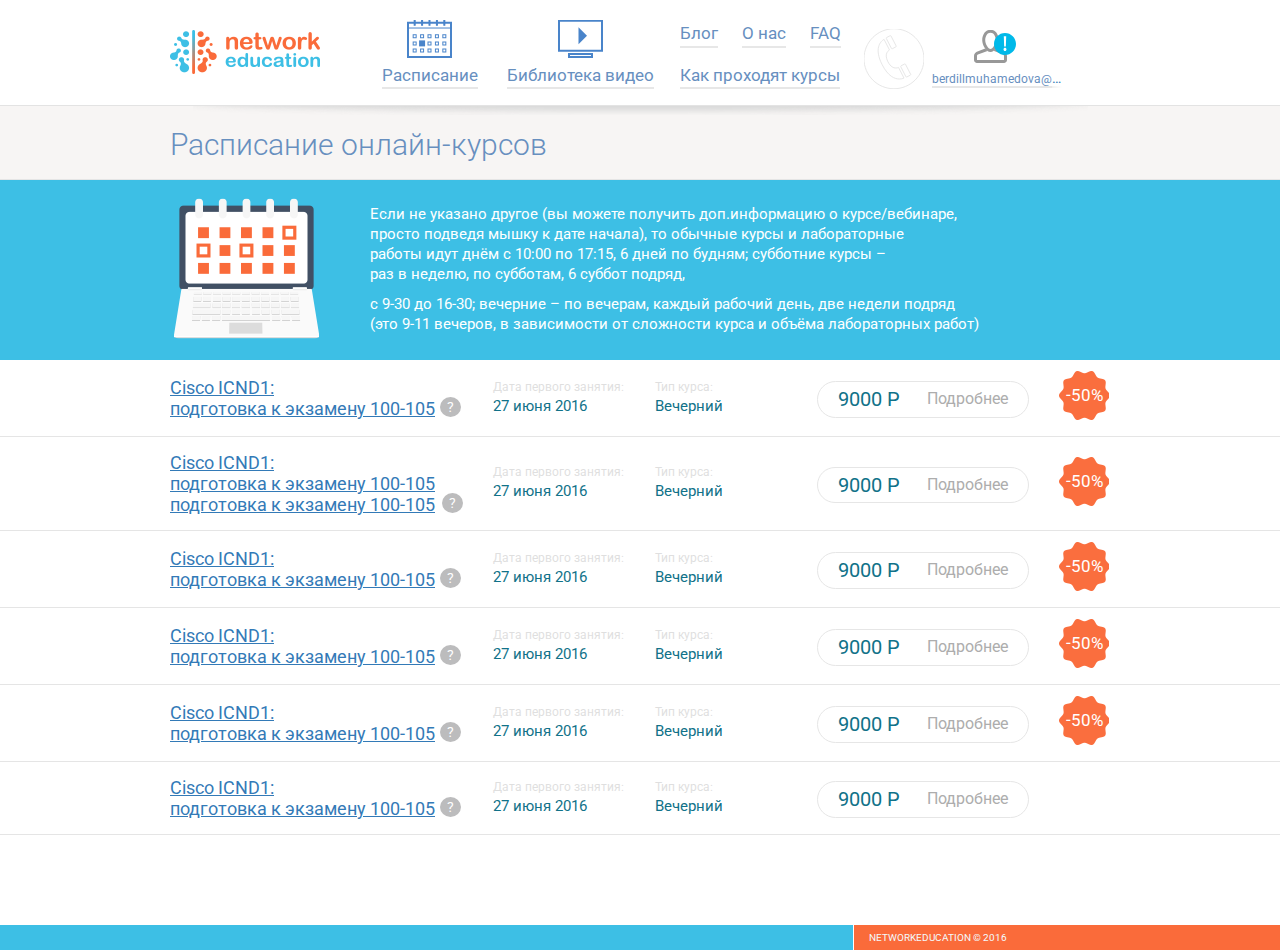
<file: sked.html>
<!DOCTYPE html>
<html lang="en">
<head>
    <meta charset="utf-8">
    <meta http-equiv="X-UA-Compatible" content="IE=edge">
    <!--<meta name="viewport" content="width=device-width; initial-scale=1">-->
    <!--<meta name="viewport" content="initial-scale=1, maximum-scale=1, user-scalable=no">-->
    <!-- The above 3 meta tags *must* come first in the head; any other head content must come *after* these tags -->
    <title>NetWork</title>
    <!-- Bootstrap -->
    <link href="css/bootstrap.min.css" rel="stylesheet">
    <link href="css/style.css" rel="stylesheet">
    <!-- HTML5 shim and Respond.js for IE8 support of HTML5 elements and media queries -->
    <!-- WARNING: Respond.js doesn't work if you view the page via file:// -->
    <!--[if lt IE 9]>
    <script src="https://oss.maxcdn.com/html5shiv/3.7.2/html5shiv.min.js"></script>
    <script src="https://oss.maxcdn.com/respond/1.4.2/respond.min.js"></script>
    <![endif]-->
</head>
<body>
<div class="header">
    <div class="container">
        <div class="col-xs-2 logo_bl">
            <a href="#" class="logo">
                <img src="img/logo.png" alt="">
            </a>
        </div>
        <div class="col-xs-10">
            <ul class="link_header link_header_icons">
                <li>
                    <a href="#">
                    <span class="link_header_ico">
                        <svg version="1.1" baseProfile="basic" id="Слой_1"
	 xmlns="http://www.w3.org/2000/svg" xmlns:xlink="http://www.w3.org/1999/xlink" x="0px" y="0px" width="45px" height="38px"
	 viewBox="0 0 45 38" xml:space="preserve">
<g>
	<path fill="#4984CA" d="M43,3.717V36H2V3.717H43 M45,1.717H0V38h45V1.717L45,1.717z"/>
</g>
<g>
	<g>
		<path fill="#4984CA" d="M8.67,15.317v2h-2v-2H8.67 M9.67,14.317h-4v4h4V14.317L9.67,14.317z"/>
	</g>
	<g>
		<path fill="#4984CA" d="M16.085,15.317v2h-2v-2H16.085 M17.085,14.317h-4v4h4V14.317L17.085,14.317z"/>
	</g>
	<g>
		<path fill="#4984CA" d="M23.5,15.317v2h-2v-2H23.5 M24.5,14.317h-4v4h4V14.317L24.5,14.317z"/>
	</g>
	<g>
		<path fill="#4984CA" d="M30.916,15.317v2h-2v-2H30.916 M31.916,14.317h-4v4h4V14.317L31.916,14.317z"/>
	</g>
	<g>
		<path fill="#4984CA" d="M38.331,15.317v2h-2v-2H38.331 M39.331,14.317h-4v4h4V14.317L39.331,14.317z"/>
	</g>
</g>
<g>
	<path fill="#4984CA" d="M8.67,22.389v2h-2v-2H8.67 M9.67,21.389h-4v4h4V21.389L9.67,21.389z"/>
</g>
<g>
	<path fill="#4984CA" d="M18.085,20.389h-6v6h6V20.389L18.085,20.389z"/>
</g>
<g>
	<path fill="#4984CA" d="M23.5,22.389v2h-2v-2H23.5 M24.5,21.389h-4v4h4V21.389L24.5,21.389z"/>
</g>
<g>
	<path fill="#4984CA" d="M30.916,22.389v2h-2v-2H30.916 M31.916,21.389h-4v4h4V21.389L31.916,21.389z"/>
</g>
<g>
	<path fill="#4984CA" d="M38.331,22.389v2h-2v-2H38.331 M39.331,21.389h-4v4h4V21.389L39.331,21.389z"/>
</g>
<g>
	<g>
		<path fill="#4984CA" d="M8.67,29.46v2h-2v-2H8.67 M9.67,28.46h-4v4h4V28.46L9.67,28.46z"/>
	</g>
	<g>
		<path fill="#4984CA" d="M16.085,29.46v2h-2v-2H16.085 M17.085,28.46h-4v4h4V28.46L17.085,28.46z"/>
	</g>
	<g>
		<path fill="#4984CA" d="M23.5,29.46v2h-2v-2H23.5 M24.5,28.46h-4v4h4V28.46L24.5,28.46z"/>
	</g>
	<g>
		<path fill="#4984CA" d="M30.916,29.46v2h-2v-2H30.916 M31.916,28.46h-4v4h4V28.46L31.916,28.46z"/>
	</g>
	<g>
		<path fill="#4984CA" d="M38.331,29.46v2h-2v-2H38.331 M39.331,28.46h-4v4h4V28.46L39.331,28.46z"/>
	</g>
</g>
<g>
	<rect x="7.17" y="0.217" fill="#4984CA" width="1" height="5"/>
	<g>
		<path fill="#4984CA" d="M7.67,0.717v4V0.717 M8.67-0.283h-2v6h2V-0.283L8.67-0.283z"/>
	</g>
</g>
<g>
	<rect x="36.832" y="0.217" fill="#4984CA" width="1" height="5"/>
	<g>
		<path fill="#4984CA" d="M37.332,0.717v4V0.717 M38.332-0.283h-2v6h2V-0.283L38.332-0.283z"/>
	</g>
</g>
<g>
	<rect x="14.585" y="0.217" fill="#4984CA" width="1" height="5"/>
	<g>
		<path fill="#4984CA" d="M15.085,0.717v4V0.717 M16.085-0.283h-2v6h2V-0.283L16.085-0.283z"/>
	</g>
</g>
<g>
	<rect x="22" y="0.217" fill="#4984CA" width="1" height="5"/>
	<g>
		<path fill="#4984CA" d="M22.5,0.717v4V0.717 M23.5-0.283h-2v6h2V-0.283L23.5-0.283z"/>
	</g>
</g>
<g>
	<rect x="29.416" y="0.217" fill="#4984CA" width="1" height="5"/>
	<g>
		<path fill="#4984CA" d="M29.916,0.717v4V0.717 M30.916-0.283h-2v6h2V-0.283L30.916-0.283z"/>
	</g>
</g>
<line fill="none" stroke="#4984CA" stroke-miterlimit="10" x1="0" y1="8.016" x2="45" y2="8.016"/>
</svg>
                    </span>
                    <span class="link_header_txt">
                        Расписание
                    </span>
                    </a>
                </li>
                <li>
                    <a href="#">
                    <span class="link_header_ico">
                        <svg version="1.1" baseProfile="basic" id="Слой_1"
	 xmlns="http://www.w3.org/2000/svg" xmlns:xlink="http://www.w3.org/1999/xlink" x="0px" y="0px" width="45px" height="38px"
	 viewBox="0 0 45 38" xml:space="preserve">
<g>
	<path fill="#4984CA" d="M43,1.717v28H2v-28H43 M45-0.283H0v32h45V-0.283L45-0.283z"/>
</g>
<g>
	<path fill="#4984CA" d="M33,35v1H12v-1H33 M35,33H10v5h25V33L35,33z"/>
</g>
<polygon fill="#4984CA" points="20.508,24.208 20.508,7.225 29,15.716 "/>
</svg>
                    </span>
                    <span class="link_header_txt">
                        Библиотека видео
                    </span>
                    </a>
                </li>
            </ul>
            <ul class="link_header links_header">
                <li>
                    <a href="#">
                    <span class="link_header_txt">
                        Блог
                    </span>
                    </a>
                </li>
                <li>
                    <a href="#">
                    <span class="link_header_txt">
                        О нас
                    </span>
                    </a>
                </li>
                <li>
                    <a href="#">
                    <span class="link_header_txt">
                       FAQ
                    </span>
                    </a>
                </li>
                <li>
                    <a href="#">
                    <span class="link_header_txt">
                        Как проходят курсы
                    </span>
                    </a>
                </li>
            </ul>
            <div class="call_and_prof_name">
                <div class="phone_bl">
                    <button class="call_btn">
                        <svg version="1.1" id="Слой_1" xmlns="http://www.w3.org/2000/svg" xmlns:xlink="http://www.w3.org/1999/xlink" x="0px" y="0px"
	 width="60px" height="60px" viewBox="0 0 60 60" enable-background="new 0 0 60 60" xml:space="preserve">
<path class="circle_phone" fill="transparent" stroke="#e7e7e7" d="M29.982-0.25c-16.568,0-30,13.432-30,30c0,16.568,13.432,30,30,30s30-13.432,30-30
	C59.982,13.182,46.551-0.25,29.982-0.25L29.982-0.25z"/>
<g>
	<g>
		<path fill="none" stroke="#e7e7e7" d="M26.4,6.65c-0.108,0-0.218,0.025-0.321,0.077l-3.462,1.785c-0.345,0.178-0.481,0.603-0.304,0.947
			l5.115,9.921c0.124,0.242,0.371,0.381,0.626,0.381c0.108,0,0.218-0.025,0.32-0.078l3.462-1.786
			c0.344-0.179,0.479-0.601,0.303-0.947l-5.113-9.92C26.902,6.789,26.655,6.65,26.4,6.65L26.4,6.65z"/>
	</g>
	<g>
		<path fill="none" stroke="#e7e7e7" d="M40.863,34.938c-0.105,0-0.22,0.025-0.322,0.08l-3.463,1.782c-0.344,0.177-0.479,0.603-0.303,0.946
			l5.113,9.922c0.122,0.242,0.368,0.381,0.624,0.381c0.106,0,0.22-0.025,0.322-0.078l3.462-1.785
			c0.345-0.178,0.479-0.604,0.305-0.944l-5.113-9.923C41.363,35.078,41.115,34.938,40.863,34.938L40.863,34.938z"/>
	</g>
	<g>
		<path fill="none" stroke="#e7e7e7" d="M35.335,50.01c-4.468,0-11.063-2.471-17.13-14.241c-8.463-16.422-1.464-23.122,0.883-24.782l0.938-0.665
			l5.465,10.603l-0.683,0.506c-0.546,0.404-1.314,1.123-1.871,2.249c-0.828,1.673-1.326,4.614,1.002,9.134
			c2.631,5.104,5.729,6.178,7.866,6.178c0.822,0,1.496-0.156,1.918-0.287l0.802-0.252l5.461,10.604l-1.088,0.379
			C38.14,49.694,36.906,50.01,35.335,50.01z"/>
	</g>
</g>
</svg>
                    </button>
                    <div class="call_back__data">
                        <svg class="phone_ico_call" version="1.1" id="Слой_1" xmlns="http://www.w3.org/2000/svg" xmlns:xlink="http://www.w3.org/1999/xlink" x="0px" y="0px"
	 width="60px" height="60px" viewBox="0 0 60 60" enable-background="new 0 0 60 60" xml:space="preserve">
<path class="circle_phone" fill="transparent" stroke="none" d="M30,0C13.432,0,0,13.432,0,30c0,16.568,13.432,30,30,30c16.568,0,30-13.432,30-30C60,13.432,46.568,0,30,0
	L30,0z"/>
<g>
	<path fill="none" stroke="#e7e7e7" d="M25.257,9.135l3.926,7.616l-1.157,0.596L24.1,9.731L25.257,9.135 M25.815,6.686
		c-0.108,0-0.218,0.025-0.321,0.077l-3.462,1.785c-0.345,0.178-0.481,0.603-0.304,0.947l5.115,9.921
		c0.124,0.242,0.371,0.381,0.626,0.381c0.108,0,0.218-0.025,0.32-0.078l3.463-1.786c0.344-0.179,0.479-0.601,0.303-0.947
		l-5.114-9.92C26.317,6.824,26.07,6.686,25.815,6.686L25.815,6.686z"/>
</g>
<g>
	<path fill="none" stroke="#e7e7e7" d="M40.002,37.708l3.925,7.612l-1.157,0.598l-3.924-7.613L40.002,37.708 M40.561,35.258
		c-0.106,0-0.219,0.025-0.322,0.079l-3.463,1.783c-0.344,0.177-0.479,0.603-0.303,0.946l5.114,9.922
		c0.122,0.242,0.368,0.381,0.624,0.381c0.107,0,0.219-0.025,0.322-0.078l3.462-1.786c0.345-0.177,0.479-0.603,0.305-0.944
		l-5.114-9.922C41.061,35.396,40.814,35.258,40.561,35.258L40.561,35.258z"/>
</g>
<g>
	<path fill="none" stroke="#e7e7e7"d="M36.309,49.619c-4.468,0-11.064-2.471-17.13-14.241c-8.463-16.423-1.464-23.122,0.883-24.783L21,9.93
		l5.465,10.603l-0.683,0.506c-0.546,0.404-1.314,1.123-1.871,2.249c-0.828,1.673-1.326,4.614,1.002,9.134
		c2.631,5.105,5.729,6.178,7.866,6.178c0.822,0,1.496-0.156,1.918-0.287l0.802-0.252l5.46,10.602l-1.087,0.379
		C39.113,49.305,37.88,49.619,36.309,49.619z"/>
</g>
</svg>
                        <div class="call_back_container">
                            <p>Оставьте ваши данные и наши специалисты свяжутся с вами</p>
                            <div class="col-xs-4 form_callback">
                                <input type="text" class="form_input" placeholder="Имя">
                            </div>
                            <div class="col-xs-4 form_callback">
                                <input type="text" class="form_input" placeholder="Телефон">
                            </div>
                            <div class="col-xs-4 form_callback">
                                <a href="#" class="btn_form">Отправить</a>
                            </div>
                        </div>
                    </div>
                </div>
                <div class="prof_link_name_bl">
                    <a href="#" class="prof_link">
                        <div class="prof_link_ico_bl">
                         <span class="prof_link_ico">
                        <svg version="1.1" baseProfile="basic" id="Слой_1"
	 xmlns="http://www.w3.org/2000/svg" xmlns:xlink="http://www.w3.org/1999/xlink" x="0px" y="0px" width="22px" height="22px"
	 viewBox="0 0 22 22" xml:space="preserve">
<path fill="#989898" d="M11,1.858c2.879,0,3.51,3.548,3.51,4.916c0,2.461-2.034,5.851-3.51,5.851c-1.476,0-3.51-3.39-3.51-5.851
	C7.49,5.407,8.121,1.858,11,1.858 M11-0.142c-3.875,0-5.51,3.873-5.51,6.916c0,3.043,2.466,7.851,5.51,7.851
	c3.043,0,5.51-4.808,5.51-7.851C16.51,3.731,14.875-0.142,11-0.142L11-0.142z"/>
<g>
	<path fill="#989898" d="M122.5-12.25v28h-41v-28H122.5 M124.5-14.25h-45v32h45V-14.25L124.5-14.25z"/>
</g>
<path fill="#989898" d="M20.137,14.523l-5.584-2.179c-0.45,0.621-0.962,1.156-1.518,1.554l6.373,2.487
	C19.668,16.487,20,16.973,20,17.251V20H2v-2.749c0-0.274,0.327-0.749,0.583-0.847l6.443-2.466c-0.566-0.392-1.089-0.924-1.548-1.549
	l-5.61,2.146C0.84,14.93,0,16.151,0,17.251V20c0,1.1,0.9,2,2,2h18c1.1,0,2-0.9,2-2v-2.749C22,16.151,21.161,14.924,20.137,14.523z"
	/>
</svg>
                    </span>
                        </div>
                    <span class="prof_link_name">
                        berdillmuhamedova@gmail.com
                    </span>
                    </a>
                    <div class="prof_link_option_bl">
                        <a href="#">Личный кабинет</a>
                        <a href="#">Настройка учетной записи</a>
                        <a href="#">Выйти</a>
                    </div>
                </div>
            </div>
        </div>
    </div>
</div>
<div class="content">
    <div class="tabs_lk">
        <div class="tabs_link_bl">
            <div class="container">
                <div class="row">
                    <div class="col-xs-12">
                        <h2 class="title_page">
                            Расписание онлайн-курсов
                        </h2>
                    </div>
                </div>
            </div>
        </div>
        <div class="sked_info_bl">
            <div class="container">
                <div class="row">
                    <div class="col-xs-12">
                        <img src="img/sked_notebook.png">
                        <div class="col-xs-9 info_txt">
                            <p>Если не указано другое (вы можете получить доп.информацию о курсе/вебинаре,<br>
                                просто подведя мышку к дате начала), то обычные курсы и лабораторные<br>
                                работы идут днём  с 10:00 по 17:15, 6 дней по будням; субботние курсы –<br>
                                раз в неделю, по субботам, 6 суббот подряд,</p>

                            <p>с 9-30 до 16-30; вечерние – по вечерам, каждый рабочий день, две недели подряд<br>
                                (это 9-11 вечеров, в зависимости от сложности курса и объёма лабораторных работ)</p>
                        </div>
                    </div>
                </div>
            </div>
        </div>
        <div class="list_sked">
            <ul>
                <li>
                    <div class="links_list">
                        <div class="container">
                            <div class="row">
                                <div class="col-xs-4 v-center name_occupat">
                                    <a href="#">Cisco ICND1:<br>
                                        подготовка к экзамену 100-105
                                          <i class="quest_btn" data-container="body" data-toggle="popover" data-placement="bottom"
                                                data-content=" Если не указано другое (вы можете получить доп.информацию о курсе/вебинаре, <br>
просто подведя мышку к дате начала), то обычные курсы и лабораторные
работы идут днём  с 10:00 по 17:15, 6 дней по будням; субботние курсы –">
                                            ?
                                        </i>
                                    </a>
                                </div>
                                <div class="col-xs-2 v-center">
                                    <span class="nearest_courses">Дата первого занятия:</span>
                                    <span class="nearest_courses_date">27 июня 2016 </span>
                                </div>
                                <div class="col-xs-2 v-center">
                                    <span class="nearest_courses">Тип курса:</span>
                                    <span class="nearest_courses_date">Вечерний</span>
                                </div>
                                <div class="col-xs-3 v-center">
                                    <a href="" class=" btn_set_act">
                                        <span class="price_btn">9000<span> Р</span></span>
                                        <span class="txt_btn">Подробнее</span>
                                    </a>
                                </div>
                                <div class="col-xs-1 v-center">
                                    <span class="sale_icon">
                                        -50<span>%</span>
                                    </span>
                                </div>
                            </div>

                        </div>
                    </div>
                </li>
                <li>
                    <div class="links_list">
                        <div class="container">
                            <div class="row">
                                <div class="col-xs-4 v-center name_occupat">
                                    <a href="#">Cisco ICND1:<br>
                                        подготовка к экзамену 100-105
                                        подготовка к экзамену 100-105
                                        <i class="quest_btn" data-container="body" data-toggle="popover" data-placement="bottom"
                                           data-content=" Если не указано другое (вы можете получить доп.информацию о курсе/вебинаре, <br>
просто подведя мышку к дате начала), то обычные курсы и лабораторные
работы идут днём  с 10:00 по 17:15, 6 дней по будням; субботние курсы –">
                                            ?
                                        </i>
                                    </a>
                                </div>
                                <div class="col-xs-2 v-center">
                                    <span class="nearest_courses">Дата первого занятия:</span>
                                    <span class="nearest_courses_date">27 июня 2016 </span>
                                </div>
                                <div class="col-xs-2 v-center">
                                    <span class="nearest_courses">Тип курса:</span>
                                    <span class="nearest_courses_date">Вечерний</span>
                                </div>
                                <div class="col-xs-3 v-center">
                                    <a href="" class=" btn_set_act">
                                        <span class="price_btn">9000<span> Р</span></span>
                                        <span class="txt_btn">Подробнее</span>
                                    </a>
                                </div>
                                <div class="col-xs-1 v-center">
                                    <span class="sale_icon">
                                        -50<span>%</span>
                                    </span>
                                </div>
                            </div>

                        </div>
                    </div>
                </li>
                <li>
                    <div class="links_list">
                        <div class="container">
                            <div class="row">
                                <div class="col-xs-4 v-center name_occupat">
                                    <a href="#">Cisco ICND1:<br>
                                        подготовка к экзамену 100-105
                                        <i class="quest_btn" data-container="body" data-toggle="popover" data-placement="bottom"
                                           data-content=" Если не указано другое (вы можете получить доп.информацию о курсе/вебинаре, <br>
просто подведя мышку к дате начала), то обычные курсы и лабораторные
работы идут днём  с 10:00 по 17:15, 6 дней по будням; субботние курсы –">
                                            ?
                                        </i>
                                    </a>
                                </div>
                                <div class="col-xs-2 v-center">
                                    <span class="nearest_courses">Дата первого занятия:</span>
                                    <span class="nearest_courses_date">27 июня 2016 </span>
                                </div>
                                <div class="col-xs-2 v-center">
                                    <span class="nearest_courses">Тип курса:</span>
                                    <span class="nearest_courses_date">Вечерний</span>
                                </div>
                                <div class="col-xs-3 v-center">
                                    <a href="" class=" btn_set_act">
                                        <span class="price_btn">9000<span> Р</span></span>
                                        <span class="txt_btn">Подробнее</span>
                                    </a>
                                </div>
                                <div class="col-xs-1 v-center">
                                    <span class="sale_icon">
                                        -50<span>%</span>
                                    </span>
                                </div>
                            </div>

                        </div>
                    </div>
                </li>
                <li>
                    <div class="links_list">
                        <div class="container">
                            <div class="row">
                                <div class="col-xs-4 v-center name_occupat">
                                    <a href="#">Cisco ICND1:<br>
                                        подготовка к экзамену 100-105
                                        <i class="quest_btn" data-container="body" data-toggle="popover" data-placement="bottom"
                                           data-content=" Если не указано другое (вы можете получить доп.информацию о курсе/вебинаре, <br>
просто подведя мышку к дате начала), то обычные курсы и лабораторные
работы идут днём  с 10:00 по 17:15, 6 дней по будням; субботние курсы –">
                                            ?
                                        </i>
                                    </a>
                                </div>
                                <div class="col-xs-2 v-center">
                                    <span class="nearest_courses">Дата первого занятия:</span>
                                    <span class="nearest_courses_date">27 июня 2016 </span>
                                </div>
                                <div class="col-xs-2 v-center">
                                    <span class="nearest_courses">Тип курса:</span>
                                    <span class="nearest_courses_date">Вечерний</span>
                                </div>
                                <div class="col-xs-3 v-center">
                                    <a href="" class=" btn_set_act">
                                        <span class="price_btn">9000<span> Р</span></span>
                                        <span class="txt_btn">Подробнее</span>
                                    </a>
                                </div>
                                <div class="col-xs-1 v-center">
                                    <span class="sale_icon">
                                        -50<span>%</span>
                                    </span>
                                </div>
                            </div>

                        </div>
                    </div>
                </li>
                <li>
                    <div class="links_list">
                        <div class="container">
                            <div class="row">
                                <div class="col-xs-4 v-center name_occupat">
                                    <a href="#">Cisco ICND1:<br>
                                        подготовка к экзамену 100-105
                                        <i class="quest_btn" data-container="body" data-toggle="popover" data-placement="bottom"
                                           data-content=" Если не указано другое (вы можете получить доп.информацию о курсе/вебинаре, <br>
просто подведя мышку к дате начала), то обычные курсы и лабораторные
работы идут днём  с 10:00 по 17:15, 6 дней по будням; субботние курсы –">
                                            ?
                                        </i>
                                    </a>
                                </div>
                                <div class="col-xs-2 v-center">
                                    <span class="nearest_courses">Дата первого занятия:</span>
                                    <span class="nearest_courses_date">27 июня 2016 </span>
                                </div>
                                <div class="col-xs-2 v-center">
                                    <span class="nearest_courses">Тип курса:</span>
                                    <span class="nearest_courses_date">Вечерний</span>
                                </div>
                                <div class="col-xs-3 v-center">
                                    <a href="" class=" btn_set_act">
                                        <span class="price_btn">9000<span> Р</span></span>
                                        <span class="txt_btn">Подробнее</span>
                                    </a>
                                </div>
                                <div class="col-xs-1 v-center">
                                    <span class="sale_icon">
                                        -50<span>%</span>
                                    </span>
                                </div>
                            </div>

                        </div>
                    </div>
                </li>
                <li>
                    <div class="links_list">
                        <div class="container">
                            <div class="row">
                                <div class="col-xs-4 v-center name_occupat">
                                    <a href="#">Cisco ICND1:<br>
                                        подготовка к экзамену 100-105
                                        <i class="quest_btn" data-container="body" data-toggle="popover" data-placement="bottom"
                                           data-content=" Если не указано другое (вы можете получить доп.информацию о курсе/вебинаре, <br>
просто подведя мышку к дате начала), то обычные курсы и лабораторные
работы идут днём  с 10:00 по 17:15, 6 дней по будням; субботние курсы –">
                                            ?
                                        </i>
                                    </a>
                                </div>
                                <div class="col-xs-2 v-center">
                                    <span class="nearest_courses">Дата первого занятия:</span>
                                    <span class="nearest_courses_date">27 июня 2016 </span>
                                </div>
                                <div class="col-xs-2 v-center">
                                    <span class="nearest_courses">Тип курса:</span>
                                    <span class="nearest_courses_date">Вечерний</span>
                                </div>
                                <div class="col-xs-3 v-center">
                                    <a href="" class=" btn_set_act">
                                        <span class="price_btn">9000<span> Р</span></span>
                                        <span class="txt_btn">Подробнее</span>
                                    </a>
                                </div>
                                <div class="col-xs-1 v-center">

                                </div>
                            </div>

                        </div>
                    </div>
                </li>
            </ul>
        </div>
    </div>


</div>
<div class="footer">
    <div class="col-xs-8 footer_blue_left">

    </div>
    <div class="col-xs-4 footer_orange_right">
        <p>networkeducation © 2016</p>
    </div>
</div>
<!-- jQuery (necessary for Bootstrap's JavaScript plugins) -->
<script src="https://ajax.googleapis.com/ajax/libs/jquery/1.11.3/jquery.min.js"></script>
<!-- Include all compiled plugins (below), or include individual files as needed -->
<script src="js/bootstrap.min.js"></script>
<script>
    $(document).ready(function () {
        $("body").tooltip({
                    selector: "[data-toggle='tooltip']",
                    container: "body"
                })
                //Popover, activated by clicking
                .popover({
                    selector: "[data-toggle='popover']",
                    container: "body",
                    trigger: 'hover',
                    html: true

                });
    });
</script>
</body>
</html>
</file>
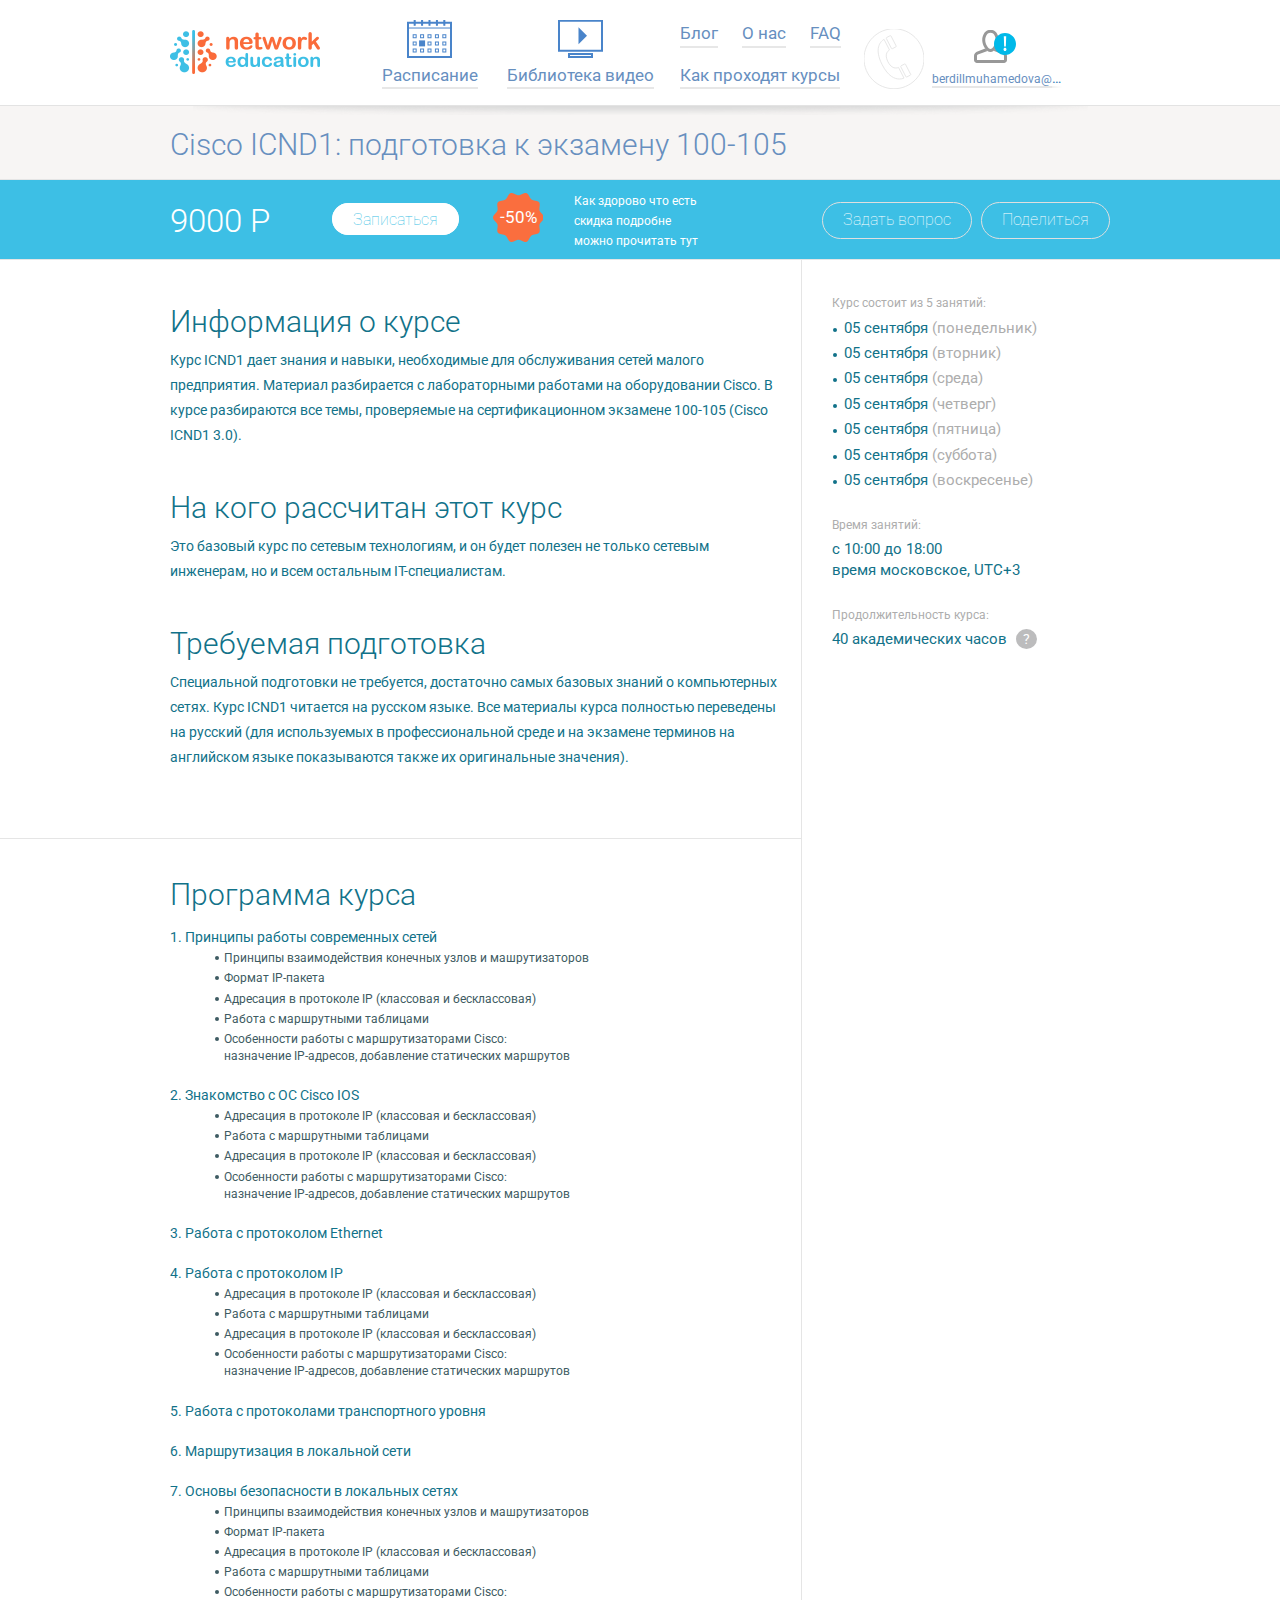
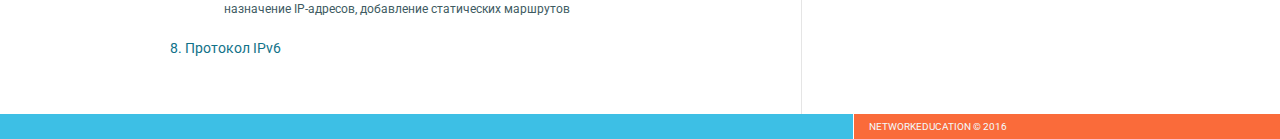
<file: sked_dop.html>
<!DOCTYPE html>
<html lang="en">
<head>
    <meta charset="utf-8">
    <meta http-equiv="X-UA-Compatible" content="IE=edge">
    <!--<meta name="viewport" content="width=device-width; initial-scale=1">-->
    <!--<meta name="viewport" content="initial-scale=1, maximum-scale=1, user-scalable=no">-->
    <!-- The above 3 meta tags *must* come first in the head; any other head content must come *after* these tags -->
    <title>NetWork</title>
    <!-- Bootstrap -->
    <link href="css/bootstrap.min.css" rel="stylesheet">
    <link href="css/style.css" rel="stylesheet">
    <!-- HTML5 shim and Respond.js for IE8 support of HTML5 elements and media queries -->
    <!-- WARNING: Respond.js doesn't work if you view the page via file:// -->
    <!--[if lt IE 9]>
    <script src="https://oss.maxcdn.com/html5shiv/3.7.2/html5shiv.min.js"></script>
    <script src="https://oss.maxcdn.com/respond/1.4.2/respond.min.js"></script>
    <![endif]-->
</head>
<body>
<div class="header">
    <div class="container">
        <div class="col-xs-2 logo_bl">
            <a href="#" class="logo">
                <img src="img/logo.png" alt="">
            </a>
        </div>
        <div class="col-xs-10">
            <ul class="link_header link_header_icons">
                <li>
                    <a href="#">
                    <span class="link_header_ico">
                        <svg version="1.1" baseProfile="basic" id="Слой_1"
	 xmlns="http://www.w3.org/2000/svg" xmlns:xlink="http://www.w3.org/1999/xlink" x="0px" y="0px" width="45px" height="38px"
	 viewBox="0 0 45 38" xml:space="preserve">
<g>
	<path fill="#4984CA" d="M43,3.717V36H2V3.717H43 M45,1.717H0V38h45V1.717L45,1.717z"/>
</g>
<g>
	<g>
		<path fill="#4984CA" d="M8.67,15.317v2h-2v-2H8.67 M9.67,14.317h-4v4h4V14.317L9.67,14.317z"/>
	</g>
	<g>
		<path fill="#4984CA" d="M16.085,15.317v2h-2v-2H16.085 M17.085,14.317h-4v4h4V14.317L17.085,14.317z"/>
	</g>
	<g>
		<path fill="#4984CA" d="M23.5,15.317v2h-2v-2H23.5 M24.5,14.317h-4v4h4V14.317L24.5,14.317z"/>
	</g>
	<g>
		<path fill="#4984CA" d="M30.916,15.317v2h-2v-2H30.916 M31.916,14.317h-4v4h4V14.317L31.916,14.317z"/>
	</g>
	<g>
		<path fill="#4984CA" d="M38.331,15.317v2h-2v-2H38.331 M39.331,14.317h-4v4h4V14.317L39.331,14.317z"/>
	</g>
</g>
<g>
	<path fill="#4984CA" d="M8.67,22.389v2h-2v-2H8.67 M9.67,21.389h-4v4h4V21.389L9.67,21.389z"/>
</g>
<g>
	<path fill="#4984CA" d="M18.085,20.389h-6v6h6V20.389L18.085,20.389z"/>
</g>
<g>
	<path fill="#4984CA" d="M23.5,22.389v2h-2v-2H23.5 M24.5,21.389h-4v4h4V21.389L24.5,21.389z"/>
</g>
<g>
	<path fill="#4984CA" d="M30.916,22.389v2h-2v-2H30.916 M31.916,21.389h-4v4h4V21.389L31.916,21.389z"/>
</g>
<g>
	<path fill="#4984CA" d="M38.331,22.389v2h-2v-2H38.331 M39.331,21.389h-4v4h4V21.389L39.331,21.389z"/>
</g>
<g>
	<g>
		<path fill="#4984CA" d="M8.67,29.46v2h-2v-2H8.67 M9.67,28.46h-4v4h4V28.46L9.67,28.46z"/>
	</g>
	<g>
		<path fill="#4984CA" d="M16.085,29.46v2h-2v-2H16.085 M17.085,28.46h-4v4h4V28.46L17.085,28.46z"/>
	</g>
	<g>
		<path fill="#4984CA" d="M23.5,29.46v2h-2v-2H23.5 M24.5,28.46h-4v4h4V28.46L24.5,28.46z"/>
	</g>
	<g>
		<path fill="#4984CA" d="M30.916,29.46v2h-2v-2H30.916 M31.916,28.46h-4v4h4V28.46L31.916,28.46z"/>
	</g>
	<g>
		<path fill="#4984CA" d="M38.331,29.46v2h-2v-2H38.331 M39.331,28.46h-4v4h4V28.46L39.331,28.46z"/>
	</g>
</g>
<g>
	<rect x="7.17" y="0.217" fill="#4984CA" width="1" height="5"/>
	<g>
		<path fill="#4984CA" d="M7.67,0.717v4V0.717 M8.67-0.283h-2v6h2V-0.283L8.67-0.283z"/>
	</g>
</g>
<g>
	<rect x="36.832" y="0.217" fill="#4984CA" width="1" height="5"/>
	<g>
		<path fill="#4984CA" d="M37.332,0.717v4V0.717 M38.332-0.283h-2v6h2V-0.283L38.332-0.283z"/>
	</g>
</g>
<g>
	<rect x="14.585" y="0.217" fill="#4984CA" width="1" height="5"/>
	<g>
		<path fill="#4984CA" d="M15.085,0.717v4V0.717 M16.085-0.283h-2v6h2V-0.283L16.085-0.283z"/>
	</g>
</g>
<g>
	<rect x="22" y="0.217" fill="#4984CA" width="1" height="5"/>
	<g>
		<path fill="#4984CA" d="M22.5,0.717v4V0.717 M23.5-0.283h-2v6h2V-0.283L23.5-0.283z"/>
	</g>
</g>
<g>
	<rect x="29.416" y="0.217" fill="#4984CA" width="1" height="5"/>
	<g>
		<path fill="#4984CA" d="M29.916,0.717v4V0.717 M30.916-0.283h-2v6h2V-0.283L30.916-0.283z"/>
	</g>
</g>
<line fill="none" stroke="#4984CA" stroke-miterlimit="10" x1="0" y1="8.016" x2="45" y2="8.016"/>
</svg>
                    </span>
                    <span class="link_header_txt">
                        Расписание
                    </span>
                    </a>
                </li>
                <li>
                    <a href="#">
                    <span class="link_header_ico">
                        <svg version="1.1" baseProfile="basic" id="Слой_1"
	 xmlns="http://www.w3.org/2000/svg" xmlns:xlink="http://www.w3.org/1999/xlink" x="0px" y="0px" width="45px" height="38px"
	 viewBox="0 0 45 38" xml:space="preserve">
<g>
	<path fill="#4984CA" d="M43,1.717v28H2v-28H43 M45-0.283H0v32h45V-0.283L45-0.283z"/>
</g>
<g>
	<path fill="#4984CA" d="M33,35v1H12v-1H33 M35,33H10v5h25V33L35,33z"/>
</g>
<polygon fill="#4984CA" points="20.508,24.208 20.508,7.225 29,15.716 "/>
</svg>
                    </span>
                    <span class="link_header_txt">
                        Библиотека видео
                    </span>
                    </a>
                </li>
            </ul>
            <ul class="link_header links_header">
                <li>
                    <a href="#">
                    <span class="link_header_txt">
                        Блог
                    </span>
                    </a>
                </li>
                <li>
                    <a href="#">
                    <span class="link_header_txt">
                        О нас
                    </span>
                    </a>
                </li>
                <li>
                    <a href="#">
                    <span class="link_header_txt">
                       FAQ
                    </span>
                    </a>
                </li>
                <li>
                    <a href="#">
                    <span class="link_header_txt">
                        Как проходят курсы
                    </span>
                    </a>
                </li>
            </ul>
            <div class="call_and_prof_name">
                <div class="phone_bl">
                    <button class="call_btn">
                        <svg version="1.1" id="Слой_1" xmlns="http://www.w3.org/2000/svg" xmlns:xlink="http://www.w3.org/1999/xlink" x="0px" y="0px"
	 width="60px" height="60px" viewBox="0 0 60 60" enable-background="new 0 0 60 60" xml:space="preserve">
<path class="circle_phone" fill="transparent" stroke="#e7e7e7" d="M29.982-0.25c-16.568,0-30,13.432-30,30c0,16.568,13.432,30,30,30s30-13.432,30-30
	C59.982,13.182,46.551-0.25,29.982-0.25L29.982-0.25z"/>
<g>
	<g>
		<path fill="none" stroke="#e7e7e7" d="M26.4,6.65c-0.108,0-0.218,0.025-0.321,0.077l-3.462,1.785c-0.345,0.178-0.481,0.603-0.304,0.947
			l5.115,9.921c0.124,0.242,0.371,0.381,0.626,0.381c0.108,0,0.218-0.025,0.32-0.078l3.462-1.786
			c0.344-0.179,0.479-0.601,0.303-0.947l-5.113-9.92C26.902,6.789,26.655,6.65,26.4,6.65L26.4,6.65z"/>
	</g>
	<g>
		<path fill="none" stroke="#e7e7e7" d="M40.863,34.938c-0.105,0-0.22,0.025-0.322,0.08l-3.463,1.782c-0.344,0.177-0.479,0.603-0.303,0.946
			l5.113,9.922c0.122,0.242,0.368,0.381,0.624,0.381c0.106,0,0.22-0.025,0.322-0.078l3.462-1.785
			c0.345-0.178,0.479-0.604,0.305-0.944l-5.113-9.923C41.363,35.078,41.115,34.938,40.863,34.938L40.863,34.938z"/>
	</g>
	<g>
		<path fill="none" stroke="#e7e7e7" d="M35.335,50.01c-4.468,0-11.063-2.471-17.13-14.241c-8.463-16.422-1.464-23.122,0.883-24.782l0.938-0.665
			l5.465,10.603l-0.683,0.506c-0.546,0.404-1.314,1.123-1.871,2.249c-0.828,1.673-1.326,4.614,1.002,9.134
			c2.631,5.104,5.729,6.178,7.866,6.178c0.822,0,1.496-0.156,1.918-0.287l0.802-0.252l5.461,10.604l-1.088,0.379
			C38.14,49.694,36.906,50.01,35.335,50.01z"/>
	</g>
</g>
</svg>
                    </button>
                    <div class="call_back__data">
                        <svg class="phone_ico_call" version="1.1" id="Слой_1" xmlns="http://www.w3.org/2000/svg" xmlns:xlink="http://www.w3.org/1999/xlink" x="0px" y="0px"
	 width="60px" height="60px" viewBox="0 0 60 60" enable-background="new 0 0 60 60" xml:space="preserve">
<path class="circle_phone" fill="transparent" stroke="none" d="M30,0C13.432,0,0,13.432,0,30c0,16.568,13.432,30,30,30c16.568,0,30-13.432,30-30C60,13.432,46.568,0,30,0
	L30,0z"/>
<g>
	<path fill="none" stroke="#e7e7e7" d="M25.257,9.135l3.926,7.616l-1.157,0.596L24.1,9.731L25.257,9.135 M25.815,6.686
		c-0.108,0-0.218,0.025-0.321,0.077l-3.462,1.785c-0.345,0.178-0.481,0.603-0.304,0.947l5.115,9.921
		c0.124,0.242,0.371,0.381,0.626,0.381c0.108,0,0.218-0.025,0.32-0.078l3.463-1.786c0.344-0.179,0.479-0.601,0.303-0.947
		l-5.114-9.92C26.317,6.824,26.07,6.686,25.815,6.686L25.815,6.686z"/>
</g>
<g>
	<path fill="none" stroke="#e7e7e7" d="M40.002,37.708l3.925,7.612l-1.157,0.598l-3.924-7.613L40.002,37.708 M40.561,35.258
		c-0.106,0-0.219,0.025-0.322,0.079l-3.463,1.783c-0.344,0.177-0.479,0.603-0.303,0.946l5.114,9.922
		c0.122,0.242,0.368,0.381,0.624,0.381c0.107,0,0.219-0.025,0.322-0.078l3.462-1.786c0.345-0.177,0.479-0.603,0.305-0.944
		l-5.114-9.922C41.061,35.396,40.814,35.258,40.561,35.258L40.561,35.258z"/>
</g>
<g>
	<path fill="none" stroke="#e7e7e7"d="M36.309,49.619c-4.468,0-11.064-2.471-17.13-14.241c-8.463-16.423-1.464-23.122,0.883-24.783L21,9.93
		l5.465,10.603l-0.683,0.506c-0.546,0.404-1.314,1.123-1.871,2.249c-0.828,1.673-1.326,4.614,1.002,9.134
		c2.631,5.105,5.729,6.178,7.866,6.178c0.822,0,1.496-0.156,1.918-0.287l0.802-0.252l5.46,10.602l-1.087,0.379
		C39.113,49.305,37.88,49.619,36.309,49.619z"/>
</g>
</svg>
                        <div class="call_back_container">
                            <p>Оставьте ваши данные и наши специалисты свяжутся с вами</p>
                            <div class="col-xs-4 form_callback">
                                <input type="text" class="form_input" placeholder="Имя">
                            </div>
                            <div class="col-xs-4 form_callback">
                                <input type="text" class="form_input" placeholder="Телефон">
                            </div>
                            <div class="col-xs-4 form_callback">
                                <a href="#" class="btn_form">Отправить</a>
                            </div>
                        </div>
                    </div>
                </div>
                <div class="prof_link_name_bl">
                    <a href="#" class="prof_link">
                        <div class="prof_link_ico_bl">
                         <span class="prof_link_ico">
                        <svg version="1.1" baseProfile="basic" id="Слой_1"
	 xmlns="http://www.w3.org/2000/svg" xmlns:xlink="http://www.w3.org/1999/xlink" x="0px" y="0px" width="22px" height="22px"
	 viewBox="0 0 22 22" xml:space="preserve">
<path fill="#989898" d="M11,1.858c2.879,0,3.51,3.548,3.51,4.916c0,2.461-2.034,5.851-3.51,5.851c-1.476,0-3.51-3.39-3.51-5.851
	C7.49,5.407,8.121,1.858,11,1.858 M11-0.142c-3.875,0-5.51,3.873-5.51,6.916c0,3.043,2.466,7.851,5.51,7.851
	c3.043,0,5.51-4.808,5.51-7.851C16.51,3.731,14.875-0.142,11-0.142L11-0.142z"/>
<g>
	<path fill="#989898" d="M122.5-12.25v28h-41v-28H122.5 M124.5-14.25h-45v32h45V-14.25L124.5-14.25z"/>
</g>
<path fill="#989898" d="M20.137,14.523l-5.584-2.179c-0.45,0.621-0.962,1.156-1.518,1.554l6.373,2.487
	C19.668,16.487,20,16.973,20,17.251V20H2v-2.749c0-0.274,0.327-0.749,0.583-0.847l6.443-2.466c-0.566-0.392-1.089-0.924-1.548-1.549
	l-5.61,2.146C0.84,14.93,0,16.151,0,17.251V20c0,1.1,0.9,2,2,2h18c1.1,0,2-0.9,2-2v-2.749C22,16.151,21.161,14.924,20.137,14.523z"
	/>
</svg>
                    </span>
                        </div>
                    <span class="prof_link_name">
                        berdillmuhamedova@gmail.com
                    </span>
                    </a>
                    <div class="prof_link_option_bl">
                        <a href="#">Личный кабинет</a>
                        <a href="#">Настройка учетной записи</a>
                        <a href="#">Выйти</a>
                    </div>
                </div>
            </div>
        </div>
    </div>
</div>
<div class="content">
    <div class="tabs_lk">
        <div class="tabs_link_bl">
            <div class="container">
                <div class="row">
                    <div class="col-xs-12">
                        <h2 class="title_page">
                            Cisco ICND1: подготовка к экзамену 100-105
                        </h2>
                    </div>
                </div>
            </div>
        </div>
        <div class="sked_info_bl sked_info_bl_dop">
            <div class="container">
                <div class="row">
                    <div class="col-xs-2 v-center name_occupat">
                        <span class="price_btn">9000<span> Р</span></span>
                    </div>
                    <div class="col-xs-2 v-center">
                        <a href="#" class="btn_set_act">Записаться</a>
                    </div>
                    <div class="col-xs-1 v-center">
                                    <span class="sale_icon">
                                        -50<span>%</span>
                                    </span>
                    </div>
                    <div class="col-xs-2 v-center">
                        <a href="#" class="more_sale">Как здорово что есть
                            скидка подробне можно
                            прочитать тут</a>
                    </div>
                    <div class="col-xs-5 v-center text-right">
                        <a href="#" class="btn btn_rec_courses">Задать вопрос</a>
                        <a href="#" class="btn btn_rec_courses">Поделиться</a>
                    </div>


                </div>
            </div>
        </div>
        <div class="container sked_content">

            <div class="row kurs_and_news_bl">
                <div class="col-xs-8 courses_bl_list">

                    <div class="col-xs-12 kurs_bl">
                        <div class="row">
                            <div class="col-xs-12">
                                <h4 class="title_name_courses">Информация о курсе</h4>
                                <p class="info_name_courses">
                                    Курс ICND1 дает знания и навыки, необходимые для обслуживания сетей малого
                                    предприятия. Материал разбирается с лабораторными работами на оборудовании
                                    Cisco. В курсе разбираются все темы, проверяемые на сертификационном
                                    экзамене 100-105 (Cisco ICND1 3.0).                                </p>
                            </div>
                        </div>
                        <div class="row">
                            <div class="col-xs-12">
                                <h4 class="title_name_courses">На кого рассчитан этот курс</h4>
                                <p class="info_name_courses">
                                    Это базовый курс по сетевым технологиям, и он будет полезен не только сетевым
                                    инженерам, но и всем остальным IT-специалистам.                         </p>
                            </div>
                        </div>
                        <div class="row">
                            <div class="col-xs-12">
                                <h4  class="title_name_courses">Требуемая подготовка</h4>
                                <p class="info_name_courses">
                                    Специальной подготовки не требуется, достаточно самых базовых знаний
                                    о компьютерных сетях. Курс ICND1 читается на русском языке. Все материалы
                                    курса полностью переведены на русский (для используемых в профессиональной
                                    среде и на экзамене терминов на английском языке показываются также
                                    их оригинальные значения).                    </p>
                            </div>
                        </div>

                    </div>
                    <div class="col-xs-12 kurs_bl">
                        <div class="row">
                            <div class="col-xs-12">
                                <p class="title_name_courses">Программа курса</p>
                                <div class="list_kurs">
                                    <ul>
                                        <li> <p>Принципы работы современных сетей</p>
                                            <ul>
                                                <li><p>	Принципы взаимодействия конечных узлов и машрутизаторов </p></li>
                                                <li><p> Формат IP-пакета                                        </p></li>
                                                <li><p>	Адресация в протоколе IP (классовая и бесклассовая)    </p></li>
                                                <li><p>	Работа с маршрутными таблицами </p></li>
                                                <li><p>   Особенности работы с маршрутизаторами Cisco:<br>
                                                    назначение IP-адресов, добавление статических маршрутов </p></li>
                                            </ul>
                                        </li>
                                        <li> <p>Знакомство с ОС Cisco IOS</p>
                                            <ul>
                                                <li><p>	Адресация в протоколе IP (классовая и бесклассовая) </p></li>
                                                <li><p>  Работа с маршрутными таблицами</p></li>
                                                <li><p>	Адресация в протоколе IP (классовая и бесклассовая)    </p></li>
                                                <li><p>   Особенности работы с маршрутизаторами Cisco:<br>
                                                    назначение IP-адресов, добавление статических маршрутов </p></li>
                                            </ul>
                                        </li>
                                        <li><p>Работа с протоколом Ethernet</p></li>
                                        <li><p>Работа с протоколом IP</p>
                                            <ul>
                                                <li><p>	Адресация в протоколе IP (классовая и бесклассовая) </p></li>
                                                <li><p>  Работа с маршрутными таблицами</p></li>
                                                <li><p>	Адресация в протоколе IP (классовая и бесклассовая)    </p></li>
                                                <li><p>   Особенности работы с маршрутизаторами Cisco:<br>
                                                    назначение IP-адресов, добавление статических маршрутов </p></li>
                                            </ul>
                                        </li>
                                        <li><p>Работа с протоколами транспортного уровня</p></li>
                                        <li><p>Маршрутизация в локальной сети</p></li>
                                        <li><p>Основы безопасности в локальных сетях</p>
                                            <ul>
                                                <li><p>	Принципы взаимодействия конечных узлов и машрутизаторов </p></li>
                                                <li><p> Формат IP-пакета                                        </p></li>
                                                <li><p>	Адресация в протоколе IP (классовая и бесклассовая)    </p></li>
                                                <li><p>	Работа с маршрутными таблицами </p></li>
                                                <li><p>   Особенности работы с маршрутизаторами Cisco:<br>
                                                    назначение IP-адресов, добавление статических маршрутов </p></li>
                                            </ul>
                                        </li>
                                        <li><p>Протокол IPv6</p></li>

                                    </ul>
                                </div>
                            </div>
                        </div>

                    </div>
                </div>
                <div class="col-xs-4 blogs_bl_list">
                    <div class="col-xs-12 blogs_bl" data-spy="affix" data-offset-top="160">
                        <div class="row punkt_schedule">
                            <div class="col-xs-12">
                                <p class="title_schedule">Курс состоит из 5 занятий:</p>
                                <ul class="list_day_schedul">
                                    <li><span class="day_num">05 сентября </span><span class="day">понедельник</span></li>
                                    <li><span class="day_num">05 сентября </span><span class="day">вторник</span></li>
                                    <li><span class="day_num">05 сентября </span><span class="day">среда</span></li>
                                    <li><span class="day_num">05 сентября </span><span class="day">четверг</span></li>
                                    <li><span class="day_num">05 сентября </span><span class="day">пятница</span></li>
                                    <li><span class="day_num">05 сентября </span><span class="day">суббота</span></li>
                                    <li><span class="day_num">05 сентября </span><span class="day">воскресенье</span></li>
                                </ul>
                            </div>
                        </div>
                        <div class="row punkt_schedule">
                            <div class="col-xs-12">
                                <p class="title_schedule">Время занятий:</p>
                                <p class="time_kusr">с 10:00 до 18:00<br>
                                    время московское, UTC+3</p>
                            </div>
                        </div>
                        <div class="row punkt_schedule">
                            <div class="col-xs-12">
                                <p class="title_schedule">Продолжительность курса:</p>
                                <p class="time_kusr">40 академических часов
                                    <i class="quest_btn" data-container="body" data-toggle="popover" data-placement="bottom"
                                       data-content=" Если не указано другое (вы можете получить доп.информацию о курсе/вебинаре, <br>
просто подведя мышку к дате начала), то обычные курсы и лабораторные
работы идут днём  с 10:00 по 17:15, 6 дней по будням; субботние курсы –">
                                        ?
                                    </i>
                                </p>
                            </div>
                        </div>
                    </div>
                </div>
            </div>
        </div>
    </div>


</div>
<div class="footer">
    <div class="col-xs-8 footer_blue_left">

    </div>
    <div class="col-xs-4 footer_orange_right">
        <p>networkeducation © 2016</p>
    </div>
</div>
<!-- jQuery (necessary for Bootstrap's JavaScript plugins) -->
<script src="https://ajax.googleapis.com/ajax/libs/jquery/1.11.3/jquery.min.js"></script>
<!-- Include all compiled plugins (below), or include individual files as needed -->
<script src="js/bootstrap.min.js"></script>
<script>
    $(document).ready(function () {
        $("body").tooltip({
                    selector: "[data-toggle='tooltip']",
                    container: "body"
                })
                //Popover, activated by clicking
                .popover({
                    selector: "[data-toggle='popover']",
                    container: "body",
                    trigger: 'hover',
                    html: true

                });

    });
</script>
</body>
</html>
</file>
<file: css/style.css>
@import url(https://fonts.googleapis.com/css?family=Roboto:400,300,700,500);
h1,
h2,
h3,
h4 {
  font-weight: 300;
}
p,
a,
span,
button {
  font-weight: 400;
  outline: none!important;
  -webkit-transition: 0.3s all;
  -moz-transition: 0.3s all;
  -ms-transition: 0.3s all;
  -o-transition: 0.3s all;
  transition: 0.3s all;
}
input,
textarea {
  -webkit-transition: 0.3s all;
  -moz-transition: 0.3s all;
  -ms-transition: 0.3s all;
  -o-transition: 0.3s all;
  transition: 0.3s all;
}
body {
  font-family: 'Roboto', sans-serif;
  padding-top: 106px;
  padding-bottom: 25px;
}
html {
  position: relative;
  min-height: 100%;
}
/* Template-specific stuff
 *
 * Customizations just for the template; these are not necessary for anything
 * with disabling the responsiveness.
 */
body,
.navbar-fixed-top,
.navbar-fixed-bottom {
  min-width: 1000px;
}
.v-center {
  display: inline-block;
  float: none;
  vertical-align: middle;
  margin-right: -3px;
}
/* Don't let the lead text change font-size. */
.lead {
  font-size: 16px;
}
/* Finesse the page header spacing */
.page-header {
  margin-bottom: 30px;
}
.page-header .lead {
  margin-bottom: 10px;
}
/* Non-responsive overrides
 *
 * Utilize the following CSS to disable the responsive-ness of the container,
 * grid system, and navbar.
 */
/* Reset the container */
.container {
  width: 970px;
  max-width: none !important;
}
.container .navbar-header,
.container .navbar-collapse {
  margin-right: 0;
  margin-left: 0;
}
/* Always float the navbar header */
.navbar-header {
  float: left;
}
/* Undo the collapsing navbar */
.navbar-collapse {
  display: block !important;
  height: auto !important;
  padding-bottom: 0;
  overflow: visible !important;
  visibility: visible !important;
}
.navbar-toggle {
  display: none;
}
.navbar-collapse {
  border-top: 0;
}
.navbar-brand {
  margin-left: -15px;
}
/* Always apply the floated nav */
.navbar-nav {
  float: left;
  margin: 0;
}
.navbar-nav > li {
  float: left;
}
.navbar-nav > li > a {
  padding: 15px;
}
/* Redeclare since we override the float above */
.navbar-nav.navbar-right {
  float: right;
}
/* Undo custom dropdowns */
.navbar .navbar-nav .open .dropdown-menu {
  position: absolute;
  float: left;
  background-color: #fff;
  border: 1px solid #ccc;
  border: 1px solid rgba(0, 0, 0, 0.15);
  border-width: 0 1px 1px;
  border-radius: 0 0 4px 4px;
  -webkit-box-shadow: 0 6px 12px rgba(0, 0, 0, 0.175);
  box-shadow: 0 6px 12px rgba(0, 0, 0, 0.175);
}
.navbar-default .navbar-nav .open .dropdown-menu > li > a {
  color: #333;
}
.navbar .navbar-nav .open .dropdown-menu > li > a:hover,
.navbar .navbar-nav .open .dropdown-menu > li > a:focus,
.navbar .navbar-nav .open .dropdown-menu > .active > a,
.navbar .navbar-nav .open .dropdown-menu > .active > a:hover,
.navbar .navbar-nav .open .dropdown-menu > .active > a:focus {
  color: #fff !important;
  background-color: #428bca !important;
}
.navbar .navbar-nav .open .dropdown-menu > .disabled > a,
.navbar .navbar-nav .open .dropdown-menu > .disabled > a:hover,
.navbar .navbar-nav .open .dropdown-menu > .disabled > a:focus {
  color: #999 !important;
  background-color: transparent !important;
}
/* Undo form expansion */
.navbar-form {
  float: left;
  width: auto;
  padding-top: 0;
  padding-bottom: 0;
  margin-right: 0;
  margin-left: 0;
  border: 0;
  -webkit-box-shadow: none;
  box-shadow: none;
}
/* Copy-pasted from forms.less since we mixin the .form-inline styles. */
.navbar-form .form-group {
  display: inline-block;
  margin-bottom: 0;
  vertical-align: middle;
}
.navbar-form .form-control {
  display: inline-block;
  width: auto;
  vertical-align: middle;
}
.navbar-form .form-control-static {
  display: inline-block;
}
.navbar-form .input-group {
  display: inline-table;
  vertical-align: middle;
}
.navbar-form .input-group .input-group-addon,
.navbar-form .input-group .input-group-btn,
.navbar-form .input-group .form-control {
  width: auto;
}
.navbar-form .input-group > .form-control {
  width: 100%;
}
.navbar-form .control-label {
  margin-bottom: 0;
  vertical-align: middle;
}
.navbar-form .radio,
.navbar-form .checkbox {
  display: inline-block;
  margin-top: 0;
  margin-bottom: 0;
  vertical-align: middle;
}
.navbar-form .radio label,
.navbar-form .checkbox label {
  padding-left: 0;
}
.navbar-form .radio input[type="radio"],
.navbar-form .checkbox input[type="checkbox"] {
  position: relative;
  margin-left: 0;
}
.navbar-form .has-feedback .form-control-feedback {
  top: 0;
}
/* Undo inline form compaction on small screens */
.form-inline .form-group {
  display: inline-block;
  margin-bottom: 0;
  vertical-align: middle;
}
.form-inline .form-control {
  display: inline-block;
  width: auto;
  vertical-align: middle;
}
.form-inline .form-control-static {
  display: inline-block;
}
.form-inline .input-group {
  display: inline-table;
  vertical-align: middle;
}
.form-inline .input-group .input-group-addon,
.form-inline .input-group .input-group-btn,
.form-inline .input-group .form-control {
  width: auto;
}
.form-inline .input-group > .form-control {
  width: 100%;
}
.form-inline .control-label {
  margin-bottom: 0;
  vertical-align: middle;
}
.form-inline .radio,
.form-inline .checkbox {
  display: inline-block;
  margin-top: 0;
  margin-bottom: 0;
  vertical-align: middle;
}
.form-inline .radio label,
.form-inline .checkbox label {
  padding-left: 0;
}
.form-inline .radio input[type="radio"],
.form-inline .checkbox input[type="checkbox"] {
  position: relative;
  margin-left: 0;
}
.form-inline .has-feedback .form-control-feedback {
  top: 0;
}
.header {
  padding: 9px 0 3px;
  position: fixed;
  top: 0;
  z-index: 1;
  width: 100%;
  background-color: #ffffff;
  border-bottom: 1px solid #e3e3e3;
  height: 106px;
}
.kurs_and_news_bl:after {
  content: "";
  position: absolute;
  height: 1px;
  width: 100%;
  background-color: #e5e5e5;
  left: 0;
  /* top: 0; */
  margin-top: -1px;
}
.link_header {
  display: inline-block;
}
.link_header li {
  display: inline-block;
}
.link_header li a {
  text-decoration: none;
  text-align: center;
  margin: 0 8px 0 0;
  float: left;
}
.link_header li a span {
  display: block;
}
.link_header li a:hover .link_header_txt {
  color: #e7e7e7;
  border-color: transparent;
}
.link_header li a:hover .link_header_ico svg path,
.link_header li a:hover .link_header_ico svg polygon {
  fill: #e7e7e7;
}
.link_header li a:hover .link_header_ico svg line {
  stroke: #e7e7e7;
}
.link_header_txt {
  color: #678fbf;
  font-size: 17px;
  border-bottom: 2px solid #e7e7e7;
}
.link_header_icons li + li {
  margin-left: 18px;
}
.logo {
  margin-top: 20px;
  display: inline-block;
}
.logo_bl {
  padding: 0;
}
.links_header {
  width: 190px;
  padding-left: 15px;
}
.links_header li {
  margin-top: 10px;
}
.links_header li a {
  margin-right: 21px;
}
.links_header li:last-child a {
  margin-right: 0;
}
.links_header li + li + li a {
  margin-right: 0;
}
.call_and_prof_name {
  display: inline-block;
}
.prof_link_name_bl {
  display: inline-block;
}
.prof_link_name_bl .prof_link_option_bl {
  position: absolute;
  width: 231px;
  border: 1px solid #ddddde;
  -webkit-border-radius: 30px;
  -moz-border-radius: 30px;
  border-radius: 30px;
  padding: 20px 0 10px 20px;
  background-color: #ffffff;
  z-index: 1;
  visibility: hidden;
  /* -webkit-transform: translateX(-35%); */
  -moz-transform: translateX(-35%);
  -ms-transform: translateX(-35%);
  -o-transform: translateX(-35%);
  /* transform: translateX(-35%); */
  opacity: 0;
  /* -webkit-transition: linear 0.2s; */
  -moz-transition: linear 0.2s;
  -ms-transition: linear 0.2s;
  -o-transition: linear 0.2s;
  /* transition: linear 0.2s; */
  right: 12px;
  bottom: -104px;
  text-align: left;
}
.prof_link_name_bl .prof_link_option_bl:after {
  content: '';
  position: absolute;
  right: 83px;
  bottom: -20px;
  border: 17px solid transparent;
  border-bottom: 17px solid #ffffff;
  top: -34px;
  height: 0;
}
.prof_link_name_bl .prof_link_option_bl:before {
  content: '';
  position: absolute;
  right: 83px;
  bottom: -20px;
  border: 17px solid transparent;
  border-bottom: 17px solid #dddddd;
  top: -35px;
  height: 0;
}
.prof_link_name_bl .prof_link_option_bl a {
  display: block;
  line-height: normal;
  color: #678fbf;
  text-decoration: underline;
  margin-bottom: 10px;
}
.prof_link_name_bl .prof_link_option_bl a:hover {
  text-decoration: none;
  color: #bcbcbd;
}
.prof_link_name_bl .prof_link_option_bl p {
  font-size: 15px;
  color: #117289;
  font-weight: 100;
}
.prof_link_name_bl:hover {
  color: #e7e7e7;
}
.prof_link_name_bl:hover .prof_link_name {
  color: #e7e7e7;
  border-color: transparent;
}
.prof_link_name_bl:hover .prof_link_option_bl {
  visibility: visible;
  opacity: 1;
  bottom: -117px;
}
.prof_link {
  float: left;
  margin-top: 14px;
  width: 130px;
  text-align: center;
  margin-left: -1px;
  /* left: 4px; */
  position: relative;
  white-space: nowrap;
  overflow: hidden;
  text-overflow: ellipsis;
  text-decoration: none!important;
}
.prof_link:after {
  content: '';
  position: absolute;
  right: 0;
  bottom: 0;
  width: 10px;
  height: 4%;
  /* Градиент */
  background: -moz-linear-gradient(left, rgba(255, 255, 255, 0.4), #ffffff 100%);
  background: -webkit-linear-gradient(left, rgba(255, 255, 255, 0.4), #ffffff 100%);
  background: -o-linear-gradient(left, rgba(255, 255, 255, 0.4), #ffffff 100%);
  background: -ms-linear-gradient(left, rgba(255, 255, 255, 0.4), #ffffff 100%);
  background: linear-gradient(to right, rgba(255, 255, 255, 0.4), #ffffff 100%);
}
.prof_link_ico {
  display: inline-block;
  margin-top: 7px;
  margin-right: 13px;
  position: relative;
}
.prof_link_ico svg {
  width: 33px;
  height: 33px;
}
.prof_link_ico:after {
  content: "";
  background: url(../img/!.svg) no-repeat;
  position: absolute;
  top: 3px;
  left: 20px;
  height: 22px;
  width: 22px;
  background-size: cover;
}
.prof_link_name {
  font-size: 12px;
  color: #678fbf;
  line-height: 20px;
  white-space: nowrap;
  overflow: hidden;
  text-overflow: ellipsis;
  width: 100%;
  border-bottom: 2px solid #e7e7e7;
}
.call_btn {
  border: none;
  background-color: transparent;
  -webkit-transition: 0.3s all;
  -moz-transition: 0.3s all;
  -ms-transition: 0.3s all;
  -o-transition: 0.3s all;
  transition: 0.3s all;
}
.call_back_footer {
  margin: 40px auto 15px;
}
.call_back_footer .row {
  width: 60%;
  margin: auto;
}
.call_back_footer .comment_call_back {
  font-size: 22px;
  color: #117289;
  font-weight: 100;
  text-align: center;
  margin-bottom: 35px;
}
.call_back__data {
  position: absolute;
  width: 620px;
  border: 1px solid #ddddde;
  -webkit-border-radius: 30px;
  -moz-border-radius: 30px;
  border-radius: 30px;
  padding: 15px 15px 16px;
  background-color: #ffffff;
  z-index: 1;
  text-align: center;
  visibility: hidden;
  opacity: 0;
  right: 58px;
  bottom: -103px;
}
.call_back__data:after {
  content: '';
  position: absolute;
  right: 141px;
  bottom: -20px;
  border: 17px solid transparent;
  border-bottom: 17px solid #ffffff;
  top: -34px;
  height: 0;
}
.call_back__data:before {
  content: '';
  position: absolute;
  right: 141px;
  bottom: -20px;
  border: 17px solid transparent;
  border-bottom: 17px solid #dddddd;
  top: -35px;
  height: 0;
}
.call_back__data p {
  font-size: 15px;
  color: #117289;
  font-weight: 100;
}
.call_back__data .phone_ico_call {
  position: absolute;
  left: 6px;
  top: 19px;
}
.call_back__data .call_back_container {
  width: 530px;
  float: right;
}
.call_back__data .call_back_container p {
  text-align: left;
  padding-left: 5px;
}
.form_input {
  border: 1px solid #ddddde;
  -webkit-border-radius: 30px;
  -moz-border-radius: 30px;
  border-radius: 30px;
  font-size: 16px;
  height: 35px;
  padding: 0 15px;
  text-align: center;
  width: 100%;
  color: #ddddde;
  outline: none!important;
  font-weight: 100;
}
.form_input:hover,
.form_input:active,
.form_input:focus {
  color: #678fbf;
  border: 1px solid #678fbf;
}
.form_callback {
  padding: 0 5px;
}
.phone_bl {
  margin-top: 16px;
  display: inline-block;
}
.phone_bl:hover .call_btn svg .circle_phone {
  fill: #00b9e9;
}
.phone_bl:hover .call_btn svg g path {
  stroke: #ffffff;
}
.phone_bl:hover .call_btn svg path {
  stroke: #ffffff;
}
.phone_bl:hover .call_back__data {
  visibility: visible;
  opacity: 1;
  bottom: -103px;
}
.btn_form {
  border: 1px solid #3dbfe5;
  -webkit-border-radius: 30px;
  -moz-border-radius: 30px;
  border-radius: 30px;
  font-size: 16px;
  height: 35px;
  padding: 0 15px;
  text-align: center;
  width: 100%;
  color: #3dbfe5;
  outline: none!important;
  display: block;
  line-height: 33px;
  text-decoration: none!important;
}
.courses_bl_list {
  border-right: 1px solid;
  border-color: #e5e5e5;
  padding: 0;
}
.courses_bl_list:after {
  content: "";
  position: absolute;
  height: 1px;
  width: 100%;
  background-color: #e5e5e5;
  left: 0;
  /* top: 0; */
  margin-top: -1px;
}
.title_opis {
  font-size: 30px;
  color: #117289;
  margin: 35px 0;
}
.title_name_courses {
  color: #678fbf;
  font-size: 30px;
  text-transform: uppercase;
  text-decoration: underline;
}
.title_page {
  color: #678fbf;
  font-size: 30px;
  margin: 10px 0 18px;
}
.title_page .ico_title {
  margin: -3px 20px 0px 0;
  float: left;
}
.info_name_courses {
  color: #117289;
  font-size: 22px;
  line-height: 25px;
  margin: 10px 0 33px;
}
.nearest_courses {
  font-size: 15px;
  color: #dfdfdf;
  display: block;
  margin-bottom: 5px;
}
.nearest_courses_date {
  font-size: 15px;
  color: #117289;
  display: block;
}
.btn_rec_courses {
  background-color: transparent;
  -webkit-border-radius: 20px;
  -moz-border-radius: 20px;
  border-radius: 20px;
  font-weight: 100;
  border: 1px solid #dfdfdf;
  color: #dfdfdf;
  font-size: 16px;
  padding: 8px 20px;
}
.btn_rec_courses:hover {
  color: #3dbfe5;
  border-color: #3dbfe5;
}
.btn_rec_courses:active,
.btn_rec_courses:focus {
  color: #ffffff;
  background-color: #3dbfe5;
  border-color: #3dbfe5;
}
.btn_set_act {
  background-color: transparent;
  -webkit-border-radius: 20px;
  -moz-border-radius: 20px;
  border-radius: 20px;
  font-weight: 100;
  font-size: 16px;
  padding: 6px 20px 5px;
  color: #678fbf;
  border: 1px solid #678fbf;
}
.btn_set_act:hover {
  color: #3dbfe5;
  border-color: #3dbfe5;
}
.btn_set_act:active,
.btn_set_act:focus {
  color: #ffffff;
  background-color: #3dbfe5;
  border-color: #3dbfe5;
}
.kurs_bl {
  border-bottom: 1px solid #e5e5e5;
  padding-bottom: 35px;
  padding-top: 35px;
}
.kurs_bl:after {
  content: "";
  width: 100%;
  height: 1px;
  position: absolute;
  left: -100%;
  bottom: -1px;
  background-color: #e5e5e5;
}
.kurs_bl:last-child {
  border-bottom: 1px solid transparent;
}
.kurs_bl:last-child:after {
  background-color: transparent;
}
.kurs_bl .btn_rec_courses {
  margin-left: -25px;
  margin-top: 4px;
}
.blogs_bl_list {
  padding-right: 0;
  border-left: 1px solid #e5e5e5;
  margin-left: -1px;
}
.blogs_bl {
  padding-bottom: 35px;
  padding-top: 35px;
  -webkit-transition: none;
  -moz-transition: none;
  -ms-transition: none;
  -o-transition: none;
  transition: none;
}
.blogs_bl .title_name_courses {
  font-weight: 300;
}
.blogs_bl .info_name_courses {
  font-size: 12px;
  color: #117289;
  line-height: 16px;
  margin: 10px 0 15px;
}
.blogs_bl.affix {
  top: 100px;
}
.date_blogs {
  font-size: 15px;
  color: #1d4960;
}
.forums_blocks {
  font-size: 25px;
  font-weight: 300;
  color: #cfcece;
  margin: 25px 0 -5px;
  text-decoration: none!important;
}
.forums_blocks span {
  font-size: 25px;
  font-weight: 300;
  border-bottom: 1px solid #cfcece;
}
.forums_blocks .ico_forums {
  border: none;
}
.forums_blocks svg {
  margin-bottom: -9px;
  margin-right: 22px;
}
.forums_blocks svg rect {
  fill: #cfcece;
}
.forums_blocks svg path {
  fill: #cfcece;
}
.forums_blocks svg line {
  stroke: #cfcece;
}
.forums_blocks:hover span {
  color: #cfcece;
  border-color: transparent;
}
.forums_blocks.blog_academ svg {
  margin-top: 5px;
  margin-bottom: -14px;
}
.link_pod_kurs {
  background-color: #f8f8f8;
  border-bottom: 1px solid #e4e4e4;
  position: relative;
}
.link_pod_kurs:before {
  content: "";
  position: absolute;
  bottom: -11px;
  background: url("../img/shadow_bottom.png") no-repeat left;
  left: 0;
  right: 0;
  margin: 0 auto;
  width: 895px;
  height: 11px;
  background-size: 100% 84%;
}
.link_pod_kurs .forums_blocks {
  display: block;
  margin: 10px 0 18px;
  color: #678fbf;
}
.link_pod_kurs .forums_blocks .blog_academ svg {
  margin-bottom: -10px;
}
.link_pod_kurs .forums_blocks rect {
  fill: #678fbf;
}
.link_pod_kurs .forums_blocks path {
  fill: #678fbf;
}
.link_pod_kurs .forums_blocks line {
  stroke: #678fbf;
}
.step_courses {
  margin-bottom: 55px;
}
.step_courses hr {
  width: 89.3%;
  float: right;
  margin: 40px 30px 0;
}
.step_courses_list {
  margin: 40px 0 20px;
}
.step_courses_img_bl {
  width: 30%;
  text-align: right;
}
.step_courses_txt_bl {
  width: 70%;
}
.step_courses_title {
  font-size: 35px;
  color: #00bae6;
  margin-bottom: 15px;
}
.step_courses_text {
  font-size: 20px;
  color: #117289;
}
.step_courses_comment {
  font-size: 12px;
  color: #3e5b62;
  margin-bottom: 30px;
}
.step_courses_bl_txt {
  padding-left: 60px;
}
.trainin_bl {
  height: 590px;
  width: 100%;
  position: relative;
}
.trainin_bl:after {
  content: "";
  position: absolute;
  bottom: -11px;
  background: url("../img/shadow_bottom.png") no-repeat left;
  left: 0;
  right: 0;
  margin: 0 auto;
  width: 895px;
  height: 11px;
  background-size: 100% 84%;
}
.trainin_bl_left {
  width: 50%;
  background-color: #3dbfe5;
  height: 100%;
  display: inline-block;
  float: left;
  border-right: 1px solid #fff;
  position: relative;
}
.trainin_bl_left:hover {
  background-color: #31afd4;
}
.trainin_bl_left:hover .trainin_link_ico {
  -webkit-transform: scale(1.1);
  -moz-transform: scale(1.1);
  -ms-transform: scale(1.1);
  -o-transform: scale(1.1);
  transform: scale(1.1);
  -webkit-transition: all 0.2s;
  -moz-transition: all 0.2s;
  -ms-transition: all 0.2s;
  -o-transition: all 0.2s;
  transition: all 0.2s;
}
.trainin_bl_left .trainin_link {
  right: 248px;
  top: 37%;
}
.trainin_bl_left .image_left {
  float: right;
  height: 90%;
  margin-top: 30px;
}
.trainin_bl_right {
  width: 50%;
  background-color: #fa6b3a;
  height: 100%;
  display: inline-block;
  float: left;
  position: relative;
}
.trainin_bl_right:hover {
  background-color: #d5481c;
}
.trainin_bl_right:hover .trainin_link_ico {
  -webkit-transform: scale(1.1);
  -moz-transform: scale(1.1);
  -ms-transform: scale(1.1);
  -o-transform: scale(1.1);
  transform: scale(1.1);
  -webkit-transition: all 0.2s;
  -moz-transition: all 0.2s;
  -ms-transition: all 0.2s;
  -o-transition: all 0.2s;
  transition: all 0.2s;
}
.trainin_bl_right .trainin_link {
  left: 223px;
  top: 37%;
}
.trainin_bl_right .image_right {
  float: left;
  margin-left: -1px;
  height: 90%;
  margin-top: 30px;
}
.trainin_link {
  position: absolute;
  text-align: center;
  text-decoration: none!important;
}
.trainin_link:hover .trainin_link_ico {
  -webkit-transform: scale(1.1);
  -moz-transform: scale(1.1);
  -ms-transform: scale(1.1);
  -o-transform: scale(1.1);
  transform: scale(1.1);
  -webkit-transition: all 0.2s;
  -moz-transition: all 0.2s;
  -ms-transition: all 0.2s;
  -o-transition: all 0.2s;
  transition: all 0.2s;
}
.trainin_link_ico {
  height: 140px;
  width: 140px;
  -webkit-border-radius: 50%;
  -moz-border-radius: 50%;
  border-radius: 50%;
  background-color: #ffffff;
  position: relative;
  display: block;
  margin: 0 auto;
  border: 5px solid transparent;
}
.trainin_link_ico img {
  width: 100%;
}
.trainin_link_txt {
  font-size: 22px;
  color: #ffffff;
  display: block;
  margin-top: 8px;
}
.soc_bl {
  padding: 42px 0;
}
.soc_bl .title {
  color: #117289;
  font-size: 30px;
  margin-bottom: 40px;
}
.soc_btn {
  border: 1px solid #678fbf;
  -webkit-border-radius: 30px;
  -moz-border-radius: 30px;
  border-radius: 30px;
  font-size: 16px;
  height: 35px;
  padding: 0 20px;
  text-align: center;
  color: #678fbf;
  outline: none!important;
  display: inline-block;
  line-height: 33px;
  text-decoration: none!important;
  float: left;
}
.soc_btn:hover {
  background-color: #eeeeff;
}
.soc_btn img {
  margin-right: 10px;
}
.fb_btn .soc_btn {
  width: 180px;
  background-color: #496194;
  color: #ffffff;
  margin-left: 30px;
}
.fb_btn .soc_btn:hover {
  background-color: #6686ed;
}
.fb_btn .soc_btn img {
  float: left;
  margin-top: 6px;
}
.fb_btn .soc_btn span {
  float: left;
  margin-left: 8px;
}
.fb_btn .arrow_option {
  background-color: #496194;
}
.fb_btn .arrow_option:hover {
  background-color: #6686ed;
}
.fb_btn .soc_message_bl {
  width: 260px;
  right: -112px;
}
.vk_btn .soc_btn {
  width: 180px;
  background-color: #6996c7;
  color: #ffffff;
}
.vk_btn .soc_btn:hover {
  background-color: #4870c7;
}
.vk_btn .soc_btn img {
  float: left;
  margin-top: 4px;
}
.vk_btn .arrow_option {
  background-color: #6996c7;
}
.vk_btn .arrow_option:hover {
  background-color: #4870c7;
}
.vk_btn .soc_message_bl {
  width: 260px;
  right: -112px;
}
.google_btn .soc_btn {
  width: 180px;
  background-color: #1fa5fb;
  color: #ffffff;
  border: none;
}
.google_btn .soc_btn:hover {
  background-color: #4870c7;
}
.google_btn .soc_btn img {
  float: left;
  margin-top: 4px;
}
.google_btn .arrow_option {
  background-color: #6996c7;
}
.google_btn .arrow_option:hover {
  background-color: #4870c7;
}
.google_btn .soc_message_bl {
  width: 260px;
  right: -112px;
}
.arrow_option {
  border: 1px solid #678fbf;
  -webkit-border-radius: 30px;
  -moz-border-radius: 30px;
  border-radius: 30px;
  font-size: 16px;
  height: 35px;
  width: 48px;
  /* padding: 0 20px; */
  text-align: center;
  color: #678fbf;
  outline: none!important;
  display: inline-block;
  line-height: 0;
  text-decoration: none!important;
  float: left;
  background-color: #ffffff;
  margin-left: 10px;
  position: relative;
  cursor: pointer;
}
.arrow_option:hover {
  background-color: #eeeeff;
}
.arrow_option img {
  position: absolute;
  margin: auto;
  left: 0;
  right: 0;
  top: 0;
  bottom: 2px;
}
.arrow_option:hover .soc_message_bl {
  visibility: visible;
  opacity: 1;
  bottom: 60px;
}
.soc_message_bl {
  position: absolute;
  width: 320px;
  border: 1px solid #ddddde;
  -webkit-border-radius: 30px;
  -moz-border-radius: 30px;
  border-radius: 30px;
  padding: 20px 0 10px 20px;
  background-color: #ffffff;
  z-index: 1;
  visibility: hidden;
  -webkit-transform: translateX(-35%);
  -moz-transform: translateX(-35%);
  -ms-transform: translateX(-35%);
  -o-transform: translateX(-35%);
  transform: translateX(-35%);
  opacity: 0;
  -webkit-transition: linear 0.2s;
  -moz-transition: linear 0.2s ;
  -ms-transition: linear 0.2s ;
  -o-transition: linear 0.2s ;
  transition: linear 0.2s ;
  right: -134px;
  bottom: 75px;
  text-align: left;
}
.soc_message_bl:after {
  content: '';
  position: absolute;
  right: 26px;
  border: 17px solid transparent;
  border-top: 17px solid #ffffff;
  bottom: -34px;
  height: 0;
}
.soc_message_bl:before {
  content: '';
  position: absolute;
  right: 26px;
  border: 17px solid transparent;
  border-top: 17px solid #dddddd;
  bottom: -35px;
  height: 0;
}
.soc_message_bl a {
  display: block;
  line-height: normal;
  color: #678fbf;
  text-decoration: underline;
  float: left;
  margin-bottom: 10px;
}
.soc_message_bl a:hover {
  text-decoration: none;
  color: #bcbcbd;
}
.soc_message_bl p {
  font-size: 15px;
  color: #117289;
  font-weight: 100;
}
.footer {
  position: absolute;
  bottom: 0;
  width: 100%;
  min-height: 25px;
}
.footer_blue_left {
  background-color: #3dbfe5;
  height: 25px;
}
.footer_orange_right {
  background-color: #fa6b3a;
  border-left: 1px solid #ffffff;
  height: 25px;
}
.footer_orange_right p {
  margin: 0;
  color: #f3fafc;
  font-size: 10px;
  text-transform: uppercase;
  line-height: 25px;
}
.content_tabs_lk {
  padding-top: 38px;
  border-bottom: 1px solid #e5e5e5;
  padding-bottom: 40px;
}
.content_tabs_lk:last-child {
  border-bottom: 1px solid transparent;
}
.content_tabs_lk.inbox_tab .inbox_bl_inf {
  margin-bottom: 20px;
}
.content_tabs_lk_double {
  padding-top: 0;
  padding-bottom: 0;
}
.content_tabs_lk_double .blogs_bl:first-child {
  padding-left: 0;
}
.content_tabs_lk_double .blogs_bl:last-child {
  padding-left: 70px;
  padding-bottom: 39px;
}
.txt_login p,
.txt_login span {
  font-size: 14px;
  color: #117289;
}
.title_tabs h4,
.title_tabs h3,
.title_tabs h2,
.title_tabs h1,
.title_tabs span,
.title_tabs p {
  color: #117289;
  font-size: 22px;
  margin-bottom: 40px;
}
.title_login_pg h4,
.title_login_pg h3,
.title_login_pg h2,
.title_login_pg h1,
.title_login_pg span,
.title_login_pg p {
  color: #117289;
  font-size: 30px;
  margin-bottom: 25px;
}
.checkbox_login label {
  margin-top: 24px;
  font-weight: 300;
}
.link_log_reg {
  margin-top: 40px;
}
.link_log_reg a {
  color: #678fbf;
  font-size: 15px;
  border-bottom: 2px solid #e7e7e7;
  margin-right: 50px;
  text-decoration: none!important;
}
.link_log_reg a:hover {
  color: #e7e7e7;
  border-color: transparent;
}
.date_tabs p {
  color: #117289;
  font-size: 16px;
  line-height: 25px;
}
.name_link_theme {
  margin-bottom: 10px;
}
.name_link_theme a {
  color: #678fbf;
  font-size: 18px;
  text-decoration: underline;
}
.tabs_lk .tab-content {
  position: relative;
}
.tabs_lk .tab-content:after {
  content: "";
  position: absolute;
  bottom: -10px;
  background: url(../img/shadow_bottom.png) no-repeat left;
  left: 0;
  right: 0;
  margin: 0 auto;
  width: 895px;
  height: 11px;
  background-size: 100% 84%;
}
.tabs_lk .btn_reader_tabs .btn {
  margin-top: -10px;
}
.tabs_lk .btn {
  margin-right: 23px;
  padding: 6px 20px;
}
.tabs_lk .subtitle_tabs p {
  color: #dfdfdf;
  font-size: 16px;
}
.name_soc_port {
  color: #dfdfdf;
  font-size: 16px;
}
.name_soc_prof {
  color: #678fbf;
  font-size: 13px;
}
.tabs_link_bl {
  background-color: #f7f5f4;
  position: relative;
  width: 100%;
  padding-top: 12px;
  border-bottom: 1px solid #e5e5e5;
}
.tabs_link_bl:before {
  content: "";
  position: absolute;
  top: -1px;
  background: url(../img/shadow_bottom.png) no-repeat left;
  left: 0;
  right: 0;
  margin: 0 auto;
  width: 895px;
  height: 11px;
  background-size: 100% 84%;
}
.tabs_link_bl ul {
  border-bottom: 0;
}
.tabs_link_bl ul li {
  margin-right: 67px;
  border-bottom: 1px solid #e5e5e5;
}
.tabs_link_bl ul li.active {
  border-bottom: 1px solid #ffffff;
}
.tabs_link_bl ul li.active a {
  border-bottom-left-radius: 0;
  border-bottom-right-radius: 0;
}
.tabs_link_bl ul li.active a .tabs_link_name {
  border-bottom: 2px solid transparent;
  color: #009ee0;
}
.tabs_link_bl ul li.active a .tabs_link_ico svg path,
.tabs_link_bl ul li.active a .tabs_link_ico svg polygon,
.tabs_link_bl ul li.active a .tabs_link_ico svg rect {
  fill: #009ee0;
}
.tabs_link_bl ul li.active a:hover .tabs_link_name,
.tabs_link_bl ul li.active a:focus .tabs_link_name,
.tabs_link_bl ul li.active a:active .tabs_link_name {
  color: #009ee0;
}
.tabs_link_bl ul li.active a:hover .tabs_link_ico svg path,
.tabs_link_bl ul li.active a:focus .tabs_link_ico svg path,
.tabs_link_bl ul li.active a:active .tabs_link_ico svg path,
.tabs_link_bl ul li.active a:hover .tabs_link_ico svg polygon,
.tabs_link_bl ul li.active a:focus .tabs_link_ico svg polygon,
.tabs_link_bl ul li.active a:active .tabs_link_ico svg polygon,
.tabs_link_bl ul li.active a:hover .tabs_link_ico svg rect,
.tabs_link_bl ul li.active a:focus .tabs_link_ico svg rect,
.tabs_link_bl ul li.active a:active .tabs_link_ico svg rect {
  fill: #009ee0;
}
.tabs_link_bl ul li a {
  border-color: transparent!important;
  padding: 17px 35px 9px 15px;
  background-color: #fbfaf9;
  border-top-left-radius: 20px;
  border-top-right-radius: 20px;
}
.tabs_link_bl ul li a:hover,
.tabs_link_bl ul li a:focus {
  background-color: #ffffff;
}
.tabs_link_bl ul li a:hover .tabs_link_name,
.tabs_link_bl ul li a:focus .tabs_link_name {
  color: #bcbcbd;
  border-bottom: 2px solid transparent;
}
.tabs_link_bl ul li a:hover .tabs_link_ico svg path,
.tabs_link_bl ul li a:focus .tabs_link_ico svg path,
.tabs_link_bl ul li a:hover .tabs_link_ico svg polygon,
.tabs_link_bl ul li a:focus .tabs_link_ico svg polygon,
.tabs_link_bl ul li a:hover .tabs_link_ico svg rect,
.tabs_link_bl ul li a:focus .tabs_link_ico svg rect {
  fill: #bcbcbd;
}
.tabs_link_bl ul li a .tabs_link_ico {
  display: inline-block;
  margin: -4px 18px 0 0;
  float: left;
}
.tabs_link_bl ul li a .tabs_link_name {
  border-bottom: 2px solid #e7e7e7;
}
.tabs_link_name {
  color: #678fbf;
  font-size: 22px;
  border-bottom: 2px solid transparent;
}
.table_set {
  margin-bottom: 15px;
}
.table_set thead tr th {
  color: #dfdfdf;
  font-size: 15px;
  font-family: "Roboto", sans-serif;
  font-weight: normal;
  padding-bottom: 15px;
}
.table_set thead tr th:first-child {
  padding-left: 60px;
  width: 35%;
}
.table_set tbody tr td {
  font-size: 13px;
  color: #117289;
}
.table_set tbody tr td + td {
  padding-top: 15px;
  padding-bottom: 5px;
  vertical-align: top;
}
.soc_prof_login {
  margin-top: 20px;
}
.soc_prof_login .soc_btn {
  margin-left: 0;
  margin-right: 30px;
}
.registr_content .form_input,
.registr_content .btn_set_act {
  width: 85%;
  margin-bottom: 10px;
}
.registr_content p,
.registr_content span {
  font-size: 22px;
  color: #117289;
}
/* Base for label styling */
[type="checkbox"]:not(:checked),
[type="checkbox"]:checked {
  position: absolute;
  left: -9999px;
}
[type="checkbox"]:not(:checked) + label,
[type="checkbox"]:checked + label {
  position: relative;
  padding-left: 60px;
  cursor: pointer;
  color: #678fbf;
  font-size: 15px;
  padding-top: 5px;
}
/* checkbox aspect */
[type="checkbox"]:not(:checked) + label:before,
[type="checkbox"]:checked + label:before {
  content: '';
  position: absolute;
  left: 0;
  top: 2px;
  width: 25px;
  height: 25px;
  border: 1px solid #3dbfe5;
  background: #ffffff;
  border-radius: 4px;
  box-shadow: none;
}
/* checked mark aspect */
[type="checkbox"]:not(:checked) + label:after,
[type="checkbox"]:checked + label:after {
  content: '✔';
  position: absolute;
  top: 4px;
  left: 2px;
  font-size: 27px;
  line-height: 0.8;
  color: #3dbfe5;
  transition: all .2s;
}
/* checked mark aspect changes */
[type="checkbox"]:not(:checked) + label:after {
  opacity: 0;
  transform: scale(0);
}
[type="checkbox"]:checked + label:after {
  opacity: 1;
  transform: scale(1);
}
/* disabled checkbox */
[type="checkbox"]:disabled:not(:checked) + label:before,
[type="checkbox"]:disabled:checked + label:before {
  box-shadow: none;
  border-color: #bbb;
  background-color: #ddd;
}
[type="checkbox"]:disabled:checked + label:after {
  color: #999;
}
[type="checkbox"]:disabled + label {
  color: #aaa;
}
/* accessibility */
[type="checkbox"]:checked:focus + label:before,
[type="checkbox"]:not(:checked):focus + label:before {
  border: 1px dotted blue;
}
/* hover style just for information */
label:hover:before {
  border: 1px solid #4778d9!important;
}
.quest_info_bl {
  background: url("../img/background_quest.jpg");
  background-size: cover;
  background-color: #3dbfe5;
  padding: 18px 0 16px;
}
.quest_info_bl_dop {
  padding: 10px 0;
}
.quest_info_bl .price_btn {
  font-size: 33px;
  color: #ffffff;
  font-weight: 300;
}
.quest_info_bl .price_btn span {
  font-weight: 300;
}
.quest_info_bl .more_sale {
  color: #ffffff;
  font-size: 12px;
}
.quest_info_bl .btn_set_act {
  border-color: #ffffff;
  background-color: #ffffff;
  color: #3dbfe5;
  text-decoration: none!important;
}
.quest_info_bl .btn_set_act:hover {
  color: #678fbf;
  border-color: #678fbf;
}
.quest_info_bl .btn {
  margin-right: 6px;
  padding: 6px 20px;
  font-size: 16px;
  color: #ffffff;
}
.quest_info_bl .btn:hover,
.quest_info_bl .btn:active,
.quest_info_bl .btn:focus {
  background-color: #23aad1;
  border-color: #ffffff;
}
.quest_info_bl .btn:last-child {
  margin-right: 0;
}
.quest_info_bl img {
  float: left;
  margin-right: 35px;
}
.quest_info_bl .info_txt {
  padding-top: 6px;
}
.quest_info_bl .info_txt p,
.quest_info_bl .info_txt span,
.quest_info_bl .info_txt div {
  color: #ffffff;
  font-size: 15px;
  line-height: 20px;
}
.sked_info_bl {
  background-color: #3dbfe5;
  padding: 18px 0 16px;
}
.sked_info_bl_dop {
  padding: 10px 0;
}
.sked_info_bl .price_btn {
  font-size: 33px;
  color: #ffffff;
  font-weight: 300;
}
.sked_info_bl .price_btn span {
  font-weight: 300;
}
.sked_info_bl .more_sale {
  color: #ffffff;
  font-size: 12px;
}
.sked_info_bl .btn_set_act {
  border-color: #ffffff;
  background-color: #ffffff;
  color: #3dbfe5;
  text-decoration: none!important;
}
.sked_info_bl .btn_set_act:hover {
  color: #678fbf;
  border-color: #678fbf;
}
.sked_info_bl .btn {
  margin-right: 6px;
  padding: 6px 20px;
  font-size: 16px;
  color: #ffffff;
}
.sked_info_bl .btn:hover,
.sked_info_bl .btn:active,
.sked_info_bl .btn:focus {
  background-color: #23aad1;
  border-color: #ffffff;
}
.sked_info_bl .btn:last-child {
  margin-right: 0;
}
.sked_info_bl img {
  float: left;
  margin-right: 35px;
}
.sked_info_bl .info_txt {
  padding-top: 6px;
}
.sked_info_bl .info_txt p,
.sked_info_bl .info_txt span,
.sked_info_bl .info_txt div {
  color: #ffffff;
  font-size: 15px;
  line-height: 20px;
}
.list_sked {
  padding-bottom: 80px;
}
.list_sked ul {
  list-style: none;
  padding: 0;
}
.list_sked ul li .links_list {
  padding: 15px 0;
  border-bottom: 1px solid #e5e5e5;
}
.list_sked ul li .links_list:hover {
  background-color: #fbfaf9;
}
.list_sked ul li .links_list.inbox_tab .inbox_bl_inf {
  margin-bottom: 20px;
}
.list_sked ul li .links_list_double {
  padding-top: 0;
  padding-bottom: 0;
}
.list_sked ul li .links_list_double .blogs_bl:first-child {
  padding-left: 0;
}
.list_sked ul li .links_list_double .blogs_bl:last-child {
  padding-left: 70px;
  padding-bottom: 39px;
}
.list_sked ul li .links_list .name_occupat {
  color: #678fbf;
  font-size: 18px;
}
.list_sked ul li .links_list .name_occupat a,
.list_sked ul li .links_list .name_occupat span,
.list_sked ul li .links_list .name_occupat p {
  line-height: 21px;
  float: left;
  text-decoration: underline;
}
.list_sked ul li .links_list .nearest_courses {
  font-size: 12px;
  margin-bottom: 0;
}
.list_sked ul li .links_list .sale_icon {
  background: url(../img/plash_sale.png) no-repeat;
  height: 50px;
  width: 50px;
  color: #ffffff;
  font-size: 17px;
  display: inline-block;
  line-height: 49px;
  text-align: center;
  margin-top: -4px;
}
.list_sked ul li .links_list .btn_set_act {
  width: 100%;
  display: block;
  text-decoration: none!important;
  padding: 3px 20px;
  border-color: #e6e6e6;
  margin-top: 3px;
  background-color: #ffffff;
}
.list_sked ul li .links_list .btn_set_act:hover {
  border-color: #3dbfe5;
  background-color: #ffffff;
}
.list_sked ul li .links_list .btn_set_act:hover .txt_btn {
  color: #3dbfe5;
}
.list_sked ul li .links_list .btn_set_act:active,
.list_sked ul li .links_list .btn_set_act:focus {
  background-color: #3dbfe5;
  -webkit-transition: 0s all;
  -moz-transition: 0s all;
  -ms-transition: 0s all;
  -o-transition: 0s all;
  transition: 0s all;
}
.list_sked ul li .links_list .btn_set_act:active .price_btn,
.list_sked ul li .links_list .btn_set_act:focus .price_btn {
  color: #ffffff;
}
.list_sked ul li .links_list .btn_set_act:active .txt_btn,
.list_sked ul li .links_list .btn_set_act:focus .txt_btn {
  color: #ffffff;
}
.list_sked ul li .links_list .btn_set_act .price_btn {
  color: #117289;
  font-size: 20px;
  text-transform: uppercase;
}
.list_sked ul li .links_list .btn_set_act .price_btn span {
  -webkit-transition: 0s all;
  -moz-transition: 0s all;
  -ms-transition: 0s all;
  -o-transition: 0s all;
  transition: 0s all;
}
.list_sked ul li .links_list .btn_set_act .txt_btn {
  float: right;
  font-size: 16px;
  color: #adadad;
  margin-top: 3px;
}
.popover.bottom > .arrow {
  margin-left: -11px;
  right: 141px;
  bottom: -20px;
  border: 17px solid transparent;
  border-bottom: 17px solid #adadad;
  border-top: 0;
  top: -17px;
  height: 0;
}
.popover.bottom > .arrow:after {
  top: 1px;
  margin-left: -16px;
  content: " ";
  border-top-width: 0;
  border-bottom-color: #ffffff;
  border: 16px solid transparent;
  border-bottom: 16px solid #ffffff;
  border-top: 0;
}
.popover {
  max-width: 630px;
  -webkit-box-shadow: none;
  -moz-box-shadow: none;
  box-shadow: none;
  border: 1px solid #adadad;
  -webkit-border-radius: 30px;
  -moz-border-radius: 30px;
  border-radius: 30px;
  padding: 20px;
  font-family: 'Roboto', sans-serif;
}
.popover .popover-content {
  font-size: 15px;
  color: #adadad;
  line-height: 17px;
  padding: 0;
}
.popover.bottom {
  margin-top: 19px;
  margin-left: -6px;
}
.quest_btn {
  height: 20px;
  width: 21px;
  border-radius: 50%;
  display: inline-block;
  padding: 0;
  background-color: #bcbcbd;
  color: #ffffff;
  text-align: center;
  margin-left: 5px;
  font-style: inherit;
  font-size: 14px;
  float: right;
  margin-top: -1px;
  position: relative;
  cursor: pointer;
}
.sale_icon {
  background: url(../img/plash_sale.png) no-repeat;
  height: 50px;
  width: 50px;
  color: #ffffff;
  font-size: 17px;
  display: inline-block;
  line-height: 49px;
  text-align: center;
  margin-top: -4px;
}
.sked_content .kurs_bl .title_name_courses {
  text-decoration: none;
  font-size: 30px;
  color: #117289;
  font-weight: 300;
  text-transform: inherit;
}
.sked_content .kurs_bl p.title_name_courses,
.sked_content .kurs_bl span.title_name_courses {
  border-bottom: none;
}
.sked_content .kurs_bl p.title_name_courses:hover,
.sked_content .kurs_bl span.title_name_courses:hover {
  border-bottom: none;
}
.sked_content .kurs_bl .info_name_courses {
  font-size: 14px;
}
.list_kurs ul {
  padding-left: 15px;
  list-style-type: decimal;
}
.list_kurs ul li {
  color: #117289;
  margin-bottom: 20px;
}
.list_kurs ul li p {
  font-size: 14px;
  color: #117289;
  margin: 0;
}
.list_kurs ul li ul {
  list-style-type: initial;
  padding-left: 45px;
}
.list_kurs ul li ul li {
  color: #3e5b62;
  margin-bottom: 0;
}
.list_kurs ul li ul li p {
  color: #3e5b62;
  font-size: 12px;
  margin-left: -6px;
}
.title_schedule {
  font-size: 12px;
  color: #adadad;
  margin-bottom: 5px;
}
.list_day_schedul {
  padding-left: 15px;
}
.list_day_schedul li {
  color: #117289;
  font-size: 12px;
  margin-bottom: 4px;
}
.list_day_schedul li .day_num {
  color: #117289;
  font-size: 15px;
  margin-left: -3px;
}
.list_day_schedul li .day {
  color: #adadad;
  font-size: 15px;
}
.list_day_schedul li .day:after {
  content: ")";
}
.list_day_schedul li .day:before {
  content: "(";
}
.time_kusr {
  font-size: 15px;
  color: #117289;
}
.punkt_schedule {
  margin-bottom: 15px;
}
.punkt_schedule .quest_btn {
  float: none;
}
.link_quest {
  padding-left: 60px;
}
.links_quest_row {
  margin-bottom: 25px;
}
.links_quest_row .link_name_quest a {
  border-bottom: 2px solid #e7e7e7;
  text-decoration: none;
  font-size: 18px;
  color: #678fbf;
}
.links_quest_row .btn_set_act {
  margin-top: -10px;
  display: inline-block;
  text-decoration: none;
  font-size: 16px;
  color: #dfdfdf;
  border-color: #dfdfdf;
}
.links_quest_row .btn_set_act:hover {
  border-color: #3dbfe5;
  color: #3dbfe5;
}
.links_quest_row .btn_set_act:active,
.links_quest_row .btn_set_act:focus {
  background-color: #3dbfe5;
  color: #ffffff;
  border-color: #3dbfe5;
}
.links_quest_row:hover .link_name_quest a {
  border-bottom-color: transparent;
}
.links_quest_row:hover .btn_set_act {
  border-color: #3dbfe5;
  color: #3dbfe5;
}
.links_quest_row:active .btn_set_act,
.links_quest_row:focus .btn_set_act {
  background-color: #3dbfe5;
  color: #ffffff;
  border-color: #3dbfe5;
}
.content_tabs_quest {
  padding-top: 38px;
  border-bottom: 1px solid #e5e5e5;
  padding-bottom: 10px;
}
.all_text_about {
  border-bottom: 1px solid #e5e5e5;
  border-top: 1px solid #e5e5e5;
  padding: 0 0 40px;
  margin-bottom: 45px;
}
.next_less_bl {
  margin-bottom: 30px;
}
.next_less_bl h1,
.next_less_bl h2,
.next_less_bl h3,
.next_less_bl h4 {
  font-size: 30px;
  color: #117289;
  font-family: Roboto, sans-serif;
  font-weight: 300;
}
.slide:before {
  content: "";
  position: absolute;
  bottom: -10px;
  background: url(../img/shadow_bottom.png) no-repeat left;
  left: 0;
  right: 0;
  margin: 0 auto;
  width: 895px;
  height: 11px;
  background-size: 100% 84%;
}
.slide .carousel-indicators {
  bottom: 20px;
  top: 15px;
}
.slide .carousel-indicators li {
  display: inline-block;
  width: 8px;
  height: 8px;
  margin: 2px 10px;
  text-indent: -999px;
  cursor: pointer;
  background-color: #000 \9;
  background-color: #ffffff;
  border: 1px solid #fff;
  border-radius: 10px;
  position: relative;
}
.slide .carousel-indicators li.active {
  height: 16px;
  width: 16px;
  background-color: #00bae6;
  margin: -2px 7px;
}
.slide .carousel-indicators li.active:after {
  content: "";
  height: 10px;
  width: 10px;
  -webkit-border-radius: 50%;
  -moz-border-radius: 50%;
  border-radius: 50%;
  border: 2px solid #ebebeb;
  position: absolute;
  left: 0;
  top: 0;
  right: 0;
  bottom: 0;
  margin: auto;
  -webkit-transition: 0.3s all;
  -moz-transition: 0.3s all;
  -ms-transition: 0.3s all;
  -o-transition: 0.3s all;
  transition: 0.3s all;
}
.slide .slide_text {
  padding-top: 30px;
}
.slide .title_slider {
  font-size: 35px;
  color: #117289;
  font-weight: 300;
  margin-bottom: 15px;
}
.slide .text_lev1 {
  font-size: 17px;
  color: #117289;
  margin-bottom: 20px;
}
.slide .text_lev2 {
  color: #117289;
  font-size: 14px;
  margin-bottom: 12px;
}
.slide .item {
  height: 650px;
}
.slide .glyphicon:after,
.slide .glyphicon:before {
  content: "";
  display: none!important;
}
.slide .slide_img {
  height: 650px;
}
.slide .slide_img img {
  position: absolute;
  width: 100%;
  left: 0;
  bottom: 0;
}
.slide .carousel-control.right,
.slide .carousel-control.left {
  background: none;
  background-image: none;
}
#hero-wrapper {
  height: 100%;
  width: 100%;
  position: relative;
}
.carousel-wrapper {
  background: url("../img/background_slide.jpg");
  height: 650px;
  width: 100%;
  position: relative;
}
.carousel-caption {
  position: relative;
}
#hero-wrapper,
#hero-carousel {
  height: 100%;
  width: 100%;
  position: relative;
}
#hero-carousel i {
  position: absolute;
  top: 50%;
}
.carousel-fade .carousel-inner .item {
  opacity: 0;
  transition-property: opacity;
}
.carousel-fade .carousel-inner .active {
  opacity: 1;
}
.carousel-fade .carousel-inner .active.left,
.carousel-fade .carousel-inner .active.right {
  left: 0;
  opacity: 0;
  z-index: 1;
}
.carousel-fade .carousel-inner .next.left,
.carousel-fade .carousel-inner .prev.right {
  opacity: 1;
}
.carousel-fade .carousel-control {
  z-index: 2;
}
</file>
